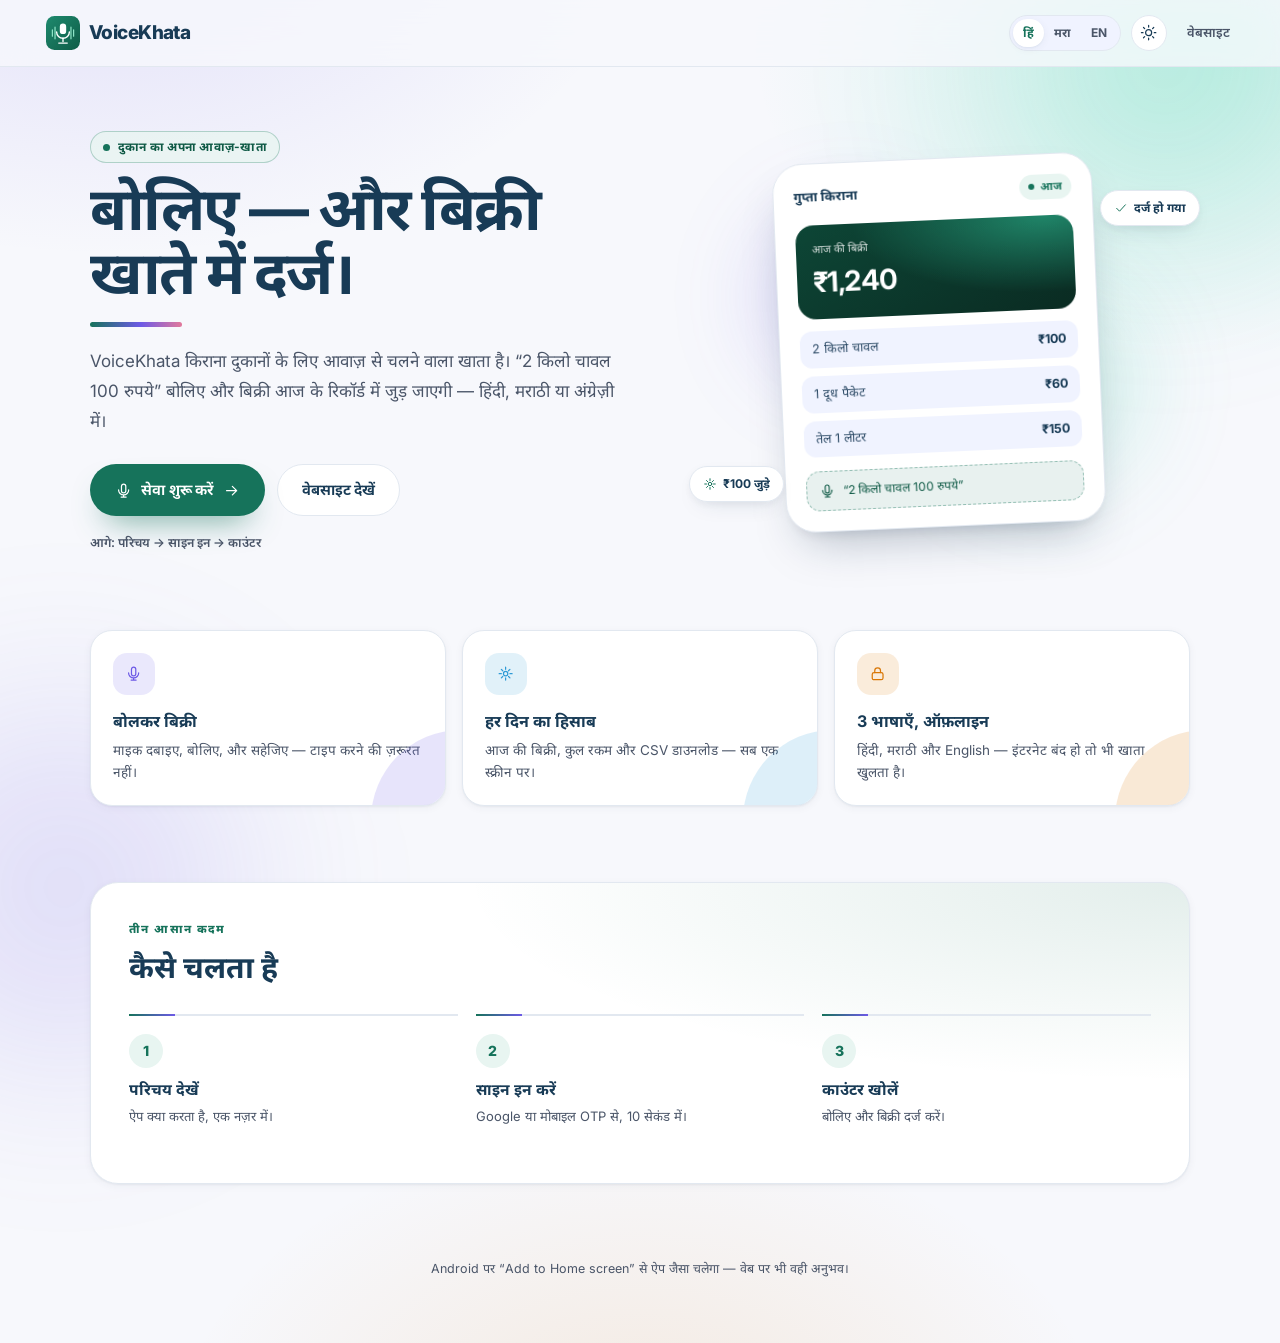
<file: web/index.html>
<!DOCTYPE html>
<html lang="hi" data-theme="light">
<head>
<meta charset="utf-8" />
<meta name="viewport" content="width=device-width, initial-scale=1, viewport-fit=cover" />
<meta name="theme-color" content="#16735B" />
<meta name="description" content="VoiceKhata — बोलकर बिक्री दर्ज करें। A voice-first sales ledger for Indian kirana shops." />
<title>VoiceKhata · खाता, अब आवाज़ से</title>
<link rel="icon" href="icons/icon.svg" type="image/svg+xml" />
<link rel="manifest" href="manifest.webmanifest" />
<link rel="preconnect" href="https://fonts.googleapis.com" />
<link rel="preconnect" href="https://fonts.gstatic.com" crossorigin />
<link href="https://fonts.googleapis.com/css2?family=Inter:wght@400;500;600;700;800&family=Noto+Sans+Devanagari:wght@400;500;600;700&display=swap" rel="stylesheet" />
<link rel="stylesheet" href="styles.css" />
</head>
<body>

<svg class="sprite" aria-hidden="true" focusable="false">
  <symbol id="i-mic" viewBox="0 0 24 24"><path d="M12 3a3 3 0 0 1 3 3v6a3 3 0 0 1-6 0V6a3 3 0 0 1 3-3Z"/><path d="M5 11a7 7 0 0 0 14 0M12 18v3M8.5 21h7"/></symbol>
  <symbol id="i-keyboard" viewBox="0 0 24 24"><rect x="2.5" y="6" width="19" height="12" rx="2.5"/><path d="M6 10h.01M9.5 10h.01M13 10h.01M16.5 10h.01M6 13.5h.01M9.5 13.5h.01M13 13.5h.01M16.5 13.5h.01M8 17h8"/></symbol>
  <symbol id="i-check" viewBox="0 0 24 24"><path d="m4.5 12.5 5 5 10-11"/></symbol>
  <symbol id="i-undo" viewBox="0 0 24 24"><path d="M4 9h9a6 6 0 0 1 0 12H7"/><path d="m4 9 4-4M4 9l4 4"/></symbol>
  <symbol id="i-download" viewBox="0 0 24 24"><path d="M12 3v12m0 0 4.5-4.5M12 15l-4.5-4.5"/><path d="M4 18.5v1A1.5 1.5 0 0 0 5.5 21h13a1.5 1.5 0 0 0 1.5-1.5v-1"/></symbol>
  <symbol id="i-settings" viewBox="0 0 24 24"><circle cx="12" cy="12" r="3.2"/><path d="M19.4 14.5a1.6 1.6 0 0 0 .33 1.77l.06.06a2 2 0 1 1-2.83 2.83l-.06-.06a1.6 1.6 0 0 0-1.77-.33 1.6 1.6 0 0 0-.97 1.47V21a2 2 0 1 1-4 0v-.11a1.6 1.6 0 0 0-1.05-1.46 1.6 1.6 0 0 0-1.77.33l-.06.06a2 2 0 1 1-2.83-2.83l.06-.06a1.6 1.6 0 0 0 .33-1.77 1.6 1.6 0 0 0-1.47-.97H3a2 2 0 1 1 0-4h.11a1.6 1.6 0 0 0 1.46-1.05 1.6 1.6 0 0 0-.33-1.77l-.06-.06a2 2 0 1 1 2.83-2.83l.06.06a1.6 1.6 0 0 0 1.77.33H9a1.6 1.6 0 0 0 .97-1.47V3a2 2 0 1 1 4 0v.11a1.6 1.6 0 0 0 .97 1.47 1.6 1.6 0 0 0 1.77-.33l.06-.06a2 2 0 1 1 2.83 2.83l-.06.06a1.6 1.6 0 0 0-.33 1.77V9a1.6 1.6 0 0 0 1.47.97H21a2 2 0 1 1 0 4h-.11a1.6 1.6 0 0 0-1.49.53Z"/></symbol>
  <symbol id="i-sun" viewBox="0 0 24 24"><circle cx="12" cy="12" r="4.2"/><path d="M12 2v2.2M12 19.8V22M2 12h2.2M19.8 12H22M4.9 4.9l1.6 1.6M17.5 17.5l1.6 1.6M19.1 4.9l-1.6 1.6M6.5 17.5l-1.6 1.6"/></symbol>
  <symbol id="i-moon" viewBox="0 0 24 24"><path d="M20 14.5A8.5 8.5 0 1 1 9.5 4a6.8 6.8 0 0 0 10.5 10.5Z"/></symbol>
  <symbol id="i-search" viewBox="0 0 24 24"><circle cx="11" cy="11" r="6.5"/><path d="m16 16 4.5 4.5"/></symbol>
  <symbol id="i-store" viewBox="0 0 24 24"><path d="M4 9.5V20h16V9.5"/><path d="M3 9.5 5 4h14l2 5.5a3 3 0 0 1-5.6 1.4 3 3 0 0 1-5.4 0A3 3 0 0 1 3 9.5Z"/><path d="M9.5 20v-4.5h5V20"/></symbol>
  <symbol id="i-package" viewBox="0 0 24 24"><path d="M12 3 3.5 7.5v9L12 21l8.5-4.5v-9L12 3Z"/><path d="M3.5 7.5 12 12l8.5-4.5M12 12v9"/></symbol>
  <symbol id="i-bulb" viewBox="0 0 24 24"><path d="M9 17.5h6M10 21h4"/><path d="M12 3a6 6 0 0 0-3.6 10.8c.5.4.85 1 .85 1.7v.5h5.5v-.5c0-.7.35-1.3.85-1.7A6 6 0 0 0 12 3Z"/></symbol>
  <symbol id="i-close" viewBox="0 0 24 24"><path d="m6 6 12 12M18 6 6 18"/></symbol>
  <symbol id="i-trash" viewBox="0 0 24 24"><path d="M4 7h16M9 7V4.5h6V7M6 7l1 13h10l1-13"/><path d="M10 11v6M14 11v6"/></symbol>
  <symbol id="i-user" viewBox="0 0 24 24"><circle cx="12" cy="8" r="3.6"/><path d="M4.5 20.5a7.5 7.5 0 0 1 15 0"/></symbol>
  <symbol id="i-spark" viewBox="0 0 24 24"><path d="M12 3v3M12 18v3M3 12h3M18 12h3M6 6l2 2M16 16l2 2M18 6l-2 2M8 16l-2 2"/><circle cx="12" cy="12" r="3"/></symbol>
  <symbol id="i-menu" viewBox="0 0 24 24"><path d="M4 7h16M4 12h16M4 17h10"/></symbol>
  <symbol id="i-arrow-left" viewBox="0 0 24 24"><path d="M19 12H5M11 6l-6 6 6 6"/></symbol>
  <symbol id="i-arrow-right" viewBox="0 0 24 24"><path d="M5 12h14M13 6l6 6-6 6"/></symbol>
  <symbol id="i-logout" viewBox="0 0 24 24"><path d="M15 4h3a2 2 0 0 1 2 2v12a2 2 0 0 1-2 2h-3"/><path d="M10 8l-4 4 4 4M6 12h9"/></symbol>
</svg>

<a class="skip" href="#entry" data-i18n="skip">Skip to sale entry</a>

<header class="topbar">
  <div class="topbar__inner">
    <div class="topbar__left">
      <button class="icon-btn menu-btn" id="menuBtn" aria-label="Menu" aria-expanded="false" aria-controls="drawer" data-i18n-label="menu">
        <svg class="ic"><use href="#i-menu"/></svg>
      </button>
      <span class="counter-pill">
        <span class="dot dot--live" aria-hidden="true"></span>
        <span data-i18n="counter">Counter 1</span>
      </span>
    </div>

    <a class="brand" href="./" aria-label="VoiceKhata">
      <img src="icons/icon.svg" alt="" width="30" height="30" />
      <span class="brand__name">VoiceKhata</span>
      <span class="brand__badge">खाता, अब आवाज़ से</span>
    </a>

    <div class="topbar__right">
      <span class="chip chip--account" id="accountChip" hidden>
        <span class="avatar avatar--sm" id="accountChipAvatar" aria-hidden="true">VK</span>
        <span id="accountChipText"></span>
        <svg class="ic"><use href="#i-arrow-right"/></svg>
      </span>
      <span class="chip chip--status" id="engineChip">
        <span class="dot" aria-hidden="true"></span>
        <span id="engineText" data-i18n="engineReady">Voice ready</span>
      </span>
    </div>
  </div>
</header>

<main class="page">

  <section class="counter-strip reveal" style="--i:0" aria-label="Counter status">
    <div class="counter-strip__id">
      <span class="counter-strip__icon"><svg class="ic"><use href="#i-store"/></svg></span>
      <div>
        <h1 class="counter-strip__title" id="shopTitle">आपका काउंटर</h1>
        <p class="counter-strip__meta">
          <span id="todayLabel">आज</span> ·
          <span id="vaultState" data-i18n="ledgerSaved">Ledger saved on this device</span>
        </p>
      </div>
    </div>
    <div class="counter-strip__right">
      <span class="chip chip--soft" id="langChip">हिंदी</span>
      <time class="clock" id="clock">--:--</time>
    </div>
  </section>

  <div class="workspace">

    <div class="col-main">

      <section class="card entry reveal" id="entry" style="--i:1" aria-labelledby="entryTitle">
        <header class="card__head">
          <div>
            <h2 class="card__title" id="entryTitle">
              <span data-i18n="entryTitle">Fast Counter Entry</span>
              <span class="tag" id="entryTag" data-i18n="entryTag">Hindi / Hinglish</span>
              <span class="tag tag--live" id="voiceTag" hidden></span>
            </h2>
            <p class="card__sub" data-i18n="entrySub">Bolkar turant parchi banayein ya keyboard se enter karein</p>
          </div>
          <div class="segmented" role="tablist" aria-label="Entry mode" data-i18n-label="entryMode">
            <span class="segmented__thumb" aria-hidden="true"></span>
            <button class="segmented__btn is-active" role="tab" aria-selected="true" aria-controls="panelVoice" id="tabVoice" data-mode="voice">
              <svg class="ic"><use href="#i-mic"/></svg><span data-i18n="voice">Voice</span>
            </button>
            <button class="segmented__btn" role="tab" aria-selected="false" aria-controls="panelManual" id="tabManual" data-mode="manual">
              <svg class="ic"><use href="#i-keyboard"/></svg><span data-i18n="manual">Manual</span>
            </button>
          </div>
        </header>

        <div class="panel is-active" id="panelVoice" role="tabpanel" aria-labelledby="tabVoice">
          <div class="mic-stage" id="micStage">
            <div class="mic-aura" aria-hidden="true"></div>
            <div class="mic-ring" aria-hidden="true"></div>
            <button class="mic-btn" id="micBtn" aria-label="Start voice recording" data-i18n-label="micStart" aria-pressed="false">
              <svg class="ic mic-btn__icon"><use href="#i-mic"/></svg>
            </button>
            <p class="mic-label" id="micLabel" aria-live="polite" data-i18n="micIdle">Tap to speak · Mic dabayein</p>
            <p class="mic-hint" id="micHint" hidden></p>
            <button class="mic-check" id="micCheck" type="button">
              <span class="mic-level" id="micLevel" aria-hidden="true"><i></i><i></i><i></i><i></i><i></i><i></i><i></i><i></i></span>
              <span class="mic-check__text" data-i18n="micCheck">Check mic</span>
            </button>
            <div class="wave" aria-hidden="true"><i></i><i></i><i></i><i></i><i></i><i></i><i></i></div>
          </div>

          <div class="studio" id="studio" hidden>
            <div class="studio__head">
              <span class="studio__badge"><svg class="ic"><use href="#i-mic"/></svg> <span data-i18n="studioHeard">Heard</span></span>
              <button class="studio__retry" id="studioRetry" type="button">
                <svg class="ic"><use href="#i-mic"/></svg> <span data-i18n="studioRetry">Speak again</span>
              </button>
            </div>
            <textarea class="studio__text" id="studioText" rows="2" aria-label="Recognised sale" data-i18n-label="studioHeard"></textarea>
            <p class="studio__hint" data-i18n="studioHint">Edit the text below, then save</p>
            <div class="studio__preview" id="studioPreview"></div>
            <div class="studio__actions">
              <button class="btn btn--ghost btn--sm" id="studioCancel" type="button" data-i18n="cancel">Cancel</button>
              <button class="btn btn--primary btn--sm" id="studioSave" type="button">
                <svg class="ic"><use href="#i-check"/></svg> <span data-i18n="saveHeard">Save</span>
              </button>
            </div>
          </div>
        </div>

        <form class="panel" id="panelManual" role="tabpanel" aria-labelledby="tabManual" novalidate>
          <label class="field">
            <span class="field__label" data-i18n="saleLabel">Sale details / बिक्री</span>
            <span class="field__row">
              <input id="saleInput" name="sale" type="text" inputmode="text" autocomplete="off"
                     placeholder="2 kilo chawal 50 rupay" data-i18n-ph="salePlaceholder" aria-describedby="saleHelp" />
              <button class="field__mic icon-btn" type="button" id="inlineMic" aria-label="Dictate sale">
                <svg class="ic"><use href="#i-mic"/></svg>
              </button>
            </span>
            <span class="field__help" id="saleHelp" data-i18n="saleHelp">Example: 2 kilo chawal 50 rupay</span>
          </label>
          <div class="preview" id="preview" aria-live="polite"></div>
          <button class="btn btn--primary btn--block" type="submit" id="saveBtn">
            <svg class="ic"><use href="#i-check"/></svg> <span data-i18n="save">Save sale</span>
          </button>
        </form>

        <div class="banner" id="banner" role="status" aria-live="polite" hidden>
          <span class="banner__icon"><svg class="ic"><use href="#i-check"/></svg></span>
          <div class="banner__body">
            <p class="banner__title" id="bannerTitle"></p>
            <p class="banner__sub" id="bannerSub"></p>
          </div>
          <button class="btn btn--ghost btn--sm" id="echoBtn" hidden>
            <svg class="ic"><use href="#i-spark"/></svg> <span data-i18n="echo">Echo</span>
          </button>
        </div>
      </section>

      <section class="card ledger reveal" style="--i:2" aria-labelledby="ledgerTitle">
        <header class="card__head">
          <div>
            <h2 class="card__title" id="ledgerTitle">
              <span data-i18n="ledgerTitle">Today's Record</span>
              <span class="tag tag--today" id="todayTag">Today</span>
            </h2>
            <p class="card__sub" data-i18n="ledgerSub">Live transactions recorded at the counter</p>
          </div>
          <button class="btn btn--ghost btn--sm export" id="exportBtn">
            <svg class="ic"><use href="#i-download"/></svg> <span data-i18n="exportCsv">Export CSV</span>
          </button>
        </header>

        <div class="metrics">
          <article class="metric metric--cash">
            <span class="metric__label" data-i18n="metricCash">Today cash</span>
            <strong class="metric__value" id="mTotal">₹0</strong>
            <span class="metric__foot" id="mShare"></span>
          </article>
          <article class="metric metric--count">
            <span class="metric__label" data-i18n="metricEntries">Entries</span>
            <strong class="metric__value" id="mEntries">0</strong>
            <span class="metric__foot" id="mItems"></span>
          </article>
          <article class="metric metric--avg">
            <span class="metric__label" data-i18n="metricAvg">Average bill</span>
            <strong class="metric__value" id="mAvg">₹0</strong>
            <span class="metric__foot" id="mMode"></span>
          </article>
        </div>

        <div class="toolbar">
          <div class="filters" role="group" aria-label="Filter entries" data-i18n-label="filterGroup">
            <button class="filter is-active" data-filter="all"><span data-i18n="filterAll">All</span> <b id="fAll">0</b></button>
            <button class="filter" data-filter="voice"><span data-i18n="filterVoice">Voice</span> <b id="fVoice">0</b></button>
            <button class="filter" data-filter="manual"><span data-i18n="filterManual">Manual</span> <b id="fManual">0</b></button>
          </div>
          <label class="search">
            <svg class="ic"><use href="#i-search"/></svg>
            <input id="searchInput" type="search" data-i18n-ph="searchPh" data-i18n-label="searchLabel" aria-label="Search entries" />
          </label>
        </div>

        <div class="table-head" aria-hidden="true">
          <span data-i18n="thTime">Time</span>
          <span data-i18n="thItem">Item</span>
          <span data-i18n="thQty">Qty &amp; rate</span>
          <span data-i18n="thSource">Source</span>
          <span class="ta-r" data-i18n="thAmount">Amount</span>
        </div>
        <ul class="rows" id="rows" aria-live="polite"></ul>

        <div class="empty" id="empty" hidden>
          <span class="empty__icon"><svg class="ic"><use href="#i-package"/></svg></span>
          <p class="empty__title" id="emptyTitle" data-i18n="emptyTitle">No sales yet</p>
          <p class="empty__sub" id="emptySub" data-i18n="emptySub">Bolo ya type karo — pehli bikri yahan dikhegi.</p>
        </div>

        <footer class="ledger__foot">
          <button class="btn btn--ghost" id="undoBtn">
            <svg class="ic"><use href="#i-undo"/></svg> <span data-i18n="undo">Undo last entry</span>
          </button>
          <span class="autosave"><span class="dot dot--live" aria-hidden="true"></span> <span data-i18n="autosave">Auto-saved on this device</span></span>
        </footer>
      </section>

      <section class="card pulse reveal" style="--i:3" aria-labelledby="pulseTitle">
        <header class="card__head">
          <div>
            <h2 class="card__title" id="pulseTitle">
              <span data-i18n="pulseTitle">Day pulse</span>
              <span class="tag tag--today" id="pulseTag">आज</span>
            </h2>
            <p class="card__sub" data-i18n="pulseSub">Today's sales at a glance</p>
          </div>
          <span class="pulse__badge" id="pulseBadge"></span>
        </header>

        <div class="pulse__chart" id="pulseChart" aria-hidden="true"></div>
        <p class="pulse__caption" data-i18n="pulseHint">Sales by hour</p>

        <div class="pulse__facts">
          <div class="pulse__fact">
            <span data-i18n="pulsePeak">Peak hour</span>
            <b id="pulsePeak">—</b>
          </div>
          <div class="pulse__fact">
            <span data-i18n="pulseTop">Top seller</span>
            <b id="pulseTop">—</b>
          </div>
          <div class="pulse__fact">
            <span data-i18n="pulseBestBill">Biggest bill</span>
            <b id="pulseBest">—</b>
          </div>
        </div>
      </section>
    </div>

    <aside class="col-side">

      <section class="card side-card reveal" id="settingsCard" style="--i:3" aria-labelledby="settingsTitle">
        <header class="side-card__head">
          <span class="side-card__icon side-card__icon--green"><svg class="ic"><use href="#i-settings"/></svg></span>
          <div>
            <h2 class="side-card__title" id="settingsTitle" data-i18n="sideSettings">Counter &amp; Voice</h2>
            <p class="side-card__sub" data-i18n="sideSettingsSub">Shopkeeper preferences</p>
          </div>
        </header>

        <div class="toggle-row">
          <div class="toggle-row__text">
            <span class="toggle-row__label" data-i18n="toggleVoice">Voice confirmation</span>
            <span class="toggle-row__sub" data-i18n="toggleVoiceSub">Speak the total after saving</span>
          </div>
          <button class="switch" id="toggleVoice" role="switch" aria-checked="true" data-i18n-label="toggleVoice" aria-label="Voice confirmation">
            <span class="switch__knob"></span>
          </button>
        </div>

        <div class="toggle-row">
          <div class="toggle-row__text">
            <span class="toggle-row__label" data-i18n="toggleTips">Quick tips</span>
            <span class="toggle-row__sub" data-i18n="toggleTipsSub">Show the coaching card</span>
          </div>
          <button class="switch" id="toggleTips" role="switch" aria-checked="true" data-i18n-label="toggleTips" aria-label="Quick tips">
            <span class="switch__knob"></span>
          </button>
        </div>

        <div class="toggle-row">
          <div class="toggle-row__text">
            <span class="toggle-row__label" data-i18n="themeLabel">Dark theme</span>
            <span class="toggle-row__sub" data-i18n="themeSub">Pure black, white text</span>
          </div>
          <button class="switch switch--theme" id="themeSwitch" role="switch" aria-checked="false" data-i18n-label="themeLabel" aria-label="Dark theme">
            <span class="switch__knob"></span>
          </button>
        </div>

        <div class="side-block">
          <p class="side-block__label" data-i18n="langLabel">Language</p>
          <div class="choice" id="langChoice" role="radiogroup" aria-label="Language" data-i18n-label="langLabel">
            <button role="radio" aria-checked="true" data-lang="hi">हिंदी</button>
            <button role="radio" aria-checked="false" data-lang="en">English</button>
            <button role="radio" aria-checked="false" data-lang="mr">मराठी</button>
          </div>
        </div>

        <div class="side-block">
          <p class="side-block__label" data-i18n="systemLabel">System</p>
          <div class="status-box">
            <div class="status-box__row">
              <span data-i18n="statusEngine">Speech engine</span>
              <span class="pill pill--ok" id="speechPill"><span class="dot"></span> <span data-i18n="statusActive">Active</span></span>
            </div>
            <div class="status-box__row status-box__row--muted">
              <span data-i18n="statusStorage">Ledger storage</span>
              <span data-i18n="statusStorageVal">This device</span>
            </div>
          </div>
        </div>

        <div class="side-block">
          <p class="side-block__label" data-i18n="dataLabel">Data</p>
          <div class="side-actions">
            <button class="btn btn--ghost btn--sm btn--block" id="exportAllBtn">
              <svg class="ic"><use href="#i-download"/></svg> <span data-i18n="exportAll">Export all entries</span>
            </button>
            <button class="btn btn--danger btn--sm btn--block" id="clearBtn">
              <svg class="ic"><use href="#i-trash"/></svg> <span data-i18n="clearAll">Clear all entries</span>
            </button>
          </div>
        </div>
      </section>

      <section class="card side-card profile reveal" style="--i:4" aria-labelledby="profileTitle">
        <header class="side-card__head">
          <span class="side-card__icon side-card__icon--navy"><svg class="ic"><use href="#i-user"/></svg></span>
          <div>
            <h2 class="side-card__title" id="profileTitle" data-i18n="profileTitle">Profile</h2>
            <p class="side-card__sub" data-i18n="profileSub">Shop account details</p>
          </div>
        </header>

        <div class="profile__row">
          <span class="avatar avatar--lg" id="profileAvatar" aria-hidden="true">VK</span>
          <div class="profile__id">
            <span class="profile__name" id="profileName">—</span>
            <span class="profile__meta" id="profileMeta">—</span>
          </div>
        </div>

        <div class="profile__facts">
          <div><span data-i18n="profilePhone">Phone</span><b id="profilePhone">—</b></div>
          <div><span data-i18n="profileCity">City</span><b id="profileCity">—</b></div>
        </div>

        <a class="btn btn--ghost btn--sm btn--block profile__account" href="account.html" id="accountLink">
          <svg class="ic"><use href="#i-user"/></svg>
          <span data-i18n="account">Account</span>
          <span class="profile__accountstate" id="accountState" data-i18n="accountSignIn">Not signed in</span>
        </a>
        <button class="btn btn--ghost btn--sm btn--block" id="editProfileBtn">
          <svg class="ic"><use href="#i-settings"/></svg> <span data-i18n="profileEdit">Edit details</span>
        </button>
      </section>

      <section class="card side-card reveal" style="--i:5" aria-labelledby="catalogTitle">
        <header class="side-card__head">
          <span class="side-card__icon side-card__icon--amber"><svg class="ic"><use href="#i-package"/></svg></span>
          <div>
            <h2 class="side-card__title" id="catalogTitle" data-i18n="catalogTitle">Kirana Catalog</h2>
            <p class="side-card__sub" data-i18n="catalogSub">Tap an item to fill the entry</p>
          </div>
        </header>
        <div class="slider">
          <button class="slider__btn slider__btn--prev" id="catalogPrev" type="button" aria-label="Previous items" data-i18n-label="catPrev">
            <svg class="ic"><use href="#i-arrow-left"/></svg>
          </button>
          <div class="catalog" id="catalog"></div>
          <button class="slider__btn slider__btn--next" id="catalogNext" type="button" aria-label="Next items" data-i18n-label="catNext">
            <svg class="ic"><use href="#i-arrow-right"/></svg>
          </button>
        </div>
      </section>

      <section class="card side-card tips reveal" id="tipsCard" style="--i:6" aria-labelledby="tipsTitle">
        <header class="side-card__head">
          <span class="side-card__icon side-card__icon--amber"><svg class="ic"><use href="#i-bulb"/></svg></span>
          <div>
            <h2 class="side-card__title" id="tipsTitle" data-i18n="tipsTitle">Counter speech tips</h2>
            <p class="side-card__sub" data-i18n="tipsSub">Speed up customer checkout</p>
          </div>
        </header>
        <ul class="tips__list">
          <li><svg class="ic"><use href="#i-check"/></svg> <span data-i18n="tip1">Always say the amount.</span></li>
          <li><svg class="ic"><use href="#i-check"/></svg> <span data-i18n="tip2">Devanagari digits work automatically.</span></li>
          <li><svg class="ic"><use href="#i-check"/></svg> <span data-i18n="tip3">Hindi, Marathi and English all parse.</span></li>
        </ul>
        <p class="hotkey"><kbd>Space</kbd> <span data-i18n="hotkey">to start / stop recording</span></p>
      </section>
    </aside>
  </div>

  <footer class="footer">
    <span data-i18n="footer">VoiceKhata Kirana Suite</span>
    <span class="footer__right">
      <span class="dot dot--live"></span>
      <a href="site/" data-i18n="footerSite">Website</a>
      <span aria-hidden="true">·</span>
      <span data-i18n="footerLocal">Offline ready</span>
    </span>
  </footer>
</main>

<div class="scrim" id="profileScrim" hidden></div>
<section class="modal" id="profileModal" role="dialog" aria-modal="true" aria-labelledby="profileModalTitle" hidden>
  <header class="modal__head">
    <h2 class="modal__title" id="profileModalTitle" data-i18n="profileTitle">Profile</h2>
    <button class="icon-btn icon-btn--ghost" id="profileClose" aria-label="Close">
      <svg class="ic"><use href="#i-close"/></svg>
    </button>
  </header>
  <form class="modal__body" id="profileForm">
    <label class="field field--stack">
      <span class="field__label" data-i18n="formName">Your name</span>
      <input id="fName" type="text" autocomplete="name" data-i18n-ph="formNamePh" placeholder="Ramesh Gupta" />
    </label>
    <label class="field field--stack">
      <span class="field__label" data-i18n="formShop">Shop name</span>
      <input id="fShop" type="text" autocomplete="organization" data-i18n-ph="formShopPh" placeholder="Gupta General Store" />
    </label>
    <label class="field field--stack">
      <span class="field__label" data-i18n="formPhone">Phone</span>
      <input id="fPhone" type="tel" inputmode="tel" autocomplete="tel" data-i18n-ph="formPhonePh" placeholder="98765 43210" />
    </label>
    <label class="field field--stack">
      <span class="field__label" data-i18n="formCity">City</span>
      <input id="fCity" type="text" autocomplete="address-level2" data-i18n-ph="formCityPh" placeholder="Jaipur" />
    </label>
    <div class="modal__actions">
      <button class="btn btn--ghost" type="button" id="profileCancel" data-i18n="cancel">Cancel</button>
      <button class="btn btn--primary" type="submit" data-i18n="saveProfile">Save details</button>
    </div>
  </form>
</section>

<div class="scrim scrim--drawer" id="drawerScrim" hidden></div>
<aside class="drawer" id="drawer" aria-hidden="true" aria-label="Menu" data-i18n-label="menu">
  <header class="drawer__head">
    <a class="brand" href="./">
      <img src="icons/icon.svg" alt="" width="28" height="28" />
      <span class="brand__name">VoiceKhata</span>
    </a>
    <button class="icon-btn icon-btn--ghost" id="drawerClose" aria-label="Close" data-i18n-label="close">
      <svg class="ic"><use href="#i-close"/></svg>
    </button>
  </header>

  <a class="drawer__account" href="account.html" id="drawerAccount">
    <span class="avatar avatar--lg" id="drawerAvatar">VK</span>
    <span class="drawer__account-text">
      <b id="drawerName">Guest</b>
      <small id="drawerMeta" data-i18n="accountSignIn">Sign in to save your shop</small>
    </span>
    <svg class="ic drawer__chev"><use href="#i-arrow-right"/></svg>
  </a>

  <div class="drawer__block">
    <p class="drawer__label"><svg class="ic"><use href="#i-settings"/></svg> <span data-i18n="quickSettings">Quick settings</span></p>
    <div class="toggle-row drawer__toggle">
      <div class="toggle-row__text">
        <span class="toggle-row__label" data-i18n="themeLabel">Dark theme</span>
        <span class="toggle-row__sub" data-i18n="themeSub">Pure black, white text</span>
      </div>
      <button class="switch" id="drawerTheme" role="switch" aria-checked="false" aria-label="Dark theme" data-i18n-label="themeLabel"><span class="switch__knob"></span></button>
    </div>
    <div class="choice choice--drawer" id="drawerLang" role="radiogroup" aria-label="Language" data-i18n-label="langLabel">
      <button role="radio" aria-checked="true" data-lang="hi">हिंदी</button>
      <button role="radio" aria-checked="false" data-lang="en">English</button>
      <button role="radio" aria-checked="false" data-lang="mr">मराठी</button>
    </div>
  </div>

  <nav class="drawer__nav" aria-label="Menu">
    <button class="drawer__item" id="drawerSettingsBtn" type="button">
      <span class="drawer__item-icon"><svg class="ic"><use href="#i-settings"/></svg></span>
      <span data-i18n="sideSettings">Counter &amp; Voice</span>
      <svg class="ic drawer__chev"><use href="#i-arrow-right"/></svg>
    </button>
    <button class="drawer__item" id="drawerHelpBtn" type="button">
      <span class="drawer__item-icon"><svg class="ic"><use href="#i-bulb"/></svg></span>
      <span data-i18n="tipsTitle">Counter speech tips</span>
      <svg class="ic drawer__chev"><use href="#i-arrow-right"/></svg>
    </button>
    <button class="drawer__item" id="drawerExportBtn" type="button">
      <span class="drawer__item-icon"><svg class="ic"><use href="#i-download"/></svg></span>
      <span data-i18n="exportAll">Export all entries</span>
    </button>
    <button class="drawer__item drawer__item--danger" id="drawerSignOut" type="button" hidden>
      <span class="drawer__item-icon"><svg class="ic"><use href="#i-logout"/></svg></span>
      <span data-i18n="signOut">Sign out</span>
    </button>
  </nav>

  <p class="drawer__foot"><span class="dot dot--live" aria-hidden="true"></span> <span data-i18n="footerLocal">Offline ready</span> · v2.1</p>
</aside>

<div class="toasts" id="toasts" aria-live="polite" aria-atomic="false"></div>

<script src="config.js"></script>
<script src="app.js" type="module"></script>
</body>
</html>
</file>
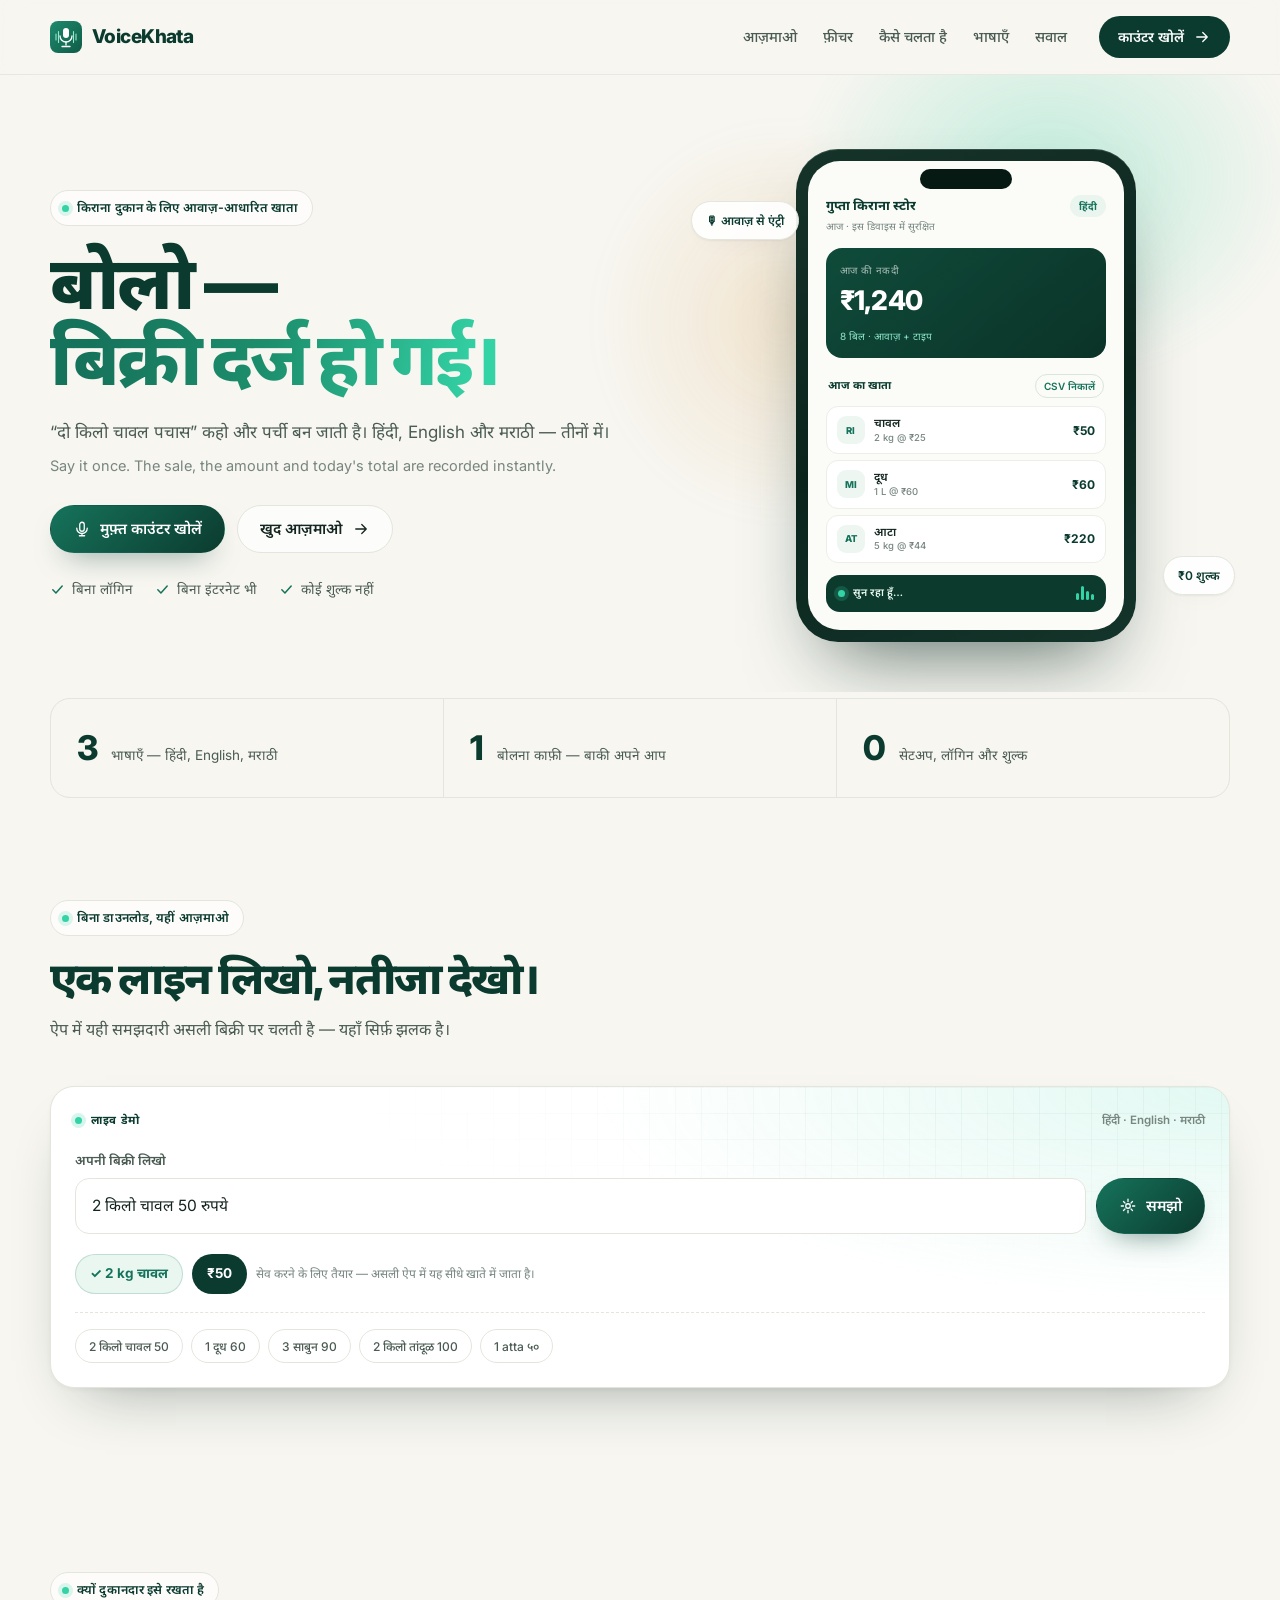
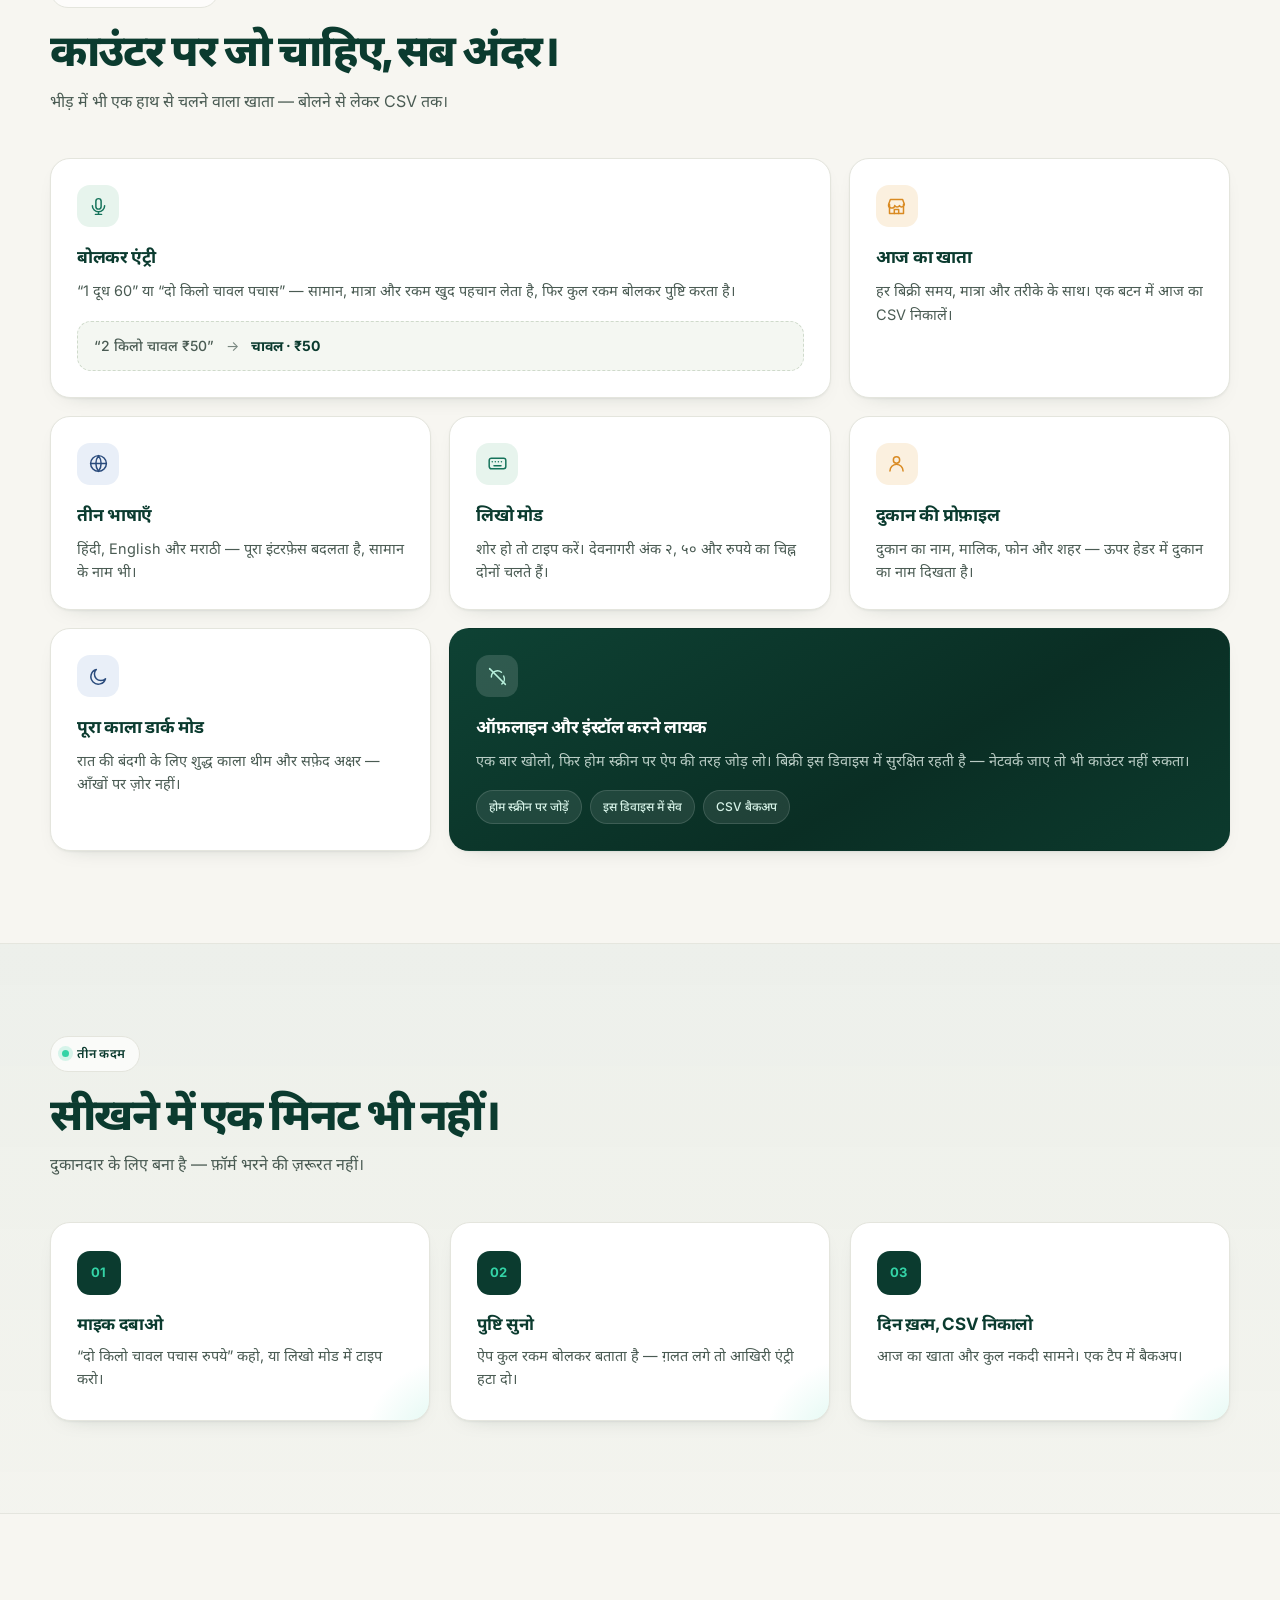
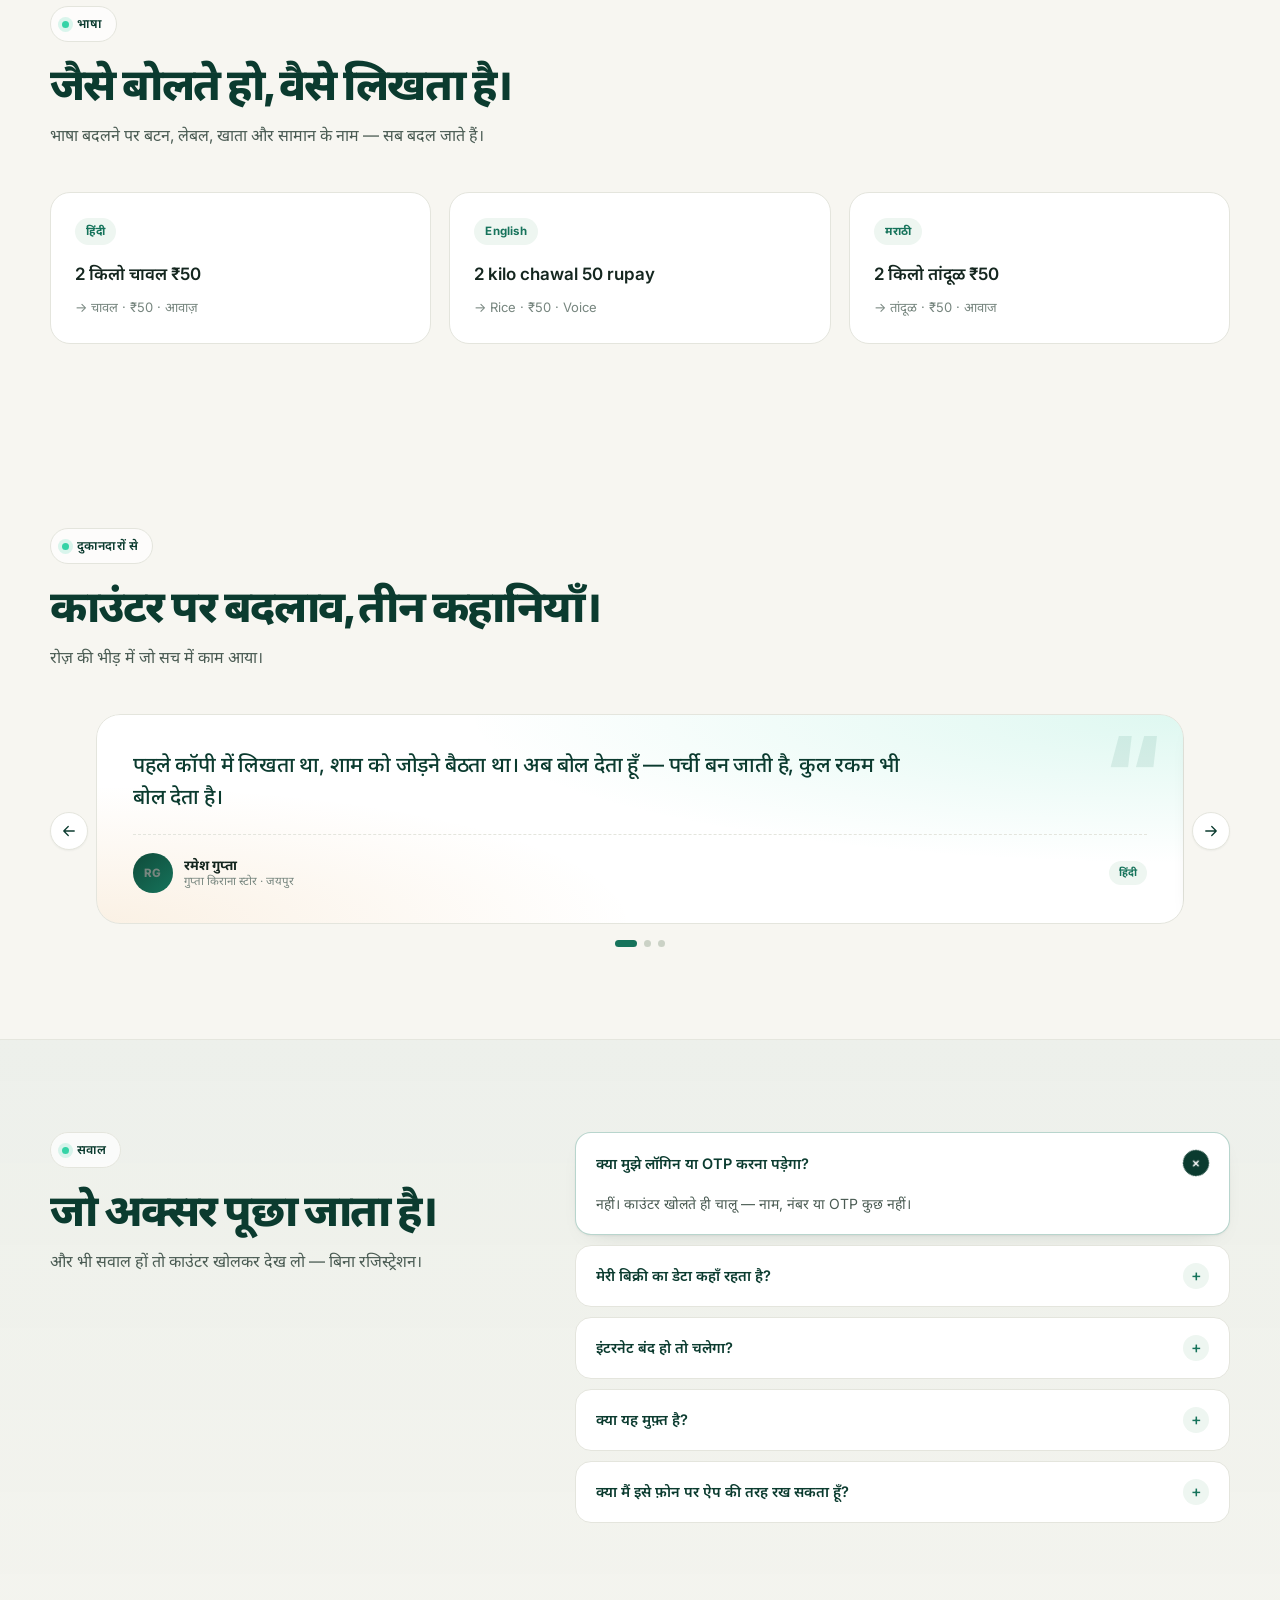
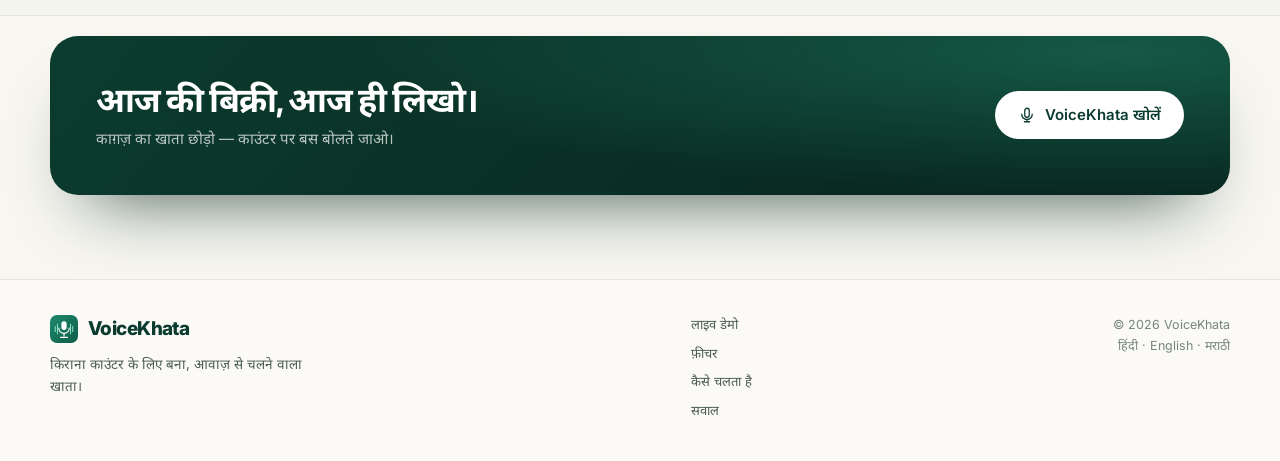
<file: web/site/index.html>
<!DOCTYPE html>
<html lang="hi">
<head>
<meta charset="utf-8" />
<meta name="viewport" content="width=device-width, initial-scale=1" />
<meta name="theme-color" content="#0B3B2F" />
<meta name="description" content="VoiceKhata — किराना दुकान के लिए आवाज़ से चलने वाला खाता। बोलो, बिक्री दर्ज हो गई। A voice-first sales ledger for kirana shops." />
<title>VoiceKhata — बोलो, बिक्री दर्ज हो गई</title>
<link rel="icon" href="../icons/icon.svg" type="image/svg+xml" />
<link rel="preconnect" href="https://fonts.googleapis.com" />
<link rel="preconnect" href="https://fonts.gstatic.com" crossorigin />
<link href="https://fonts.googleapis.com/css2?family=Inter:wght@400;500;600;700;800&family=Noto+Sans+Devanagari:wght@400;500;600;700&display=swap" rel="stylesheet" />
<link rel="stylesheet" href="site.css" />
</head>
<body>

<div class="progress" id="progress" aria-hidden="true"></div>

<svg class="sprite" aria-hidden="true" focusable="false">
  <symbol id="i-mic" viewBox="0 0 24 24"><path d="M12 3a3 3 0 0 1 3 3v6a3 3 0 0 1-6 0V6a3 3 0 0 1 3-3Z"/><path d="M5 11a7 7 0 0 0 14 0M12 18v3M8.5 21h7"/></symbol>
  <symbol id="i-check" viewBox="0 0 24 24"><path d="m4.5 12.5 5 5 10-11"/></symbol>
  <symbol id="i-arrow" viewBox="0 0 24 24"><path d="M5 12h14M13 6l6 6-6 6"/></symbol>
  <symbol id="i-keyboard" viewBox="0 0 24 24"><rect x="2.5" y="6" width="19" height="12" rx="2.5"/><path d="M6 10h.01M9.5 10h.01M13 10h.01M16.5 10h.01M8 14.5h8"/></symbol>
  <symbol id="i-download" viewBox="0 0 24 24"><path d="M12 3v12m0 0 4.5-4.5M12 15l-4.5-4.5"/><path d="M4 18.5v1A1.5 1.5 0 0 0 5.5 21h13a1.5 1.5 0 0 0 1.5-1.5v-1"/></symbol>
  <symbol id="i-moon" viewBox="0 0 24 24"><path d="M20 14.5A8.5 8.5 0 1 1 9.5 4a6.8 6.8 0 0 0 10.5 10.5Z"/></symbol>
  <symbol id="i-user" viewBox="0 0 24 24"><circle cx="12" cy="8" r="3.6"/><path d="M4.5 20.5a7.5 7.5 0 0 1 15 0"/></symbol>
  <symbol id="i-store" viewBox="0 0 24 24"><path d="M4 9.5V20h16V9.5"/><path d="M3 9.5 5 4h14l2 5.5a3 3 0 0 1-5.6 1.4 3 3 0 0 1-5.4 0A3 3 0 0 1 3 9.5Z"/><path d="M9.5 20v-4.5h5V20"/></symbol>
  <symbol id="i-globe" viewBox="0 0 24 24"><circle cx="12" cy="12" r="9"/><path d="M3 12h18M12 3a15 15 0 0 1 0 18 15 15 0 0 1 0-18Z"/></symbol>
  <symbol id="i-offline" viewBox="0 0 24 24"><path d="M5 12.5a7 7 0 0 1 11.5-5.4M19 11.5a7 7 0 0 1-2 9"/><path d="m3 3 18 18"/></symbol>
  <symbol id="i-spark" viewBox="0 0 24 24"><path d="M12 3v3M12 18v3M3 12h3M18 12h3M6 6l2 2M16 16l2 2M18 6l-2 2M8 16l-2 2"/><circle cx="12" cy="12" r="3"/></symbol>
</svg>

<header class="nav" id="nav">
  <div class="shell nav__inner">
    <a class="brand" href="../">
      <img src="../icons/icon.svg" alt="" width="32" height="32" />
      <span class="brand__name">VoiceKhata</span>
    </a>
    <nav class="nav__links" id="navLinks" aria-label="Primary">
      <a href="#demo">आज़माओ</a>
      <a href="#features">फ़ीचर</a>
      <a href="#how">कैसे चलता है</a>
      <a href="#languages">भाषाएँ</a>
      <a href="#faq">सवाल</a>
    </nav>
    <a class="btn btn--dark btn--sm nav__cta" href="../">
      काउंटर खोलें
      <svg class="ic"><use href="#i-arrow"/></svg>
    </a>
    <button class="nav__toggle" id="navToggle" aria-expanded="false" aria-controls="navLinks" aria-label="Menu">
      <span></span><span></span><span></span>
    </button>
  </div>
</header>

<main>

  <!-- HERO -->
  <section class="hero">
    <div class="hero__glow" aria-hidden="true"></div>
    <div class="shell hero__grid">
      <div class="hero__copy">
        <p class="eyebrow reveal" style="--i:0">
          <span class="dot"></span> किराना दुकान के लिए आवाज़-आधारित खाता
        </p>
        <h1 class="hero__title reveal" style="--i:1">
          बोलो —<br />
          <span class="grad">बिक्री दर्ज हो गई।</span>
        </h1>
        <p class="hero__sub reveal" style="--i:2">
          “दो किलो चावल पचास” कहो और पर्ची बन जाती है। हिंदी, English और मराठी — तीनों में।
          <span class="hero__sub-en">Say it once. The sale, the amount and today's total are recorded instantly.</span>
        </p>
        <div class="hero__actions reveal" style="--i:3">
          <a class="btn btn--primary" href="../">
            <svg class="ic"><use href="#i-mic"/></svg>
            मुफ़्त काउंटर खोलें
          </a>
          <a class="btn btn--ghost" href="#demo">
            खुद आज़माओ
            <svg class="ic"><use href="#i-arrow"/></svg>
          </a>
        </div>
        <ul class="hero__proof reveal" style="--i:4">
          <li><svg class="ic"><use href="#i-check"/></svg> बिना लॉगिन</li>
          <li><svg class="ic"><use href="#i-check"/></svg> बिना इंटरनेट भी</li>
          <li><svg class="ic"><use href="#i-check"/></svg> कोई शुल्क नहीं</li>
        </ul>
      </div>

      <div class="hero__stage reveal" style="--i:2" aria-hidden="true">
        <div class="phone">
          <div class="phone__notch"></div>
          <div class="phone__screen">
            <div class="mini__top">
              <div>
                <p class="mini__shop">गुप्ता किराना स्टोर</p>
                <p class="mini__meta">आज · इस डिवाइस में सुरक्षित</p>
              </div>
              <span class="mini__chip">हिंदी</span>
            </div>

            <div class="mini__cash">
              <span>आज की नकदी</span>
              <strong>₹1,240</strong>
              <span class="mini__badge">8 बिल · आवाज़ + टाइप</span>
            </div>

            <div class="mini__legend">
              <span>आज का खाता</span>
              <span>CSV निकालें</span>
            </div>

            <ul class="mini__rows">
              <li>
                <span class="mini__avatar">RI</span>
                <span class="mini__name">चावल<small>2 kg @ ₹25</small></span>
                <span class="mini__amt">₹50</span>
              </li>
              <li>
                <span class="mini__avatar">MI</span>
                <span class="mini__name">दूध<small>1 L @ ₹60</small></span>
                <span class="mini__amt">₹60</span>
              </li>
              <li>
                <span class="mini__avatar">AT</span>
                <span class="mini__name">आटा<small>5 kg @ ₹44</small></span>
                <span class="mini__amt">₹220</span>
              </li>
            </ul>

            <div class="mini__mic">
              <span class="mini__mic-dot"></span>
              <span>सुन रहा हूँ…</span>
              <span class="mini__wave"><i></i><i></i><i></i><i></i></span>
            </div>
          </div>
        </div>
        <span class="float float--1">🎙 आवाज़ से एंट्री</span>
        <span class="float float--2">₹0 शुल्क</span>
      </div>
    </div>
  </section>

  <!-- STATS -->
  <section class="stats">
    <div class="shell stats__grid">
      <div class="stat reveal"><b data-count="3">0</b><span>भाषाएँ — हिंदी, English, मराठी</span></div>
      <div class="stat reveal" style="--i:1"><b data-count="1">0</b><span>बोलना काफ़ी — बाकी अपने आप</span></div>
      <div class="stat reveal" style="--i:2"><b data-count="0">0</b><span>सेटअप, लॉगिन और शुल्क</span></div>
    </div>
  </section>

  <!-- LIVE DEMO -->
  <section class="section demo" id="demo">
    <div class="shell">
      <header class="section__head">
        <p class="eyebrow"><span class="dot"></span> बिना डाउनलोड, यहीं आज़माओ</p>
        <h2 class="section__title">एक लाइन लिखो, नतीजा देखो।</h2>
        <p class="section__sub">ऐप में यही समझदारी असली बिक्री पर चलती है — यहाँ सिर्फ़ झलक है।</p>
      </header>

      <div class="demo__card reveal">
        <div class="demo__head">
          <span class="demo__dot"></span>
          <span>लाइव डेमो</span>
          <span class="demo__hint">हिंदी · English · मराठी</span>
        </div>
        <label class="demo__label" for="demoInput">अपनी बिक्री लिखो</label>
        <div class="demo__row">
          <input id="demoInput" type="text" value="2 किलो चावल 50 रुपये" autocomplete="off" spellcheck="false" />
          <button class="btn btn--primary" id="demoBtn" type="button">
            <svg class="ic"><use href="#i-spark"/></svg>
            समझो
          </button>
        </div>
        <div class="demo__out" id="demoOut" aria-live="polite"></div>
        <div class="demo__chips" id="demoChips">
          <button type="button">2 किलो चावल 50</button>
          <button type="button">1 दूध 60</button>
          <button type="button">3 साबुन 90</button>
          <button type="button">2 किलो तांदूळ 100</button>
          <button type="button">1 atta ५०</button>
        </div>
      </div>
    </div>
  </section>

  <!-- FEATURES -->
  <section class="section" id="features">
    <div class="shell">
      <header class="section__head">
        <p class="eyebrow"><span class="dot"></span> क्यों दुकानदार इसे रखता है</p>
        <h2 class="section__title">काउंटर पर जो चाहिए, सब अंदर।</h2>
        <p class="section__sub">भीड़ में भी एक हाथ से चलने वाला खाता — बोलने से लेकर CSV तक।</p>
      </header>

      <div class="cards">
        <article class="card card--wide reveal">
          <span class="card__icon card__icon--green"><svg class="ic"><use href="#i-mic"/></svg></span>
          <h3>बोलकर एंट्री</h3>
          <p>“1 दूध 60” या “दो किलो चावल पचास” — सामान, मात्रा और रकम खुद पहचान लेता है, फिर कुल रकम बोलकर पुष्टि करता है।</p>
          <div class="sample">
            <span class="sample__quote">“2 किलो चावल ₹50”</span>
            <span class="sample__arrow">→</span>
            <span class="sample__out">चावल · ₹50</span>
          </div>
        </article>

        <article class="card reveal" style="--i:1">
          <span class="card__icon card__icon--amber"><svg class="ic"><use href="#i-store"/></svg></span>
          <h3>आज का खाता</h3>
          <p>हर बिक्री समय, मात्रा और तरीके के साथ। एक बटन में आज का CSV निकालें।</p>
        </article>

        <article class="card reveal" style="--i:2">
          <span class="card__icon card__icon--navy"><svg class="ic"><use href="#i-globe"/></svg></span>
          <h3>तीन भाषाएँ</h3>
          <p>हिंदी, English और मराठी — पूरा इंटरफ़ेस बदलता है, सामान के नाम भी।</p>
        </article>

        <article class="card reveal" style="--i:3">
          <span class="card__icon card__icon--green"><svg class="ic"><use href="#i-keyboard"/></svg></span>
          <h3>लिखो मोड</h3>
          <p>शोर हो तो टाइप करें। देवनागरी अंक २, ५० और रुपये का चिह्न दोनों चलते हैं।</p>
        </article>

        <article class="card reveal" style="--i:4">
          <span class="card__icon card__icon--amber"><svg class="ic"><use href="#i-user"/></svg></span>
          <h3>दुकान की प्रोफ़ाइल</h3>
          <p>दुकान का नाम, मालिक, फोन और शहर — ऊपर हेडर में दुकान का नाम दिखता है।</p>
        </article>

        <article class="card reveal" style="--i:5">
          <span class="card__icon card__icon--navy"><svg class="ic"><use href="#i-moon"/></svg></span>
          <h3>पूरा काला डार्क मोड</h3>
          <p>रात की बंदगी के लिए शुद्ध काला थीम और सफ़ेद अक्षर — आँखों पर ज़ोर नहीं।</p>
        </article>

        <article class="card card--wide card--dark reveal" style="--i:6">
          <span class="card__icon card__icon--light"><svg class="ic"><use href="#i-offline"/></svg></span>
          <h3>ऑफ़लाइन और इंस्टॉल करने लायक</h3>
          <p>एक बार खोलो, फिर होम स्क्रीन पर ऐप की तरह जोड़ लो। बिक्री इस डिवाइस में सुरक्षित रहती है — नेटवर्क जाए तो भी काउंटर नहीं रुकता।</p>
          <div class="pills">
            <span>होम स्क्रीन पर जोड़ें</span>
            <span>इस डिवाइस में सेव</span>
            <span>CSV बैकअप</span>
          </div>
        </article>
      </div>
    </div>
  </section>

  <!-- HOW -->
  <section class="section section--tint" id="how">
    <div class="shell">
      <header class="section__head">
        <p class="eyebrow"><span class="dot"></span> तीन कदम</p>
        <h2 class="section__title">सीखने में एक मिनट भी नहीं।</h2>
        <p class="section__sub">दुकानदार के लिए बना है — फ़ॉर्म भरने की ज़रूरत नहीं।</p>
      </header>

      <ol class="steps">
        <li class="step reveal">
          <span class="step__no">01</span>
          <h3>माइक दबाओ</h3>
          <p>“दो किलो चावल पचास रुपये” कहो, या लिखो मोड में टाइप करो।</p>
        </li>
        <li class="step reveal" style="--i:1">
          <span class="step__no">02</span>
          <h3>पुष्टि सुनो</h3>
          <p>ऐप कुल रकम बोलकर बताता है — ग़लत लगे तो आखिरी एंट्री हटा दो।</p>
        </li>
        <li class="step reveal" style="--i:2">
          <span class="step__no">03</span>
          <h3>दिन ख़त्म, CSV निकालो</h3>
          <p>आज का खाता और कुल नकदी सामने। एक टैप में बैकअप।</p>
        </li>
      </ol>
    </div>
  </section>

  <!-- LANGUAGES -->
  <section class="section" id="languages">
    <div class="shell">
      <header class="section__head">
        <p class="eyebrow"><span class="dot"></span> भाषा</p>
        <h2 class="section__title">जैसे बोलते हो, वैसे लिखता है।</h2>
        <p class="section__sub">भाषा बदलने पर बटन, लेबल, खाता और सामान के नाम — सब बदल जाते हैं।</p>
      </header>

      <div class="langs">
        <article class="lang reveal">
          <span class="lang__tag">हिंदी</span>
          <p class="lang__line">2 किलो चावल ₹50</p>
          <span class="lang__out">→ चावल · ₹50 · आवाज़</span>
        </article>
        <article class="lang reveal" style="--i:1">
          <span class="lang__tag">English</span>
          <p class="lang__line">2 kilo chawal 50 rupay</p>
          <span class="lang__out">→ Rice · ₹50 · Voice</span>
        </article>
        <article class="lang reveal" style="--i:2">
          <span class="lang__tag">मराठी</span>
          <p class="lang__line">2 किलो तांदूळ ₹50</p>
          <span class="lang__out">→ तांदूळ · ₹50 · आवाज</span>
        </article>
      </div>
    </div>
  </section>

  <!-- STORIES SLIDER -->
  <section class="section" id="stories">
    <div class="shell">
      <header class="section__head">
        <p class="eyebrow"><span class="dot"></span> दुकानदारों से</p>
        <h2 class="section__title">काउंटर पर बदलाव, तीन कहानियाँ।</h2>
        <p class="section__sub">रोज़ की भीड़ में जो सच में काम आया।</p>
      </header>

      <div class="tst" id="tst">
        <button class="tst__nav tst__nav--prev" id="tstPrev" type="button" aria-label="Previous story">
          <svg class="ic"><use href="#i-arrow"/></svg>
        </button>

        <div class="tst__viewport">
          <div class="tst__track" id="tstTrack">
            <article class="tst__slide">
              <div class="tst__quote">“</div>
              <p class="tst__text">पहले कॉपी में लिखता था, शाम को जोड़ने बैठता था। अब बोल देता हूँ — पर्ची बन जाती है, कुल रकम भी बोल देता है।</p>
              <div class="tst__person">
                <span class="tst__avatar">RG</span>
                <div><b>रमेश गुप्ता</b><span>गुप्ता किराना स्टोर · जयपुर</span></div>
                <span class="tst__tag">हिंदी</span>
              </div>
            </article>

            <article class="tst__slide">
              <div class="tst__quote">“</div>
              <p class="tst__text">ग्राहक की भीड़ में एक हाथ से बिक्री लिखी जाती है। देवनागरी अंक २, ५० भी समझ लेता है — यही सबसे अच्छा लगा।</p>
              <div class="tst__person">
                <span class="tst__avatar">SP</span>
                <div><b>सुनीता पाटिल</b><span>पाटिल किराणा · पुणे</span></div>
                <span class="tst__tag">मराठी</span>
              </div>
            </article>

            <article class="tst__slide">
              <div class="tst__quote">“</div>
              <p class="tst__text">रोज़ शाम को CSV निकालकर WhatsApp पर भेज देता हूँ। हिसाब साफ़, और काग़ज़ का खाता पूरा बंद।</p>
              <div class="tst__person">
                <span class="tst__avatar">AK</span>
                <div><b>अनवर खान</b><span>खान जनरल स्टोर · भोपाल</span></div>
                <span class="tst__tag">English</span>
              </div>
            </article>
          </div>
        </div>

        <button class="tst__nav tst__nav--next" id="tstNext" type="button" aria-label="Next story">
          <svg class="ic"><use href="#i-arrow"/></svg>
        </button>
        <div class="tst__dots" id="tstDots" role="tablist" aria-label="Stories"></div>
      </div>
    </div>
  </section>

  <!-- FAQ -->
  <section class="section section--tint" id="faq">
    <div class="shell faq__grid">
      <header class="section__head faq__head">
        <p class="eyebrow"><span class="dot"></span> सवाल</p>
        <h2 class="section__title">जो अक्सर पूछा जाता है।</h2>
        <p class="section__sub">और भी सवाल हों तो काउंटर खोलकर देख लो — बिना रजिस्ट्रेशन।</p>
      </header>

      <div class="faq">
        <details class="faq__item" open>
          <summary>क्या मुझे लॉगिन या OTP करना पड़ेगा?<span class="faq__icon">+</span></summary>
          <p>नहीं। काउंटर खोलते ही चालू — नाम, नंबर या OTP कुछ नहीं।</p>
        </details>
        <details class="faq__item">
          <summary>मेरी बिक्री का डेटा कहाँ रहता है?<span class="faq__icon">+</span></summary>
          <p>आपके ब्राउज़र में, इसी डिवाइस पर। जब चाहें <strong>Export CSV</strong> से बैकअप निकाल लें — फ़ाइल Excel या Google Sheets में खुलती है।</p>
        </details>
        <details class="faq__item">
          <summary>इंटरनेट बंद हो तो चलेगा?<span class="faq__icon">+</span></summary>
          <p>खाता, टाइप एंट्री और CSV — हाँ, ऑफ़लाइन चलते हैं। आवाज़ पहचानने के लिए ब्राउज़र की स्पीच सेवा इंटरनेट चाहती है; तब लिखो मोड काम आता है।</p>
        </details>
        <details class="faq__item">
          <summary>क्या यह मुफ़्त है?<span class="faq__icon">+</span></summary>
          <p>हाँ — कोई सब्सक्रिप्शन, कोई ट्रायल, कोई विज्ञापन नहीं।</p>
        </details>
        <details class="faq__item">
          <summary>क्या मैं इसे फ़ोन पर ऐप की तरह रख सकता हूँ?<span class="faq__icon">+</span></summary>
          <p>Chrome में साइट खोलकर <strong>Add to Home screen</strong> चुनें — होम स्क्रीन से फुल-स्क्रीन ऐप की तरह चलेगा।</p>
        </details>
      </div>
    </div>
  </section>

  <!-- CTA -->
  <section class="cta">
    <div class="shell cta__inner">
      <div>
        <h2>आज की बिक्री, आज ही लिखो।</h2>
        <p>काग़ज़ का खाता छोड़ो — काउंटर पर बस बोलते जाओ।</p>
      </div>
      <a class="btn btn--light" href="../">
        <svg class="ic"><use href="#i-mic"/></svg>
        VoiceKhata खोलें
      </a>
    </div>
  </section>

</main>

<footer class="foot">
  <div class="shell foot__grid">
    <div class="foot__brand">
      <div class="brand">
        <img src="../icons/icon.svg" alt="" width="28" height="28" />
        <span class="brand__name">VoiceKhata</span>
      </div>
      <p class="foot__note">किराना काउंटर के लिए बना, आवाज़ से चलने वाला खाता।</p>
    </div>
    <nav class="foot__links" aria-label="Footer">
      <a href="#demo">लाइव डेमो</a>
      <a href="#features">फ़ीचर</a>
      <a href="#how">कैसे चलता है</a>
      <a href="#faq">सवाल</a>
    </nav>
    <p class="foot__meta">© <span id="year">2026</span> VoiceKhata<br />हिंदी · English · मराठी</p>
  </div>
</footer>

<script>
  document.getElementById("year").textContent = new Date().getFullYear();

  /* ---------- scroll progress ---------- */
  const progress = document.getElementById("progress");
  const paintProgress = () => {
    const max = document.documentElement.scrollHeight - window.innerHeight;
    progress.style.transform = `scaleX(${max > 0 ? Math.min(1, window.scrollY / max) : 0})`;
  };
  paintProgress();
  window.addEventListener("scroll", paintProgress, { passive: true });

  /* ---------- mobile nav ---------- */
  const nav = document.getElementById("nav");
  const navToggle = document.getElementById("navToggle");
  navToggle.addEventListener("click", () => {
    const open = nav.classList.toggle("nav--open");
    navToggle.setAttribute("aria-expanded", String(open));
  });
  document.querySelectorAll("#navLinks a").forEach((link) =>
    link.addEventListener("click", () => {
      nav.classList.remove("nav--open");
      navToggle.setAttribute("aria-expanded", "false");
    })
  );

  /* ---------- reveal + counters ---------- */
  const countUp = (node) => {
    const target = Number(node.dataset.count || 0);
    if (!target) { node.textContent = "0"; return; }
    const start = performance.now();
    const tick = (now) => {
      const p = Math.min(1, (now - start) / 750);
      node.textContent = String(Math.round(target * (1 - Math.pow(1 - p, 3))));
      if (p < 1) requestAnimationFrame(tick);
    };
    requestAnimationFrame(tick);
  };

  const observer = "IntersectionObserver" in window
    ? new IntersectionObserver((entries) => {
        entries.forEach((entry) => {
          if (!entry.isIntersecting) return;
          entry.target.classList.add("is-in");
          entry.target.querySelectorAll("[data-count]").forEach(countUp);
          observer.unobserve(entry.target);
        });
      }, { rootMargin: "0px 0px -8% 0px", threshold: 0.12 })
    : null;

  document.querySelectorAll(".reveal").forEach((el) => {
    if (observer) observer.observe(el);
    else {
      el.classList.add("is-in");
      el.querySelectorAll("[data-count]").forEach(countUp);
    }
  });

  /* ---------- live demo parser ---------- */
  const ITEMS = [
    { name: "चावल", words: ["chawal", "rice", "चावल", "तांदूळ", "tandul"] },
    { name: "आटा", words: ["atta", "wheat", "flour", "आटा", "पीठ"] },
    { name: "दूध", words: ["doodh", "milk", "दूध"] },
    { name: "चीनी", words: ["cheeni", "sugar", "चीनी", "साखर"] },
    { name: "नमक", words: ["namak", "salt", "नमक", "मीठ"] },
    { name: "तेल", words: ["tel", "oil", "तेल"] },
    { name: "दाल", words: ["dal", "daal", "lentils", "दाल", "डाळ"] },
    { name: "चाय", words: ["chai", "tea", "चाय", "चहा"] },
    { name: "साबुन", words: ["sabun", "soap", "साबुन", "साबण"] },
    { name: "बिस्कुट", words: ["biscuit", "बिस्कुट", "बिस्कीट"] },
  ];
  const NUMBERS = { ek: 1, do: 2, teen: 3, char: 4, chaar: 4, paanch: 5, panch: 5, chhe: 6, saat: 7, aath: 8, nau: 9, das: 10, "एक": 1, "दो": 2, "तीन": 3, "चार": 4, "पांच": 5, "पाँच": 5, "छह": 6, "सात": 7, "आठ": 8, "नौ": 9, "दस": 10 };
  const UNITS = [
    { words: ["kilo", "kg", "किलो"], label: "kg" },
    { words: ["litre", "liter", "ltr", "लीटर", "लिटर"], label: "L" },
    { words: ["packet", "pkt", "पैकेट"], label: "pkt" },
    { words: ["piece", "pc", "पीस", "नग"], label: "pc" },
  ];
  const deva = { "०": "0", "१": "1", "२": "2", "३": "3", "४": "4", "५": "5", "६": "6", "७": "7", "८": "8", "९": "9" };

  const demoInput = document.getElementById("demoInput");
  const demoOut = document.getElementById("demoOut");

  function parseDemo(raw) {
    const text = String(raw || "")
      .replace(/[०-९]/g, (d) => deva[d])
      .replace(/[₹$]/g, " ")
      .replace(/(\d),(\d)/g, "$1$2")
      .toLowerCase()
      .trim();
    if (!text) return { ok: false, reason: "empty" };
    const item = ITEMS.find((entry) => entry.words.some((w) => text.includes(w)));
    const tokens = text.split(/[^0-9a-z\u0900-\u097F]+/i).filter(Boolean);
    const nums = tokens.map((t) => (/^\d+(\.\d+)?$/.test(t) ? Number(t) : NUMBERS[t])).filter((n) => n !== undefined);
    if (!item) return { ok: false, reason: "item" };
    if (!nums.length) return { ok: false, reason: "amount" };
    const unit = UNITS.find((u) => u.words.some((w) => tokens.includes(w)));
    const qty = nums.length > 1 ? nums[0] : 1;
    const amount = nums.length > 1 ? nums[1] : nums[0];
    return { ok: true, item: item.name, qty, amount, unit: unit ? unit.label : "" };
  }

  function renderDemo() {
    const result = parseDemo(demoInput.value);
    if (!result.ok) {
      const message = result.reason === "empty"
        ? "पहले कुछ लिखो — जैसे “2 किलो चावल 50”।"
        : "सामान, मात्रा या रकम साफ़ लिखो — जैसे “1 दूध 60”।";
      demoOut.innerHTML = `<span class="demo__chip is-bad">${message}</span>`;
      return;
    }
    demoOut.innerHTML = `
      <span class="demo__chip">✓ ${result.qty}${result.unit ? " " + result.unit : ""} ${result.item}</span>
      <span class="demo__chip demo__chip--money">₹${result.amount}</span>
      <span class="demo__note">सेव करने के लिए तैयार — असली ऐप में यह सीधे खाते में जाता है।</span>`;
  }

  document.getElementById("demoBtn").addEventListener("click", renderDemo);
  demoInput.addEventListener("input", renderDemo);
  document.querySelectorAll("#demoChips button").forEach((chip) => {
    chip.addEventListener("click", () => {
      demoInput.value = chip.textContent;
      renderDemo();
      demoInput.focus();
    });
  });
  renderDemo();

  /* ---------- stories slider ---------- */
  const track = document.getElementById("tstTrack");
  const slides = Array.from(track.children);
  const dots = document.getElementById("tstDots");
  const reduced = window.matchMedia("(prefers-reduced-motion: reduce)").matches;
  let index = 0;
  let auto = null;

  slides.forEach((_, i) => {
    const dot = document.createElement("button");
    dot.type = "button";
    dot.setAttribute("role", "tab");
    dot.setAttribute("aria-label", `Story ${i + 1}`);
    dot.addEventListener("click", () => { go(i); restart(); });
    dots.appendChild(dot);
  });

  function go(next) {
    index = (next + slides.length) % slides.length;
    track.style.transform = `translateX(-${index * 100}%)`;
    Array.from(dots.children).forEach((dot, i) => {
      dot.classList.toggle("is-active", i === index);
      dot.setAttribute("aria-selected", String(i === index));
    });
    slides.forEach((slide, i) => slide.setAttribute("aria-hidden", String(i !== index)));
  }

  function restart() {
    if (reduced) return;
    clearInterval(auto);
    auto = setInterval(() => go(index + 1), 6500);
  }

  document.getElementById("tstPrev").addEventListener("click", () => { go(index - 1); restart(); });
  document.getElementById("tstNext").addEventListener("click", () => { go(index + 1); restart(); });
  const tst = document.getElementById("tst");
  tst.addEventListener("mouseenter", () => clearInterval(auto));
  tst.addEventListener("mouseleave", restart);
  tst.addEventListener("focusin", () => clearInterval(auto));
  tst.addEventListener("focusout", restart);
  go(0);
  restart();
</script>
</body>
</html>
</file>
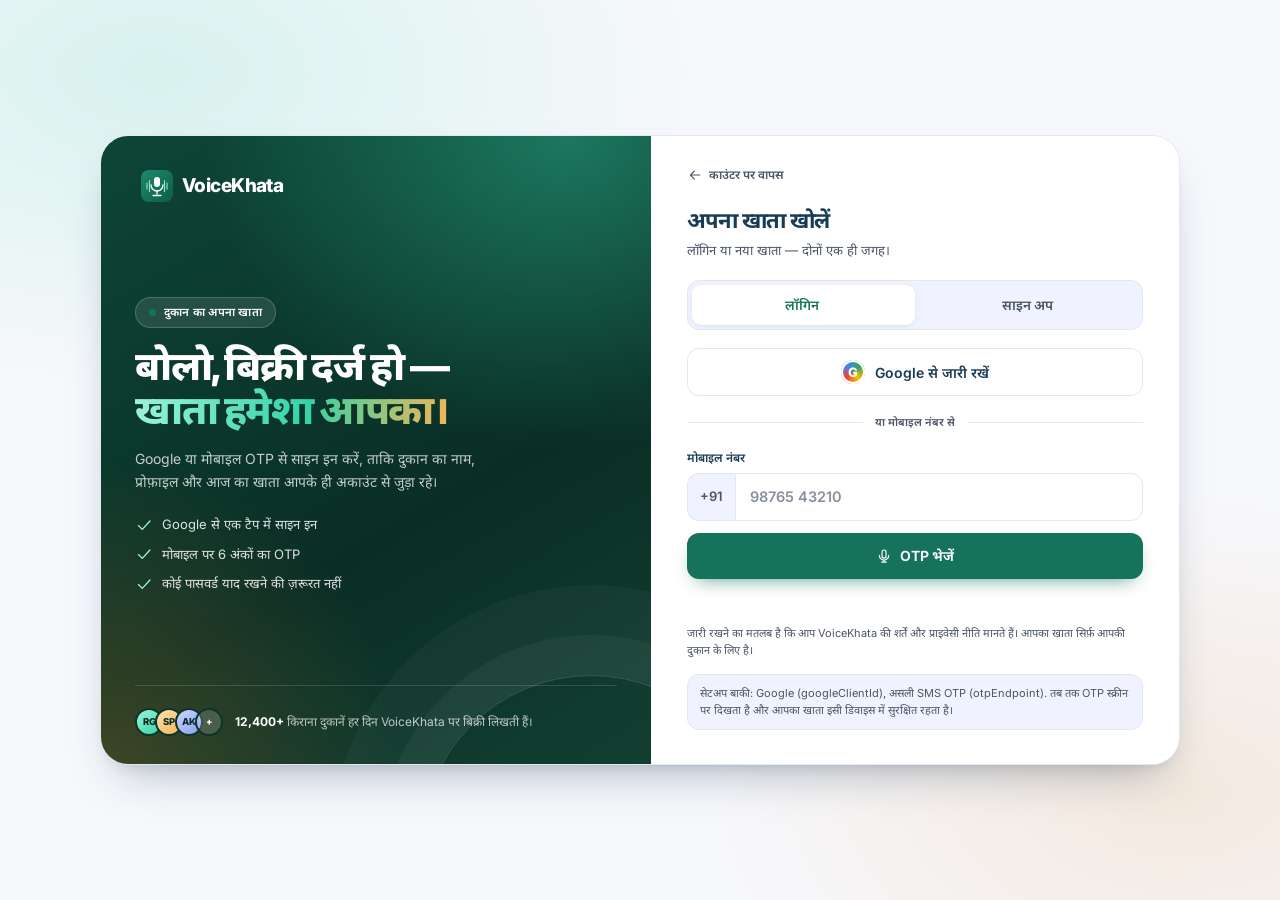
<file: web/account.html>
<!DOCTYPE html>
<html lang="hi" data-theme="light">
<head>
<meta charset="utf-8" />
<meta name="viewport" content="width=device-width, initial-scale=1" />
<meta name="theme-color" content="#16735B" />
<meta name="description" content="VoiceKhata account — Google sign-in or mobile OTP to keep your shop ledger safe." />
<title>खाता खोलें · VoiceKhata</title>
<link rel="icon" href="icons/icon.svg" type="image/svg+xml" />
<link rel="preconnect" href="https://fonts.googleapis.com" />
<link rel="preconnect" href="https://fonts.gstatic.com" crossorigin />
<link href="https://fonts.googleapis.com/css2?family=Inter:wght@400;500;600;700;800&family=Noto+Sans+Devanagari:wght@400;500;600;700&display=swap" rel="stylesheet" />
<link rel="stylesheet" href="styles.css" />
<link rel="stylesheet" href="account.css" />
</head>
<body class="auth-body">

<main class="auth">
  <section class="auth__panel">
    <a class="brand auth__brand" href="./">
      <img src="icons/icon.svg" alt="" width="32" height="32" />
      <span class="brand__name">VoiceKhata</span>
    </a>

    <div class="auth__pitch">
      <p class="auth__eyebrow"><span class="dot dot--live"></span> दुकान का अपना खाता</p>
      <h1>बोलो, बिक्री दर्ज हो —<br /><span>खाता हमेशा आपका।</span></h1>
      <p class="auth__sub">
        Google या मोबाइल OTP से साइन इन करें, ताकि दुकान का नाम, प्रोफ़ाइल और आज का खाता
        आपके ही अकाउंट से जुड़ा रहे।
      </p>
      <ul class="auth__list">
        <li><svg class="ic"><use href="#i-check"/></svg> Google से एक टैप में साइन इन</li>
        <li><svg class="ic"><use href="#i-check"/></svg> मोबाइल पर 6 अंकों का OTP</li>
        <li><svg class="ic"><use href="#i-check"/></svg> कोई पासवर्ड याद रखने की ज़रूरत नहीं</li>
      </ul>
    </div>

    <div class="auth__proof">
      <div class="auth__avatars"><span>RG</span><span>SP</span><span>AK</span><span>+</span></div>
      <p><b>12,400+</b> किराना दुकानें हर दिन VoiceKhata पर बिक्री लिखती हैं।</p>
    </div>
  </section>

  <section class="auth__card">
    <a class="auth__back" href="./">
      <svg class="ic"><use href="#i-arrow-left"/></svg> काउंटर पर वापस
    </a>

    <div class="auth__signed" id="signedIn" hidden>
      <span class="avatar avatar--lg auth__avatar" id="signedAvatar">VK</span>
      <h2>आप साइन इन हैं</h2>
      <p class="auth__signedmeta" id="signedMeta"></p>
      <div class="auth__signedactions">
        <a class="btn btn--primary btn--block" href="./">काउंटर खोलें</a>
        <button class="btn btn--ghost btn--block" id="signOutBtn" type="button">साइन आउट</button>
      </div>
    </div>

    <div id="authFlow">
      <header class="auth__head">
        <h2>अपना खाता खोलें</h2>
        <p>लॉगिन या नया खाता — दोनों एक ही जगह।</p>
      </header>

      <div class="auth__tabs" role="tablist" aria-label="Login or sign up">
        <button class="auth__tab is-active" id="tabLogin" role="tab" aria-selected="true" aria-controls="paneLogin" type="button">लॉगिन</button>
        <button class="auth__tab" id="tabSignup" role="tab" aria-selected="false" aria-controls="paneSignup" type="button">साइन अप</button>
        <span class="auth__thumb" aria-hidden="true"></span>
      </div>

      <button class="google-btn" id="googleBtn" type="button">
        <span class="google-btn__g" aria-hidden="true">G</span>
        <span>Google से जारी रखें</span>
      </button>
      <div id="googleSlot" class="google-slot" hidden></div>

      <div class="auth__divider"><span>या मोबाइल नंबर से</span></div>

      <form id="authForm" novalidate>
        <div class="auth__signupfields" id="signupFields" hidden>
          <label class="auth__field">
            <span>आपका नाम</span>
            <input id="authName" type="text" autocomplete="name" placeholder="रमेश गुप्ता" />
          </label>
          <label class="auth__field">
            <span>दुकान का नाम</span>
            <input id="authShop" type="text" autocomplete="organization" placeholder="गुप्ता किराना स्टोर" />
          </label>
        </div>

        <label class="auth__field">
          <span>मोबाइल नंबर</span>
          <span class="auth__phone">
            <b>+91</b>
            <input id="authPhone" type="tel" inputmode="numeric" maxlength="10" autocomplete="tel-national" placeholder="98765 43210" />
          </span>
        </label>

        <button class="btn btn--primary btn--block" id="sendOtp" type="submit">
          <svg class="ic"><use href="#i-mic"/></svg>
          <span id="sendOtpText">OTP भेजें</span>
        </button>

        <div class="auth__otp" id="otpStep" hidden>
          <p class="auth__otplabel">6 अंकों का OTP डालें <b id="otpPhone"></b></p>
          <div class="auth__otpinputs" id="otpInputs">
            <input inputmode="numeric" maxlength="1" aria-label="OTP digit 1" />
            <input inputmode="numeric" maxlength="1" aria-label="OTP digit 2" />
            <input inputmode="numeric" maxlength="1" aria-label="OTP digit 3" />
            <input inputmode="numeric" maxlength="1" aria-label="OTP digit 4" />
            <input inputmode="numeric" maxlength="1" aria-label="OTP digit 5" />
            <input inputmode="numeric" maxlength="1" aria-label="OTP digit 6" />
          </div>
          <p class="auth__demo" id="otpNote" hidden></p>
          <div class="auth__otpactions">
            <button class="btn btn--ghost btn--sm" id="resendOtp" type="button" disabled>फिर भेजें <span id="resendTimer">30s</span></button>
            <button class="btn btn--primary btn--sm" id="verifyOtp" type="button">वेरिफ़ाई करें</button>
          </div>
        </div>

        <p class="auth__msg" id="formMsg" role="status" aria-live="polite"></p>
      </form>

      <p class="auth__terms">
        जारी रखने का मतलब है कि आप VoiceKhata की शर्तें और प्राइवेसी नीति मानते हैं।
        आपका खाता सिर्फ़ आपकी दुकान के लिए है।
      </p>
    </div>

    <p class="auth__config" id="configNote" hidden></p>
  </section>
</main>

<svg class="sprite" aria-hidden="true" focusable="false">
  <symbol id="i-check" viewBox="0 0 24 24"><path d="m4.5 12.5 5 5 10-11"/></symbol>
  <symbol id="i-mic" viewBox="0 0 24 24"><path d="M12 3a3 3 0 0 1 3 3v6a3 3 0 0 1-6 0V6a3 3 0 0 1 3-3Z"/><path d="M5 11a7 7 0 0 0 14 0M12 18v3M8.5 21h7"/></symbol>
  <symbol id="i-arrow-left" viewBox="0 0 24 24"><path d="M19 12H5M11 6l-6 6 6 6"/></symbol>
</svg>

<script src="config.js"></script>
<script src="account.js"></script>
</body>
</html>
</file>
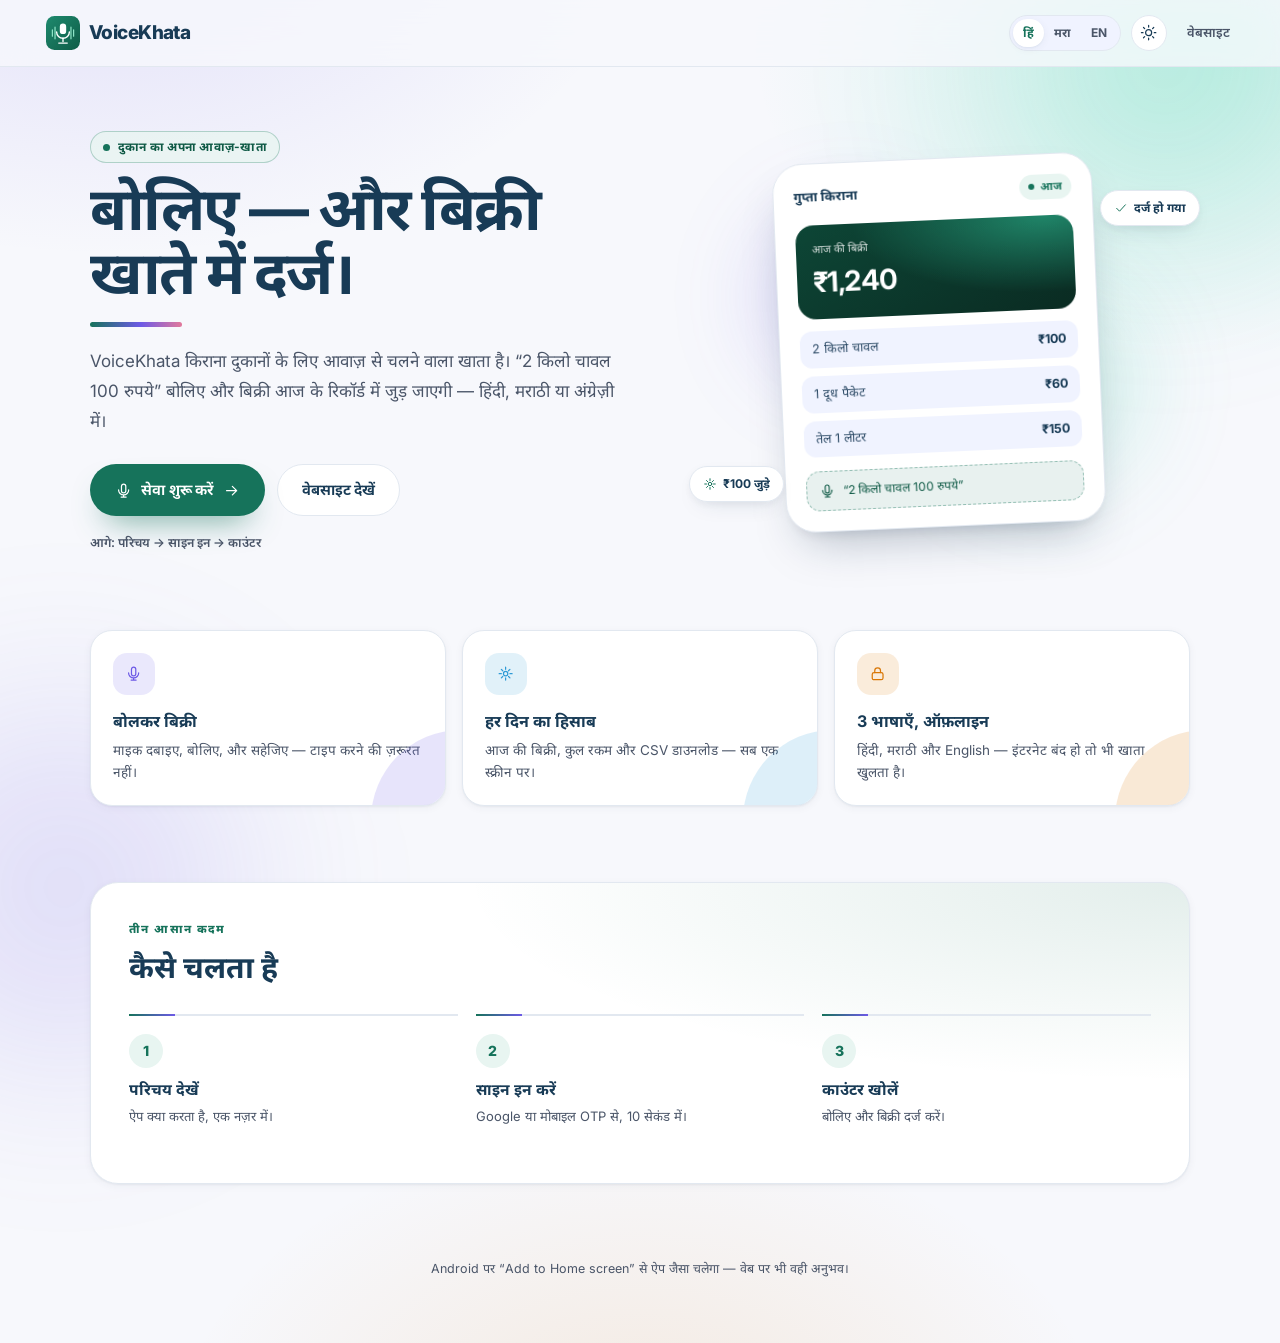
<file: web/welcome.html>
<!DOCTYPE html>
<html lang="hi" data-theme="light">
<head>
<meta charset="utf-8" />
<meta name="viewport" content="width=device-width, initial-scale=1, viewport-fit=cover" />
<meta name="theme-color" content="#16735B" />
<meta name="description" content="VoiceKhata — बोलकर बिक्री दर्ज करें। परिचय देखें, साइन इन करें, और अपना काउंटर खोलें।" />
<title>स्वागत है · VoiceKhata</title>
<link rel="icon" href="icons/icon.svg" type="image/svg+xml" />
<link rel="manifest" href="manifest.webmanifest" />
<link rel="preconnect" href="https://fonts.googleapis.com" />
<link rel="preconnect" href="https://fonts.gstatic.com" crossorigin />
<link href="https://fonts.googleapis.com/css2?family=Inter:wght@400;500;600;700;800&family=Noto+Sans+Devanagari:wght@400;500;600;700&display=swap" rel="stylesheet" />
<link rel="stylesheet" href="styles.css" />
<link rel="stylesheet" href="welcome.css" />
</head>
<body class="welcome-body">

<svg class="sprite" aria-hidden="true" focusable="false">
  <symbol id="i-check" viewBox="0 0 24 24"><path d="m4.5 12.5 5 5 10-11"/></symbol>
  <symbol id="i-mic" viewBox="0 0 24 24"><path d="M12 3a3 3 0 0 1 3 3v6a3 3 0 0 1-6 0V6a3 3 0 0 1 3-3Z"/><path d="M5 11a7 7 0 0 0 14 0M12 18v3M8.5 21h7"/></symbol>
  <symbol id="i-arrow-right" viewBox="0 0 24 24"><path d="M5 12h14M13 6l6 6-6 6"/></symbol>
  <symbol id="i-arrow-left" viewBox="0 0 24 24"><path d="M19 12H5M11 6l-6 6 6 6"/></symbol>
  <symbol id="i-spark" viewBox="0 0 24 24"><path d="M12 3v3M12 18v3M3 12h3M18 12h3M6 6l2 2M16 16l2 2M18 6l-2 2M8 16l-2 2"/><circle cx="12" cy="12" r="3"/></symbol>
  <symbol id="i-sun" viewBox="0 0 24 24"><circle cx="12" cy="12" r="4.2"/><path d="M12 2v2.2M12 19.8V22M2 12h2.2M19.8 12H22M4.9 4.9l1.6 1.6M17.5 17.5l1.6 1.6M19.1 4.9l-1.6 1.6M6.5 17.5l-1.6 1.6"/></symbol>
  <symbol id="i-moon" viewBox="0 0 24 24"><path d="M20 14.5A8.5 8.5 0 1 1 9.5 4a6.8 6.8 0 0 0 10.5 10.5Z"/></symbol>
  <symbol id="i-lock" viewBox="0 0 24 24"><rect x="4.5" y="10.5" width="15" height="10" rx="2.5"/><path d="M8 10.5V8a4 4 0 0 1 8 0v2.5"/></symbol>
</svg>

<header class="w-top">
  <a class="brand" href="./welcome.html">
    <img src="icons/icon.svg" alt="" width="34" height="34" />
    <span class="brand__name">VoiceKhata</span>
  </a>
  <div class="w-top__actions">
    <div class="w-langs" id="welcomeLang" role="group" aria-label="Language">
      <button type="button" data-lang="hi" aria-checked="true">हिं</button>
      <button type="button" data-lang="mr" aria-checked="false">मरा</button>
      <button type="button" data-lang="en" aria-checked="false">EN</button>
    </div>
    <button class="w-theme" id="welcomeTheme" type="button" aria-label="Theme">
      <svg class="ic" id="themeSun"><use href="#i-sun"/></svg>
      <svg class="ic" id="themeMoon" hidden><use href="#i-moon"/></svg>
    </button>
    <a class="w-site-link" href="site/" data-i18n="navSite">वेबसाइट</a>
  </div>
</header>

<main class="w-main">

  <!-- ==================== 1 · introduction ==================== -->
  <section class="w-intro" id="introView">
    <div class="w-hero">
      <div class="w-hero__copy">
        <p class="w-eyebrow"><span class="dot dot--live"></span> <span data-i18n="eyebrow">दुकान का अपना आवाज़-खाता</span></p>
        <h1 class="w-title" data-i18n="heroTitle">बोलिए — और बिक्री खाते में दर्ज।</h1>
        <p class="w-sub" data-i18n="heroSub">
          VoiceKhata किराना दुकानों के लिए आवाज़ से चलने वाला खाता है। “2 किलो चावल 100 रुपये”
          बोलिए और बिक्री आज के रिकॉर्ड में जुड़ जाएगी — हिंदी, मराठी या अंग्रेज़ी में।
        </p>
        <div class="w-cta">
          <button class="btn btn--primary w-btn-lg" id="startService" type="button">
            <svg class="ic"><use href="#i-mic"/></svg>
            <span data-i18n="start">सेवा शुरू करें</span>
            <svg class="ic"><use href="#i-arrow-right"/></svg>
          </button>
          <a class="btn btn--ghost w-btn-lg" href="site/" data-i18n="seeSite">वेबसाइट देखें</a>
        </div>
        <p class="w-flow"><span data-i18n="flowNote">आगे: परिचय → साइन इन → काउंटर</span></p>
      </div>

      <div class="w-art" aria-hidden="true">
        <span class="w-blob w-blob--a"></span>
        <span class="w-blob w-blob--b"></span>
        <div class="w-phone">
          <div class="w-phone__top">
            <span class="w-phone__shop" data-i18n="mockShop">गुप्ता किराना</span>
            <span class="w-phone__live"><i></i><span data-i18n="mockLive">आज</span></span>
          </div>
          <div class="w-phone__total">
            <small data-i18n="mockTotal">आज की बिक्री</small>
            <b>₹1,240</b>
          </div>
          <ul class="w-phone__rows">
            <li><span data-i18n="mockRow1">2 किलो चावल</span><b>₹100</b></li>
            <li><span data-i18n="mockRow2">1 दूध पैकेट</span><b>₹60</b></li>
            <li><span data-i18n="mockRow3">तेल 1 लीटर</span><b>₹150</b></li>
          </ul>
          <div class="w-phone__bubble"><svg class="ic"><use href="#i-mic"/></svg><span>“2 किलो चावल 100 रुपये”</span></div>
        </div>
        <span class="w-chip w-chip--one"><svg class="ic"><use href="#i-check"/></svg> <span data-i18n="mockChip1">दर्ज हो गया</span></span>
        <span class="w-chip w-chip--two"><svg class="ic"><use href="#i-spark"/></svg> <span data-i18n="mockChip2">₹100 जुड़े</span></span>
      </div>
    </div>

    <div class="w-features">
      <article class="w-card w-card--violet">
        <span class="w-card__icon"><svg class="ic"><use href="#i-mic"/></svg></span>
        <h3 data-i18n="f1t">बोलकर बिक्री</h3>
        <p data-i18n="f1s">माइक दबाइए, बोलिए, और सहेजिए — टाइप करने की ज़रूरत नहीं।</p>
      </article>
      <article class="w-card w-card--sky">
        <span class="w-card__icon"><svg class="ic"><use href="#i-spark"/></svg></span>
        <h3 data-i18n="f2t">हर दिन का हिसाब</h3>
        <p data-i18n="f2s">आज की बिक्री, कुल रकम और CSV डाउनलोड — सब एक स्क्रीन पर।</p>
      </article>
      <article class="w-card w-card--sun">
        <span class="w-card__icon"><svg class="ic"><use href="#i-lock"/></svg></span>
        <h3 data-i18n="f3t">3 भाषाएँ, ऑफ़लाइन</h3>
        <p data-i18n="f3s">हिंदी, मराठी और English — इंटरनेट बंद हो तो भी खाता खुलता है।</p>
      </article>
    </div>

    <section class="w-steps" aria-labelledby="howTitle">
      <p class="w-section__eyebrow" data-i18n="howSub">तीन आसान कदम</p>
      <h2 id="howTitle" data-i18n="howTitle">कैसे चलता है</h2>
      <ol class="w-steps__grid">
        <li>
          <span class="w-step__num">1</span>
          <h3 data-i18n="s1t">परिचय देखें</h3>
          <p data-i18n="s1s">ऐप क्या करता है, एक नज़र में।</p>
        </li>
        <li>
          <span class="w-step__num">2</span>
          <h3 data-i18n="s2t">साइन इन करें</h3>
          <p data-i18n="s2s">Google या मोबाइल OTP से, 10 सेकंड में।</p>
        </li>
        <li>
          <span class="w-step__num">3</span>
          <h3 data-i18n="s3t">काउंटर खोलें</h3>
          <p data-i18n="s3s">बोलिए और बिक्री दर्ज करें।</p>
        </li>
      </ol>
    </section>

    <p class="w-foot" data-i18n="foot">
      Android पर “Add to Home screen” से ऐप जैसा चलेगा — वेब पर भी वही अनुभव।
    </p>
  </section>

  <!-- ==================== 2 · sign in ==================== -->
  <section class="w-auth" id="authView" hidden>
    <button class="w-back" id="backIntro" type="button">
      <svg class="ic"><use href="#i-arrow-left"/></svg> <span data-i18n="back">परिचय</span>
    </button>

    <div class="w-auth__card">
      <p class="w-eyebrow"><span class="dot dot--live"></span> <span data-i18n="step2">स्टेप 2 · साइन इन</span></p>
      <h2 id="authTitle" data-i18n="authTitle">अपना खाता जोड़ें</h2>
      <p class="w-auth__sub" data-i18n="authSub">सिर्फ़ 10 सेकंड — कोई पासवर्ड नहीं।</p>

      <div class="w-tabs" role="tablist" aria-label="Login or sign up">
        <button class="is-active" id="tabLogin" type="button" role="tab" aria-selected="true" data-i18n="tabLogin">लॉगिन</button>
        <button id="tabSignup" type="button" role="tab" aria-selected="false" data-i18n="tabSignup">नया खाता</button>
      </div>

      <button class="w-google" id="googleBtn" type="button">
        <svg class="w-google__g" viewBox="0 0 48 48" aria-hidden="true">
          <path fill="#EA4335" d="M24 9.5c3.5 0 6.6 1.2 9 3.5l6.7-6.7C35.6 2.4 30.2 0 24 0 14.6 0 6.5 5.4 2.6 13.2l7.8 6.1C12.3 13.3 17.6 9.5 24 9.5Z"/>
          <path fill="#4285F4" d="M46.1 24.5c0-1.6-.1-2.8-.4-4.1H24v8.4h12.5c-.3 2.1-1.6 5.2-4.5 7.3l7.6 5.9c4.5-4.2 6.5-10.2 6.5-17.5Z"/>
          <path fill="#FBBC05" d="M10.4 28.7A14.6 14.6 0 0 1 9.6 24c0-1.6.3-3.2.8-4.7l-7.8-6.1A24 24 0 0 0 0 24c0 3.9.9 7.5 2.6 10.8l7.8-6.1Z"/>
          <path fill="#34A853" d="M24 48c6.5 0 11.9-2.1 15.9-5.9l-7.6-5.9c-2 1.4-4.8 2.4-8.3 2.4-6.4 0-11.7-3.8-13.6-9.9l-7.8 6.1C6.5 42.6 14.6 48 24 48Z"/>
        </svg>
        <span data-i18n="google">Google से जारी रखें</span>
      </button>
      <div class="w-google-slot" id="googleSlot" hidden></div>

      <p class="w-or"><span data-i18n="orPhone">या मोबाइल नंबर से</span></p>

      <form id="authForm" novalidate>
        <div class="w-signup" id="signupFields" hidden>
          <label class="w-field">
            <span data-i18n="nameLabel">आपका नाम</span>
            <input id="authName" type="text" autocomplete="name" placeholder="रमेश गुप्ता" />
          </label>
          <label class="w-field">
            <span data-i18n="shopLabel">दुकान का नाम</span>
            <input id="authShop" type="text" autocomplete="organization" placeholder="गुप्ता किराना" />
          </label>
        </div>
        <label class="w-field">
          <span data-i18n="phoneLabel">मोबाइल नंबर</span>
          <span class="w-phone-input">
            <b>+91</b>
            <input id="authPhone" type="tel" inputmode="numeric" autocomplete="tel-national" maxlength="10" placeholder="9876543210" aria-describedby="phoneHelp" />
          </span>
          <small id="phoneHelp" data-i18n="phoneHelp">10 अंक, 6–9 से शुरू होने वाला नंबर</small>
        </label>
        <button class="btn btn--primary w-btn-block" id="sendOtp" type="submit" data-i18n="sendOtp">OTP भेजें</button>
      </form>

      <form id="otpForm" hidden>
        <p class="w-otp__meta">
          <span data-i18n="codeSent">OTP भेजा गया</span>
          <b id="otpPhone"></b>
          <button class="w-link" id="changePhone" type="button" data-i18n="changePhone">बदलें</button>
        </p>
        <div class="w-otp" id="otpInputs">
          <input inputmode="numeric" maxlength="1" aria-label="OTP 1" />
          <input inputmode="numeric" maxlength="1" aria-label="OTP 2" />
          <input inputmode="numeric" maxlength="1" aria-label="OTP 3" />
          <input inputmode="numeric" maxlength="1" aria-label="OTP 4" />
          <input inputmode="numeric" maxlength="1" aria-label="OTP 5" />
          <input inputmode="numeric" maxlength="1" aria-label="OTP 6" />
        </div>
        <p class="w-otp__note" id="otpNote" hidden></p>
        <button class="btn btn--primary w-btn-block" id="verifyOtp" type="button" data-i18n="verify">OTP सत्यापित करें</button>
        <div class="w-otp__row">
          <button class="w-link" id="resendOtp" type="button" data-i18n="resend">फिर भेजें</button>
          <span id="resendTimer"></span>
        </div>
      </form>

      <p class="w-msg" id="formMsg" role="status" aria-live="polite"></p>
      <p class="w-config" id="configNote" hidden></p>

      <button class="w-guest" id="guestBtn" type="button" data-i18n="guest">बिना खाता आगे बढ़ें →</button>
      <p class="w-fine" data-i18n="fine">
        खाता इसी डिवाइस में सुरक्षित रहता है। असली SMS और Google के लिए config.js में सेटअप करें।
      </p>
    </div>
  </section>
</main>

<script src="config.js"></script>
<script src="welcome.js"></script>
</body>
</html>
</file>
<file: web/styles.css>
/* =========================================================
   VoiceKhata — design tokens & UI
   ========================================================= */

:root {
  color-scheme: light;

  --bg: #f7f8fc;
  --bg-glow: radial-gradient(1100px 520px at 50% -10%, #e6f4ef 0%, rgba(247, 248, 252, 0) 62%);
  --surface: #ffffff;
  --surface-2: #f0f3ff;
  --ink: #183b56;
  --ink-soft: #2c4a66;
  --muted: #4a5568;
  --line: #e2e8f0;
  --line-strong: #cbd5e1;

  --primary: #16735b;
  --primary-strong: #0f5a46;
  --primary-soft: #e8f5f1;
  --primary-ring: rgba(22, 115, 91, 0.18);
  --on-primary: #ffffff;

  --amber: #d97706;
  --amber-soft: #fef3c7;
  --amber-ink: #92400e;
  --amber-line: #fde68a;

  --danger: #c94b5c;
  --danger-soft: #fdf2f4;
  --danger-line: #f8d7dc;

  --navy-soft: #eaf1fb;

  --shadow-1: 0 1px 2px rgba(24, 59, 86, 0.05), 0 2px 8px rgba(24, 59, 86, 0.05);
  --shadow-2: 0 8px 24px -12px rgba(24, 59, 86, 0.22), 0 3px 8px rgba(24, 59, 86, 0.05);
  --shadow-3: 0 24px 48px -20px rgba(16, 42, 67, 0.34), 0 8px 16px -10px rgba(16, 42, 67, 0.16);

  --r-sm: 8px;
  --r-md: 12px;
  --r-lg: 16px;
  --r-xl: 22px;
  --r-pill: 999px;

  --ease: cubic-bezier(0.22, 0.61, 0.36, 1);
  --ease-out: cubic-bezier(0.16, 1, 0.3, 1);

  --topbar-h: 64px;
  --max-w: 1360px;
  --font: "Inter", "Noto Sans Devanagari", system-ui, -apple-system, "Segoe UI", sans-serif;
}

[data-theme="dark"] {
  color-scheme: dark;

  --bg: #000000;
  --bg-glow: radial-gradient(900px 480px at 50% -8%, #0d2b24 0%, rgba(0, 0, 0, 0) 64%);
  --surface: #0a0a0a;
  --surface-2: #141414;
  --ink: #ffffff;
  --ink-soft: #ededed;
  --muted: #a3a3a3;
  --line: #242424;
  --line-strong: #3a3a3a;

  --primary: #34d3a6;
  --primary-strong: #2bbf95;
  --primary-soft: rgba(52, 211, 166, 0.12);
  --primary-ring: rgba(52, 211, 166, 0.24);
  --on-primary: #04140f;

  --amber: #f5b556;
  --amber-soft: rgba(217, 119, 6, 0.16);
  --amber-ink: #fbbf24;
  --amber-line: rgba(217, 119, 6, 0.34);

  --danger: #ff8296;
  --danger-soft: rgba(201, 75, 92, 0.16);
  --danger-line: rgba(255, 130, 150, 0.32);

  --navy-soft: rgba(120, 160, 210, 0.12);

  --shadow-1: 0 1px 2px rgba(0, 0, 0, 0.6), 0 2px 10px rgba(0, 0, 0, 0.5);
  --shadow-2: 0 10px 26px -14px rgba(0, 0, 0, 0.9), 0 2px 10px rgba(0, 0, 0, 0.6);
  --shadow-3: 0 30px 60px -24px rgba(0, 0, 0, 0.9), 0 10px 20px -12px rgba(0, 0, 0, 0.8);
}

*,
*::before,
*::after { box-sizing: border-box; }

html { -webkit-text-size-adjust: 100%; }

body {
  margin: 0;
  min-height: 100vh;
  background: var(--bg);
  background-image: var(--bg-glow);
  background-repeat: no-repeat;
  background-attachment: fixed;
  color: var(--ink);
  font-family: var(--font);
  font-size: 15px;
  line-height: 1.5;
  -webkit-font-smoothing: antialiased;
  transition: background-color 0.45s var(--ease), color 0.35s var(--ease);
}

h1, h2, h3, p, ul, figure { margin: 0; }
[hidden] { display: none !important; }
ul { padding: 0; list-style: none; }
button { font: inherit; color: inherit; }
a { color: inherit; text-decoration: none; }

:where(button, input, a, [tabindex]):focus-visible {
  outline: 2px solid var(--primary);
  outline-offset: 2px;
  border-radius: 10px;
}

.sprite { position: absolute; width: 0; height: 0; overflow: hidden; }

.ic {
  width: 1.15em;
  height: 1.15em;
  fill: none;
  stroke: currentColor;
  stroke-width: 1.7;
  stroke-linecap: round;
  stroke-linejoin: round;
  flex: none;
}

.skip {
  position: absolute;
  left: 12px;
  top: -60px;
  z-index: 200;
  background: var(--surface);
  color: var(--ink);
  padding: 10px 16px;
  border-radius: var(--r-md);
  box-shadow: var(--shadow-2);
  transition: top 0.2s var(--ease);
}
.skip:focus { top: 12px; }

/* ---------------- top bar ---------------- */
.topbar {
  position: sticky;
  top: 0;
  z-index: 40;
  height: var(--topbar-h);
  background: color-mix(in srgb, var(--bg) 82%, transparent);
  backdrop-filter: blur(16px) saturate(150%);
  border-bottom: 1px solid var(--line);
  transition: background 0.4s var(--ease), border-color 0.4s var(--ease);
}

.topbar__inner {
  max-width: var(--max-w);
  margin: 0 auto;
  height: 100%;
  padding: 0 20px;
  display: grid;
  grid-template-columns: 1fr auto 1fr;
  align-items: center;
  gap: 12px;
}

.topbar__left { display: flex; align-items: center; min-width: 0; }
.topbar__right { display: flex; align-items: center; justify-content: flex-end; gap: 8px; }

.icon-btn {
  width: 42px;
  height: 42px;
  display: inline-grid;
  place-items: center;
  border-radius: var(--r-md);
  border: 1px solid var(--line);
  background: var(--surface);
  color: var(--ink);
  cursor: pointer;
  transition: background 0.18s var(--ease), transform 0.18s var(--ease), border-color 0.18s var(--ease);
}
.icon-btn:hover { background: var(--surface-2); }
.icon-btn:active { transform: scale(0.94); }
.icon-btn--ghost { background: transparent; border-color: transparent; color: var(--muted); }
.icon-btn--ghost:hover { background: var(--surface-2); color: var(--ink); }

.counter-pill {
  display: none;
  align-items: center;
  gap: 8px;
  font-size: 12.5px;
  font-weight: 600;
  color: var(--muted);
  padding: 7px 12px;
  border-radius: var(--r-pill);
  background: var(--surface);
  border: 1px solid var(--line);
}

.dot {
  width: 7px;
  height: 7px;
  border-radius: 50%;
  background: var(--line-strong);
  display: inline-block;
  flex: none;
}
.dot--live {
  background: var(--primary);
  animation: beacon 2.6s var(--ease) infinite;
}
@keyframes beacon {
  0%, 100% { box-shadow: 0 0 0 0 var(--primary-ring); }
  50% { box-shadow: 0 0 0 6px transparent; }
}

.brand {
  display: inline-flex;
  align-items: center;
  gap: 9px;
  padding: 4px 6px;
  border-radius: var(--r-md);
}
.brand img { transition: transform 0.4s var(--ease-out); }
.brand:hover img { transform: rotate(-6deg) scale(1.06); }
.brand__name {
  font-size: 19px;
  font-weight: 800;
  letter-spacing: -0.03em;
  color: var(--ink);
}
.brand__badge {
  font-size: 10.5px;
  font-weight: 700;
  color: var(--primary);
  background: var(--primary-soft);
  border: 1px solid color-mix(in srgb, var(--primary) 24%, transparent);
  padding: 3px 9px;
  border-radius: var(--r-pill);
  white-space: nowrap;
}

.chip {
  display: inline-flex;
  align-items: center;
  gap: 7px;
  font-size: 11.5px;
  font-weight: 700;
  padding: 7px 12px;
  border-radius: var(--r-pill);
  border: 1px solid var(--line);
  background: var(--surface-2);
  color: var(--muted);
  white-space: nowrap;
}
.chip--status {
  background: var(--primary-soft);
  border-color: color-mix(in srgb, var(--primary) 22%, transparent);
  color: var(--primary);
}
.chip--status .dot { background: var(--primary); }
.chip--status.is-warn {
  background: var(--amber-soft);
  border-color: var(--amber-line);
  color: var(--amber-ink);
}
.chip--status.is-warn .dot { background: var(--amber); }
.chip--soft { background: var(--surface); }

/* ---------------- page ---------------- */
.page {
  max-width: var(--max-w);
  margin: 0 auto;
  padding: 22px 20px 40px;
}

.counter-strip {
  display: flex;
  align-items: center;
  justify-content: space-between;
  gap: 16px;
  flex-wrap: wrap;
  background: var(--surface);
  border: 1px solid var(--line);
  border-radius: var(--r-lg);
  padding: 13px 18px;
  box-shadow: var(--shadow-1);
  margin-bottom: 20px;
  transition: background 0.4s var(--ease), border-color 0.4s var(--ease);
}
.counter-strip__id { display: flex; align-items: center; gap: 12px; min-width: 0; }
.counter-strip__icon {
  width: 38px;
  height: 38px;
  display: grid;
  place-items: center;
  border-radius: 10px;
  background: var(--primary-soft);
  color: var(--primary);
  border: 1px solid color-mix(in srgb, var(--primary) 16%, transparent);
  font-size: 18px;
}
.counter-strip__title { font-size: 15px; font-weight: 700; letter-spacing: -0.01em; }
.counter-strip__meta { font-size: 12px; color: var(--muted); margin-top: 2px; }
.counter-strip__right { display: flex; align-items: center; gap: 12px; }
.clock {
  font-variant-numeric: tabular-nums;
  font-size: 12px;
  font-weight: 600;
  color: var(--muted);
  background: var(--surface-2);
  border-radius: var(--r-sm);
  padding: 5px 9px;
}

.workspace {
  display: grid;
  grid-template-columns: minmax(0, 1fr);
  gap: 20px;
  align-items: start;
}
.col-main { display: grid; gap: 20px; min-width: 0; }
.col-side { display: grid; gap: 20px; min-width: 0; }

/* ---------------- cards ---------------- */
.card {
  background: var(--surface);
  border: 1px solid var(--line);
  border-radius: var(--r-xl);
  box-shadow: var(--shadow-1);
  padding: 22px;
  transition: box-shadow 0.35s var(--ease), border-color 0.4s var(--ease),
              background 0.4s var(--ease), transform 0.35s var(--ease);
}
.card:hover { box-shadow: var(--shadow-2); }

.card__head {
  display: flex;
  align-items: flex-start;
  justify-content: space-between;
  gap: 16px;
  flex-wrap: wrap;
  padding-bottom: 16px;
  border-bottom: 1px solid var(--line);
}
.card__title {
  font-size: 16.5px;
  font-weight: 700;
  letter-spacing: -0.02em;
  display: flex;
  align-items: center;
  gap: 8px;
  flex-wrap: wrap;
}
.card__sub { font-size: 12.5px; color: var(--muted); margin-top: 3px; }

.tag {
  font-size: 10.5px;
  font-weight: 600;
  color: var(--muted);
  background: var(--surface-2);
  border: 1px solid var(--line);
  padding: 2px 8px;
  border-radius: var(--r-pill);
}
.tag--today {
  color: var(--primary);
  background: var(--primary-soft);
  border-color: color-mix(in srgb, var(--primary) 22%, transparent);
}

/* ---------------- segmented ---------------- */
.segmented {
  position: relative;
  display: inline-flex;
  padding: 4px;
  gap: 2px;
  background: var(--surface-2);
  border: 1px solid var(--line);
  border-radius: var(--r-md);
}
.segmented__thumb {
  position: absolute;
  top: 4px;
  bottom: 4px;
  left: 4px;
  width: calc(50% - 4px);
  background: var(--surface);
  border-radius: 9px;
  box-shadow: var(--shadow-1);
  transition: transform 0.38s var(--ease-out);
  z-index: 0;
}
.segmented.is-manual .segmented__thumb { transform: translateX(100%); }

.segmented__btn {
  position: relative;
  z-index: 1;
  display: inline-flex;
  align-items: center;
  gap: 6px;
  padding: 8px 14px;
  min-height: 38px;
  border: 0;
  background: transparent;
  border-radius: 9px;
  font-size: 12.5px;
  font-weight: 600;
  color: var(--muted);
  cursor: pointer;
  transition: color 0.22s var(--ease);
}
.segmented__btn.is-active { color: var(--primary); }
.segmented__btn .ic { font-size: 15px; }

/* ---------------- panels ---------------- */
.panel { display: none; padding-top: 22px; }
.panel.is-active { display: block; animation: panelIn 0.36s var(--ease-out) both; }
@keyframes panelIn {
  from { opacity: 0; transform: translateY(8px); }
  to { opacity: 1; transform: none; }
}

/* ---------------- mic ---------------- */
.mic-stage {
  position: relative;
  display: flex;
  flex-direction: column;
  align-items: center;
  padding: 34px 16px 28px;
  border-radius: var(--r-lg);
  background:
    radial-gradient(120% 90% at 50% 0%, var(--primary-soft), transparent 70%),
    var(--surface-2);
  border: 1px solid var(--line);
  overflow: hidden;
}

.mic-aura {
  position: absolute;
  top: 22px;
  width: 200px;
  height: 200px;
  border-radius: 50%;
  background: var(--primary);
  opacity: 0.09;
  animation: aura 5s var(--ease) infinite;
  pointer-events: none;
}
@keyframes aura {
  0%, 100% { transform: scale(1); opacity: 0.09; }
  50% { transform: scale(1.12); opacity: 0.05; }
}

.mic-ring {
  position: absolute;
  top: 22px;
  width: 150px;
  height: 150px;
  border-radius: 50%;
  border: 2px solid var(--primary);
  opacity: 0;
  pointer-events: none;
}
.mic-stage.is-recording .mic-ring { animation: ring 1.6s var(--ease-out) infinite; }
@keyframes ring {
  0% { transform: scale(0.85); opacity: 0.5; }
  100% { transform: scale(1.55); opacity: 0; }
}

.mic-btn {
  position: relative;
  z-index: 2;
  width: 88px;
  height: 88px;
  border-radius: 50%;
  border: 4px solid var(--surface);
  background: linear-gradient(160deg, var(--primary), var(--primary-strong));
  color: var(--on-primary);
  display: grid;
  place-items: center;
  cursor: pointer;
  box-shadow: 0 14px 30px -10px color-mix(in srgb, var(--primary) 65%, transparent), var(--shadow-2);
  transition: transform 0.2s var(--ease), box-shadow 0.25s var(--ease), background 0.25s var(--ease);
}
.mic-btn .ic { width: 35px; height: 35px; stroke-width: 1.8; }
.mic-btn::before {
  content: "";
  position: absolute;
  inset: -4px;
  border-radius: 50%;
  border: 2px solid color-mix(in srgb, var(--primary) 40%, transparent);
  opacity: 0;
  transform: scale(0.9);
  transition: opacity 0.3s var(--ease), transform 0.3s var(--ease);
}
.mic-btn:hover { transform: translateY(-3px) scale(1.03); }
.mic-btn:hover::before { opacity: 1; transform: scale(1.12); }
.mic-btn:active { transform: scale(0.95); }

.mic-stage.is-recording .mic-btn {
  background: linear-gradient(160deg, var(--danger), color-mix(in srgb, var(--danger) 78%, #000));
  animation: micBeat 1.3s var(--ease) infinite;
}
@keyframes micBeat {
  0%, 100% { transform: scale(1); }
  50% { transform: scale(1.05); }
}

.mic-stage.is-processing .mic-btn { pointer-events: none; }
.mic-stage.is-processing .mic-btn::after {
  content: "";
  position: absolute;
  inset: -7px;
  border-radius: 50%;
  border: 2.5px solid transparent;
  border-top-color: var(--ink);
  border-right-color: color-mix(in srgb, var(--ink) 30%, transparent);
  animation: spin 0.9s linear infinite;
}
@keyframes spin { to { transform: rotate(360deg); } }

.mic-label {
  margin-top: 20px;
  font-size: 15px;
  font-weight: 700;
  letter-spacing: -0.01em;
  text-align: center;
  z-index: 2;
  transition: color 0.2s;
}

.wave {
  display: none;
  align-items: flex-end;
  gap: 4px;
  height: 26px;
  margin-top: 14px;
}
.mic-stage.is-recording .wave { display: flex; }
.wave i {
  width: 4px;
  border-radius: 3px;
  background: var(--primary);
  height: 8px;
  animation: equalize 0.9s ease-in-out infinite;
}
.wave i:nth-child(1) { animation-delay: 0s; }
.wave i:nth-child(2) { animation-delay: 0.12s; }
.wave i:nth-child(3) { animation-delay: 0.24s; }
.wave i:nth-child(4) { animation-delay: 0.06s; }
.wave i:nth-child(5) { animation-delay: 0.3s; }
.wave i:nth-child(6) { animation-delay: 0.18s; }
.wave i:nth-child(7) { animation-delay: 0.09s; }
@keyframes equalize {
  0%, 100% { height: 6px; opacity: 0.55; }
  50% { height: 24px; opacity: 1; }
}

/* ---------------- form ---------------- */
.field { display: block; }
.field__label {
  display: block;
  font-size: 12.5px;
  font-weight: 600;
  color: var(--ink);
  margin-bottom: 7px;
}
.field__row { position: relative; display: block; }
.field input {
  width: 100%;
  height: 56px;
  padding: 0 54px 0 16px;
  font-family: inherit;
  font-size: 15.5px;
  font-weight: 500;
  color: var(--ink);
  background: var(--surface);
  border: 1.5px solid var(--line);
  border-radius: var(--r-md);
  transition: border-color 0.2s var(--ease), box-shadow 0.2s var(--ease), background 0.3s;
}
.field input::placeholder { color: var(--muted); opacity: 0.7; }
.field input:focus {
  outline: none;
  border-color: var(--primary);
  box-shadow: 0 0 0 4px var(--primary-ring);
}
.field__mic {
  position: absolute;
  right: 8px;
  top: 50%;
  transform: translateY(-50%);
  width: 40px;
  height: 40px;
  border: 0;
  background: var(--primary-soft);
  color: var(--primary);
}
.field__mic:hover { background: color-mix(in srgb, var(--primary) 18%, transparent); }
.field__help {
  display: block;
  margin-top: 7px;
  font-size: 11.5px;
  color: var(--muted);
}
.field--stack { margin-bottom: 14px; }
.field--stack input { padding-right: 16px; height: 48px; font-size: 14.5px; }

.preview {
  min-height: 34px;
  margin: 12px 0 14px;
  display: flex;
  align-items: center;
  gap: 8px;
  flex-wrap: wrap;
  font-size: 12px;
  color: var(--muted);
}
.preview__chip {
  display: inline-flex;
  align-items: center;
  gap: 6px;
  padding: 5px 10px;
  border-radius: var(--r-pill);
  background: var(--primary-soft);
  color: var(--primary);
  border: 1px solid color-mix(in srgb, var(--primary) 20%, transparent);
  font-weight: 700;
  animation: chipIn 0.3s var(--ease-out) both;
}
.preview__chip.is-bad {
  background: var(--danger-soft);
  color: var(--danger);
  border-color: var(--danger-line);
}
@keyframes chipIn {
  from { opacity: 0; transform: translateY(6px) scale(0.97); }
  to { opacity: 1; transform: none; }
}

/* ---------------- buttons ---------------- */
.btn {
  display: inline-flex;
  align-items: center;
  justify-content: center;
  gap: 8px;
  min-height: 46px;
  padding: 0 18px;
  border-radius: var(--r-md);
  border: 1.5px solid transparent;
  font-size: 14px;
  font-weight: 650;
  letter-spacing: -0.01em;
  cursor: pointer;
  transition: transform 0.16s var(--ease), background 0.2s var(--ease), box-shadow 0.2s var(--ease), color 0.2s;
  -webkit-tap-highlight-color: transparent;
}
.btn:active { transform: scale(0.975); }
.btn:disabled { opacity: 0.45; cursor: not-allowed; transform: none; }

.btn--primary {
  background: var(--primary);
  color: var(--on-primary);
  box-shadow: 0 8px 20px -10px color-mix(in srgb, var(--primary) 85%, transparent);
}
.btn--primary:hover { background: var(--primary-strong); box-shadow: 0 12px 26px -12px color-mix(in srgb, var(--primary) 90%, transparent); }

.btn--ghost {
  background: var(--surface);
  border-color: var(--line);
  color: var(--ink);
}
.btn--ghost:hover { background: var(--surface-2); border-color: var(--line-strong); }

.btn--danger {
  background: var(--danger-soft);
  border-color: var(--danger-line);
  color: var(--danger);
}
.btn--danger:hover { background: color-mix(in srgb, var(--danger) 16%, var(--surface)); }

.btn--block { width: 100%; }
.btn--sm { min-height: 38px; padding: 0 12px; font-size: 12.5px; border-radius: 10px; }
.export { margin-left: auto; }

/* ---------------- banner ---------------- */
.banner {
  display: flex;
  align-items: center;
  gap: 12px;
  margin-top: 16px;
  padding: 12px 14px;
  border-radius: var(--r-md);
  background: var(--primary-soft);
  border: 1px solid color-mix(in srgb, var(--primary) 22%, transparent);
  animation: bannerIn 0.42s var(--ease-out) both;
}
@keyframes bannerIn {
  from { opacity: 0; transform: translateY(10px) scale(0.99); }
  to { opacity: 1; transform: none; }
}
.banner.is-error { background: var(--danger-soft); border-color: var(--danger-line); }
.banner__icon {
  width: 32px;
  height: 32px;
  flex: none;
  border-radius: 50%;
  display: grid;
  place-items: center;
  background: var(--primary);
  color: var(--on-primary);
}
.banner.is-error .banner__icon { background: var(--danger); }
.banner__body { flex: 1; min-width: 0; }
.banner__title { font-size: 13px; font-weight: 700; color: var(--ink); }
.banner__sub { font-size: 11.5px; margin-top: 1px; color: var(--primary); }
.banner.is-error .banner__sub { color: var(--muted); }

/* ---------------- metrics ---------------- */
.metrics {
  display: grid;
  grid-template-columns: repeat(3, minmax(0, 1fr));
  gap: 12px;
  margin: 18px 0 16px;
}
.metric {
  position: relative;
  border: 1px solid var(--line);
  border-radius: var(--r-lg);
  padding: 14px 15px;
  background: var(--surface);
  overflow: hidden;
  transition: transform 0.28s var(--ease), box-shadow 0.28s var(--ease), border-color 0.3s;
}
.metric::after {
  content: "";
  position: absolute;
  inset: auto -20% -60% auto;
  width: 120px;
  height: 120px;
  border-radius: 50%;
  background: var(--primary);
  opacity: 0;
  transition: opacity 0.35s var(--ease);
}
.metric:hover { transform: translateY(-3px); box-shadow: var(--shadow-2); }
.metric--cash:hover::after { opacity: 0.07; }
.metric__label {
  display: block;
  font-size: 11.5px;
  font-weight: 600;
  color: var(--muted);
  letter-spacing: 0.01em;
}
.metric__value {
  display: block;
  margin-top: 6px;
  font-size: 27px;
  font-weight: 800;
  letter-spacing: -0.03em;
  font-variant-numeric: tabular-nums;
  color: var(--ink);
  line-height: 1.1;
}
.metric__foot { display: block; font-size: 11px; color: var(--muted); margin-top: 4px; }
.metric--cash {
  background: linear-gradient(165deg, var(--primary-soft), var(--surface) 78%);
  border-color: color-mix(in srgb, var(--primary) 22%, transparent);
}
.metric--cash .metric__value { color: var(--primary); }
.metric--avg .metric__value { font-size: 23px; }

/* ---------------- toolbar ---------------- */
.toolbar {
  display: flex;
  align-items: center;
  justify-content: space-between;
  gap: 12px;
  flex-wrap: wrap;
  margin-bottom: 14px;
}
.filters { display: flex; gap: 6px; flex-wrap: wrap; }
.filter {
  min-height: 36px;
  padding: 0 13px;
  border-radius: var(--r-pill);
  border: 1px solid var(--line);
  background: var(--surface);
  color: var(--muted);
  font-size: 12px;
  font-weight: 650;
  cursor: pointer;
  display: inline-flex;
  align-items: center;
  gap: 7px;
  transition: all 0.22s var(--ease);
}
.filter b {
  font-variant-numeric: tabular-nums;
  font-size: 10.5px;
  font-weight: 700;
  padding: 1px 6px;
  border-radius: var(--r-pill);
  background: var(--surface-2);
}
.filter:hover { border-color: var(--line-strong); color: var(--ink); transform: translateY(-1px); }
.filter.is-active {
  background: var(--primary-soft);
  border-color: color-mix(in srgb, var(--primary) 40%, transparent);
  color: var(--primary);
}
.filter.is-active b { background: var(--surface); color: var(--primary); }

.search {
  display: inline-flex;
  align-items: center;
  gap: 8px;
  height: 38px;
  padding: 0 12px;
  border-radius: var(--r-md);
  border: 1px solid var(--line);
  background: var(--surface);
  color: var(--muted);
  flex: 1 1 190px;
  max-width: 260px;
  transition: border-color 0.2s, box-shadow 0.2s;
}
.search:focus-within { border-color: var(--primary); box-shadow: 0 0 0 3px var(--primary-ring); }
.search input {
  border: 0;
  background: transparent;
  outline: none;
  color: var(--ink);
  font: inherit;
  font-size: 12.5px;
  width: 100%;
}
.search input::placeholder { color: var(--muted); }

/* ---------------- ledger ---------------- */
.table-head {
  display: grid;
  grid-template-columns: 74px minmax(0, 1.7fr) minmax(0, 1fr) 118px 88px;
  gap: 12px;
  padding: 0 14px 8px;
  font-size: 10.5px;
  font-weight: 700;
  letter-spacing: 0.06em;
  text-transform: uppercase;
  color: var(--muted);
}
.ta-r { text-align: right; }

.rows { display: grid; gap: 8px; }

.row {
  position: relative;
  display: grid;
  grid-template-columns: 74px minmax(0, 1.7fr) minmax(0, 1fr) 118px 88px;
  gap: 12px;
  align-items: center;
  padding: 11px 14px;
  border: 1px solid var(--line);
  border-radius: var(--r-md);
  background: var(--surface);
  cursor: pointer;
  text-align: left;
  width: 100%;
  overflow: hidden;
  animation: rowIn 0.45s var(--ease-out) both;
  transition: border-color 0.22s var(--ease), background 0.22s var(--ease), transform 0.22s var(--ease), box-shadow 0.25s;
}
.row::before {
  content: "";
  position: absolute;
  left: 0;
  top: 0;
  bottom: 0;
  width: 3px;
  background: var(--primary);
  transform: scaleY(0);
  transform-origin: top;
  transition: transform 0.3s var(--ease-out);
}
.row:hover {
  border-color: var(--line-strong);
  background: color-mix(in srgb, var(--surface-2) 60%, var(--surface));
  transform: translateY(-2px);
  box-shadow: var(--shadow-2);
}
.row:hover::before,
.row.is-open::before { transform: scaleY(1); }
.row.is-open { border-color: color-mix(in srgb, var(--primary) 35%, transparent); }
@keyframes rowIn {
  from { opacity: 0; transform: translateY(-10px); }
  to { opacity: 1; transform: none; }
}

.row__time {
  font-size: 11.5px;
  font-weight: 600;
  color: var(--muted);
  font-variant-numeric: tabular-nums;
}
.row__item { display: flex; align-items: center; gap: 10px; min-width: 0; }
.avatar {
  width: 34px;
  height: 34px;
  flex: none;
  border-radius: 50%;
  display: grid;
  place-items: center;
  background: var(--primary-soft);
  color: var(--primary);
  font-size: 11px;
  font-weight: 800;
  letter-spacing: 0.02em;
  border: 1px solid color-mix(in srgb, var(--primary) 16%, transparent);
}
.avatar--lg {
  width: 46px;
  height: 46px;
  font-size: 14px;
  background: linear-gradient(150deg, var(--primary), var(--primary-strong));
  color: var(--on-primary);
  border: 0;
  box-shadow: 0 8px 18px -8px color-mix(in srgb, var(--primary) 80%, transparent);
}
.row__names { min-width: 0; }
.row__name {
  display: block;
  font-size: 13.5px;
  font-weight: 650;
  color: var(--ink);
  white-space: nowrap;
  overflow: hidden;
  text-overflow: ellipsis;
}
.row__sub {
  display: block;
  font-size: 11px;
  color: var(--muted);
  white-space: nowrap;
  overflow: hidden;
  text-overflow: ellipsis;
}
.row__qty { font-size: 12px; color: var(--muted); font-variant-numeric: tabular-nums; }
.row__qty b { color: var(--ink); font-weight: 650; }
.source {
  display: inline-flex;
  align-items: center;
  gap: 5px;
  font-size: 10.5px;
  font-weight: 700;
  padding: 4px 9px;
  border-radius: var(--r-pill);
  background: var(--primary-soft);
  color: var(--primary);
  border: 1px solid color-mix(in srgb, var(--primary) 18%, transparent);
  width: fit-content;
  white-space: nowrap;
}
.source--manual { background: var(--surface-2); color: var(--muted); border-color: var(--line); }
.row__amount {
  text-align: right;
  font-size: 15px;
  font-weight: 800;
  color: var(--primary);
  font-variant-numeric: tabular-nums;
  letter-spacing: -0.01em;
}
.row__detail {
  grid-column: 1 / -1;
  display: none;
  margin-top: 10px;
  padding-top: 10px;
  border-top: 1px dashed var(--line);
  font-size: 11.5px;
  color: var(--muted);
  gap: 6px 18px;
  flex-wrap: wrap;
}
.row.is-open .row__detail { display: flex; animation: panelIn 0.3s var(--ease-out) both; }
.row__detail b { color: var(--ink-soft); font-weight: 600; }

/* ---------------- empty ---------------- */
.empty {
  text-align: center;
  padding: 44px 20px 40px;
  border: 1px dashed var(--line-strong);
  border-radius: var(--r-lg);
  background: color-mix(in srgb, var(--surface-2) 40%, var(--surface));
}
.empty__icon {
  width: 52px;
  height: 52px;
  border-radius: 50%;
  display: grid;
  place-items: center;
  margin: 0 auto 12px;
  background: var(--primary-soft);
  color: var(--primary);
  font-size: 22px;
}
.empty__title { font-size: 14.5px; font-weight: 700; }
.empty__sub { font-size: 12px; color: var(--muted); margin-top: 3px; }

.ledger__foot {
  display: flex;
  align-items: center;
  justify-content: space-between;
  gap: 12px;
  flex-wrap: wrap;
  padding-top: 16px;
  margin-top: 16px;
  border-top: 1px solid var(--line);
}
.autosave {
  display: inline-flex;
  align-items: center;
  gap: 7px;
  font-size: 11.5px;
  color: var(--muted);
}

/* ---------------- side cards ---------------- */
.side-card { padding: 18px; border-radius: var(--r-lg); min-width: 0; }
.side-card__head { display: flex; gap: 11px; align-items: flex-start; margin-bottom: 14px; }
.side-card__icon {
  width: 34px;
  height: 34px;
  flex: none;
  border-radius: 10px;
  display: grid;
  place-items: center;
  font-size: 17px;
}
.side-card__icon--green { background: var(--primary-soft); color: var(--primary); }
.side-card__icon--amber { background: var(--amber-soft); color: var(--amber); }
.side-card__icon--navy { background: var(--navy-soft); color: var(--ink); }
.side-card__title { font-size: 14px; font-weight: 700; letter-spacing: -0.01em; }
.side-card__sub { font-size: 11.5px; color: var(--muted); margin-top: 1px; }

.toggle-row {
  display: flex;
  align-items: center;
  justify-content: space-between;
  gap: 14px;
  padding: 11px 0;
  border-top: 1px solid var(--line);
}
.toggle-row:first-of-type { border-top: 0; }
.toggle-row__label { display: block; font-size: 13px; font-weight: 600; }
.toggle-row__sub { display: block; font-size: 11.5px; color: var(--muted); margin-top: 1px; }

.switch {
  position: relative;
  width: 50px;
  height: 30px;
  flex: none;
  border-radius: var(--r-pill);
  border: 1px solid var(--line);
  background: var(--surface-2);
  cursor: pointer;
  padding: 0;
  transition: background 0.3s var(--ease), border-color 0.3s var(--ease);
  -webkit-tap-highlight-color: transparent;
}
.switch::after {
  content: "";
  position: absolute;
  inset: -8px -6px;
  border-radius: var(--r-pill);
}
.switch__knob {
  position: absolute;
  top: 3px;
  left: 3px;
  width: 22px;
  height: 22px;
  border-radius: 50%;
  background: var(--surface);
  box-shadow: 0 1px 3px rgba(16, 42, 67, 0.3);
  transition: transform 0.34s var(--ease-out), background 0.2s;
}
.switch[aria-checked="true"] { background: var(--primary); border-color: var(--primary); }
.switch[aria-checked="true"] .switch__knob { transform: translateX(21px); background: #fff; }
.switch:active .switch__knob { width: 25px; }

.side-block { margin-top: 16px; padding-top: 14px; border-top: 1px solid var(--line); }
.side-block__label {
  font-size: 10.5px;
  font-weight: 700;
  text-transform: uppercase;
  letter-spacing: 0.07em;
  color: var(--muted);
  margin-bottom: 9px;
}

.choice {
  display: grid;
  grid-auto-flow: column;
  gap: 6px;
  padding: 4px;
  border-radius: var(--r-md);
  background: var(--surface-2);
  border: 1px solid var(--line);
}
.choice button {
  min-height: 38px;
  border: 0;
  border-radius: 9px;
  background: transparent;
  color: var(--muted);
  font-size: 12.5px;
  font-weight: 600;
  cursor: pointer;
  transition: all 0.26s var(--ease);
}
.choice button:hover { color: var(--ink); }
.choice button[aria-checked="true"] {
  background: var(--surface);
  color: var(--primary);
  font-weight: 700;
  box-shadow: var(--shadow-1);
}

.status-box {
  padding: 12px;
  border-radius: var(--r-md);
  border: 1px solid var(--line);
  background: var(--surface-2);
  display: grid;
  gap: 9px;
}
.status-box__row {
  display: flex;
  align-items: center;
  justify-content: space-between;
  gap: 10px;
  font-size: 11.5px;
  font-weight: 600;
}
.status-box__row--muted { color: var(--muted); font-weight: 500; }
.pill {
  display: inline-flex;
  align-items: center;
  gap: 5px;
  font-size: 10.5px;
  font-weight: 700;
  padding: 3px 8px;
  border-radius: var(--r-pill);
}
.pill--ok {
  background: var(--primary-soft);
  color: var(--primary);
  border: 1px solid color-mix(in srgb, var(--primary) 20%, transparent);
}
.pill--ok .dot { background: var(--primary); }

.side-actions { display: grid; gap: 8px; }

/* ---------------- profile ---------------- */
.profile__row { display: flex; align-items: center; gap: 12px; }
.profile__id { min-width: 0; }
.profile__name {
  display: block;
  font-size: 14px;
  font-weight: 700;
  color: var(--ink);
  white-space: nowrap;
  overflow: hidden;
  text-overflow: ellipsis;
}
.profile__meta {
  display: block;
  font-size: 11.5px;
  color: var(--muted);
  white-space: nowrap;
  overflow: hidden;
  text-overflow: ellipsis;
}
.profile__facts {
  display: grid;
  grid-template-columns: 1fr 1fr;
  gap: 10px;
  margin: 14px 0;
  padding: 12px;
  border-radius: var(--r-md);
  background: var(--surface-2);
  border: 1px solid var(--line);
}
.profile__facts div { display: grid; gap: 2px; min-width: 0; }
.profile__facts span { font-size: 10.5px; color: var(--muted); font-weight: 600; text-transform: uppercase; letter-spacing: 0.05em; }
.profile__facts b {
  font-size: 12.5px;
  font-weight: 650;
  color: var(--ink);
  white-space: nowrap;
  overflow: hidden;
  text-overflow: ellipsis;
}

/* ---------------- catalog ---------------- */
.catalog { display: flex; flex-wrap: wrap; gap: 7px; }
.catalog__item {
  display: inline-flex;
  align-items: center;
  gap: 6px;
  padding: 7px 11px;
  min-height: 34px;
  border-radius: var(--r-pill);
  border: 1px solid var(--line);
  background: var(--surface);
  color: var(--ink-soft);
  font-size: 11.5px;
  font-weight: 600;
  cursor: pointer;
  transition: all 0.22s var(--ease);
}
.catalog__item small { font-weight: 500; font-size: 10.5px; opacity: 0.7; }
.catalog__item:hover {
  border-color: color-mix(in srgb, var(--primary) 35%, transparent);
  background: var(--primary-soft);
  color: var(--primary);
  transform: translateY(-2px);
}
.catalog__item:active { transform: scale(0.96); }

/* ---------------- tips ---------------- */
.tips__list { display: grid; gap: 10px; }
.tips__list li { display: flex; gap: 8px; font-size: 12px; color: var(--muted); line-height: 1.45; }
.tips__list .ic { color: var(--primary); margin-top: 2px; font-size: 14px; }
.hotkey {
  margin-top: 14px;
  padding: 9px 11px;
  border-radius: var(--r-md);
  background: var(--amber-soft);
  border: 1px solid var(--amber-line);
  color: var(--amber-ink);
  font-size: 11.5px;
  font-weight: 600;
}
kbd {
  font-family: inherit;
  font-size: 10.5px;
  font-weight: 700;
  padding: 2px 6px;
  border-radius: 6px;
  background: color-mix(in srgb, var(--surface) 70%, transparent);
  border: 1px solid currentColor;
  margin-right: 4px;
}

/* ---------------- footer ---------------- */
.footer {
  display: flex;
  align-items: center;
  justify-content: space-between;
  gap: 12px;
  flex-wrap: wrap;
  margin-top: 26px;
  padding-top: 18px;
  border-top: 1px solid var(--line);
  font-size: 11.5px;
  color: var(--muted);
}
.footer__right { display: inline-flex; align-items: center; gap: 7px; }
.footer a { font-weight: 650; color: var(--ink); border-bottom: 1px solid transparent; transition: border-color 0.2s; }
.footer a:hover { border-color: var(--primary); color: var(--primary); }

/* ---------------- modal ---------------- */
.scrim {
  position: fixed;
  inset: 0;
  z-index: 60;
  background: rgba(4, 10, 18, 0.55);
  backdrop-filter: blur(4px);
  animation: fade 0.25s var(--ease) both;
}
@keyframes fade { from { opacity: 0; } to { opacity: 1; } }

.modal {
  position: fixed;
  z-index: 61;
  left: 50%;
  top: 50%;
  transform: translate(-50%, -50%);
  width: min(430px, calc(100vw - 28px));
  max-height: min(86vh, 620px);
  background: var(--surface);
  border: 1px solid var(--line);
  border-radius: var(--r-xl);
  box-shadow: var(--shadow-3);
  display: flex;
  flex-direction: column;
  animation: modalIn 0.4s var(--ease-out) both;
  overflow: hidden;
}
@keyframes modalIn {
  from { opacity: 0; transform: translate(-50%, -46%) scale(0.97); }
  to { opacity: 1; transform: translate(-50%, -50%) scale(1); }
}
.modal__head {
  display: flex;
  align-items: center;
  justify-content: space-between;
  padding: 18px 20px;
  border-bottom: 1px solid var(--line);
}
.modal__title { font-size: 16px; font-weight: 700; letter-spacing: -0.02em; }
.modal__body { padding: 18px 20px 20px; overflow-y: auto; }
.modal__actions { display: grid; grid-template-columns: 1fr 1fr; gap: 9px; margin-top: 6px; }

/* ---------------- toasts ---------------- */
.toasts {
  position: fixed;
  left: 50%;
  bottom: 22px;
  transform: translateX(-50%);
  z-index: 70;
  display: grid;
  gap: 8px;
  width: min(420px, calc(100% - 32px));
  pointer-events: none;
}
.toast {
  display: flex;
  align-items: center;
  gap: 10px;
  padding: 11px 14px;
  border-radius: var(--r-md);
  background: var(--ink);
  color: var(--bg);
  font-size: 12.5px;
  font-weight: 600;
  box-shadow: var(--shadow-3);
  animation: toastIn 0.38s var(--ease-out) both;
  pointer-events: auto;
}
[data-theme="dark"] .toast { background: #f3f4f6; color: #0a0a0a; }
.toast.is-out { animation: toastOut 0.26s var(--ease) forwards; }
.toast .ic { color: var(--primary); }
[data-theme="dark"] .toast .ic { color: #0f5a46; }
.toast--error .ic { color: var(--danger); }
@keyframes toastIn {
  from { opacity: 0; transform: translateY(16px) scale(0.97); }
  to { opacity: 1; transform: none; }
}
@keyframes toastOut { to { opacity: 0; transform: translateY(10px) scale(0.98); } }

/* ---------------- reveal ---------------- */
.reveal { animation: rise 0.62s var(--ease-out) both; animation-delay: calc(var(--i, 0) * 55ms); }
@keyframes rise {
  from { opacity: 0; transform: translateY(18px); }
  to { opacity: 1; transform: none; }
}

/* ---------------- responsive ---------------- */
@media (min-width: 900px) {
  .counter-pill { display: flex; }
}

@media (min-width: 1080px) {
  .workspace { grid-template-columns: minmax(0, 1fr) 372px; gap: 22px; }
  .col-side { position: sticky; top: calc(var(--topbar-h) + 16px); }
}

@media (max-width: 860px) {
  .brand__badge { display: none; }
}

@media (max-width: 720px) {
  :root { --topbar-h: 58px; }
  .page { padding: 14px 14px 32px; }
  .topbar__inner { padding: 0 12px; gap: 8px; }
  .brand__name { font-size: 17px; }
  .brand img { width: 26px; height: 26px; }
  .counter-strip { padding: 11px 13px; border-radius: var(--r-md); margin-bottom: 14px; }
  .counter-strip__title { font-size: 13.5px; }
  .counter-strip__meta { font-size: 11px; }
  .card { padding: 16px; border-radius: var(--r-lg); }
  .card__head { padding-bottom: 13px; gap: 12px; }
  .segmented { width: 100%; }
  .segmented__btn { flex: 1; justify-content: center; }
  .mic-stage { padding: 26px 12px 22px; }
  .mic-btn { width: 80px; height: 80px; }
  .metrics { grid-template-columns: 1fr 1fr; gap: 9px; }
  .metric__value { font-size: 23px; }
  .metric--avg { grid-column: 1 / -1; }
  .metric--avg .metric__value { font-size: 20px; }

  .table-head { display: none; }
  .row {
    grid-template-columns: minmax(0, 1fr) auto;
    gap: 6px 10px;
    padding: 12px;
  }
  .row__time { grid-column: 1; grid-row: 3; font-size: 10.5px; }
  .row__item { grid-column: 1; grid-row: 1; }
  .row__qty { grid-column: 1; grid-row: 2; font-size: 11px; }
  .source { display: none; }
  .row__amount { grid-column: 2; grid-row: 1 / span 2; align-self: center; font-size: 16px; min-width: 64px; }
  .row__detail { grid-row: 4; }

  .toolbar { gap: 9px; }
  .search { max-width: none; flex-basis: 100%; }
  .ledger__foot { flex-direction: column; align-items: stretch; }
  .ledger__foot .btn { width: 100%; }
  .autosave { justify-content: center; }
  .export { margin-left: 0; width: 100%; }
  .toasts { bottom: 14px; }
}

/* ---------------- day pulse ---------------- */
.pulse { overflow: hidden; }
.pulse__badge {
  margin-left: auto;
  font-size: 11px;
  font-weight: 700;
  color: var(--primary);
  background: var(--primary-soft);
  border: 1px solid color-mix(in srgb, var(--primary) 20%, transparent);
  border-radius: var(--r-pill);
  padding: 5px 11px;
  white-space: nowrap;
}
.pulse__chart {
  display: flex;
  align-items: flex-end;
  gap: 4px;
  height: 108px;
  margin-top: 16px;
  padding: 6px 2px 0;
  border-radius: var(--r-md);
  background: linear-gradient(180deg, color-mix(in srgb, var(--primary-soft) 55%, transparent), transparent 78%);
}
.pulse__bar {
  position: relative;
  flex: 1 1 0;
  height: 100%;
  display: flex;
  flex-direction: column;
  justify-content: flex-end;
  align-items: center;
  gap: 5px;
  min-width: 0;
}
.pulse__bar i {
  display: block;
  width: 100%;
  max-width: 20px;
  height: var(--h, 3%);
  border-radius: 5px 5px 2px 2px;
  background: color-mix(in srgb, var(--line-strong) 55%, transparent);
  transform-origin: bottom;
  transition: background 0.2s var(--ease), transform 0.2s var(--ease);
}
.pulse__bar.is-live i {
  background: linear-gradient(180deg, var(--primary), color-mix(in srgb, var(--primary) 62%, transparent));
  box-shadow: 0 4px 12px -6px color-mix(in srgb, var(--primary) 80%, transparent);
  animation: barUp 0.7s var(--ease-out) both;
  animation-delay: calc(var(--i, 0) * 26ms);
}
.pulse__bar:hover i { transform: scaleY(1.04); filter: brightness(1.08); }
.pulse__bar b { font-size: 9px; font-weight: 600; color: var(--muted); font-variant-numeric: tabular-nums; }
@keyframes barUp {
  from { transform: scaleY(0); opacity: 0.3; }
  60% { transform: scaleY(1.06); opacity: 1; }
  to { transform: scaleY(1); opacity: 1; }
}
.pulse__caption { font-size: 10.5px; color: var(--muted); margin-top: 6px; text-align: right; }
.pulse__facts {
  display: grid;
  grid-template-columns: repeat(3, minmax(0, 1fr));
  gap: 10px;
  margin-top: 14px;
}
.pulse__fact {
  display: grid;
  gap: 3px;
  min-width: 0;
  padding: 10px 12px;
  border: 1px solid var(--line);
  border-radius: var(--r-md);
  background: var(--surface-2);
  transition: transform 0.24s var(--ease), border-color 0.24s var(--ease), background 0.24s var(--ease);
}
.pulse__fact:hover {
  transform: translateY(-2px);
  border-color: color-mix(in srgb, var(--primary) 28%, transparent);
  background: color-mix(in srgb, var(--primary-soft) 55%, var(--surface));
}
.pulse__fact span {
  font-size: 9.5px;
  font-weight: 700;
  letter-spacing: 0.06em;
  text-transform: uppercase;
  color: var(--muted);
  white-space: nowrap;
  overflow: hidden;
  text-overflow: ellipsis;
}
.pulse__fact b {
  font-size: 12.5px;
  font-weight: 700;
  color: var(--ink);
  white-space: nowrap;
  overflow: hidden;
  text-overflow: ellipsis;
  font-variant-numeric: tabular-nums;
}

/* ---------------- mic hint / blocked ---------------- */
.mic-hint {
  margin-top: 10px;
  max-width: 330px;
  padding: 6px 13px;
  border-radius: var(--r-pill);
  background: var(--danger-soft);
  border: 1px solid var(--danger-line);
  color: var(--danger);
  font-size: 11.5px;
  font-weight: 600;
  text-align: center;
  line-height: 1.4;
  z-index: 2;
  animation: panelIn 0.3s var(--ease-out) both;
}
.mic-stage.is-blocked .mic-btn {
  background: linear-gradient(160deg, var(--surface-2), var(--surface));
  color: var(--danger);
  border-color: var(--danger-line);
  box-shadow: inset 0 0 0 1px var(--danger-line);
}
.mic-stage.is-blocked .mic-aura { animation: none; opacity: 0.04; }

/* ---------------- extra premium polish ---------------- */
.counter-strip {
  background: linear-gradient(115deg, var(--surface), color-mix(in srgb, var(--primary) 7%, var(--surface)));
}
.card:hover { transform: translateY(-2px); }
.card__head .tag--today { animation: tagGlow 3.4s var(--ease) infinite; }
@keyframes tagGlow {
  0%, 100% { box-shadow: 0 0 0 0 var(--primary-ring); }
  55% { box-shadow: 0 0 0 5px transparent; }
}
.metric--cash::before {
  content: "";
  position: absolute;
  inset: 0;
  background: linear-gradient(115deg, transparent 28%, color-mix(in srgb, var(--primary) 13%, transparent) 50%, transparent 72%);
  transform: translateX(-120%);
  animation: sheen 7s var(--ease) infinite;
  pointer-events: none;
}
@keyframes sheen {
  0%, 62% { transform: translateX(-120%); }
  82%, 100% { transform: translateX(120%); }
}
.btn--primary { position: relative; overflow: hidden; }
.btn--primary::after {
  content: "";
  position: absolute;
  inset: 0;
  background: radial-gradient(circle at center, rgba(255, 255, 255, 0.32), transparent 60%);
  opacity: 0;
  transform: scale(0.4);
  transition: opacity 0.35s var(--ease), transform 0.35s var(--ease);
}
.btn--primary:active::after { opacity: 1; transform: scale(1.1); transition-duration: 0.08s; }

@media (max-width: 720px) {
  .pulse__facts { grid-template-columns: 1fr 1fr; }
  .pulse__fact:last-child { grid-column: 1 / -1; }
  .pulse__chart { height: 92px; gap: 3px; }
  .pulse__bar b { font-size: 8px; }
}

@media (max-width: 460px) {
  .pulse__bar:nth-child(even) b { opacity: 0; }
}

/* ---------------- menu button & drawer ---------------- */
.menu-btn {
  width: 40px;
  height: 40px;
  margin-right: 10px;
  background: var(--surface);
  border-color: var(--line);
  color: var(--ink);
}
.menu-btn:hover { background: var(--surface-2); transform: translateY(-1px); }

.scrim--drawer { z-index: 80; background: rgba(4, 10, 18, 0.42); }

.drawer {
  position: fixed;
  z-index: 81;
  inset: 0 auto 0 0;
  width: min(340px, calc(100vw - 48px));
  display: flex;
  flex-direction: column;
  gap: 14px;
  padding: 16px 16px 18px;
  background: var(--surface);
  border-right: 1px solid var(--line);
  box-shadow: 24px 0 60px -30px rgba(4, 14, 10, 0.6);
  transform: translateX(-104%);
  visibility: hidden;
  transition: transform 0.38s var(--ease-out), visibility 0.38s;
  overflow-y: auto;
  overscroll-behavior: contain;
}

.drawer.is-open { transform: none; visibility: visible; }

.drawer__head { display: flex; align-items: center; justify-content: space-between; gap: 10px; }

.drawer__account {
  display: flex;
  align-items: center;
  gap: 12px;
  padding: 12px;
  border-radius: var(--r-lg);
  border: 1px solid color-mix(in srgb, var(--primary) 18%, var(--line));
  background: linear-gradient(135deg, var(--primary-soft), var(--surface));
  transition: transform 0.22s var(--ease), box-shadow 0.22s var(--ease);
}
.drawer__account:hover { transform: translateY(-2px); box-shadow: var(--shadow-2); }
.drawer__account-text { display: grid; min-width: 0; flex: 1; }
.drawer__account-text b { font-size: 13.5px; font-weight: 700; color: var(--ink); white-space: nowrap; overflow: hidden; text-overflow: ellipsis; }
.drawer__account-text small { font-size: 11px; color: var(--muted); white-space: nowrap; overflow: hidden; text-overflow: ellipsis; }
.drawer__chev { color: var(--muted); font-size: 16px; }

.drawer__block {
  padding: 12px;
  border-radius: var(--r-lg);
  border: 1px solid var(--line);
  background: var(--surface-2);
}
.drawer__label {
  display: flex;
  align-items: center;
  gap: 7px;
  margin-bottom: 10px;
  font-size: 10.5px;
  font-weight: 700;
  letter-spacing: 0.07em;
  text-transform: uppercase;
  color: var(--muted);
}
.drawer__toggle { border-top: 0; padding: 0 0 10px; }
.choice--drawer { background: var(--surface); }

.drawer__nav { display: grid; gap: 4px; }

.drawer__item {
  display: flex;
  align-items: center;
  gap: 11px;
  width: 100%;
  min-height: 46px;
  padding: 8px 10px;
  border: 0;
  border-radius: var(--r-md);
  background: transparent;
  color: var(--ink);
  font-size: 13.5px;
  font-weight: 600;
  text-align: left;
  cursor: pointer;
  transition: background 0.18s var(--ease), transform 0.18s var(--ease);
}
.drawer__item:hover { background: var(--surface-2); transform: translateX(2px); }
.drawer__item .drawer__chev { margin-left: auto; }
.drawer__item-icon {
  display: grid;
  place-items: center;
  width: 32px;
  height: 32px;
  border-radius: 9px;
  background: var(--primary-soft);
  color: var(--primary);
  font-size: 16px;
  flex: none;
}
.drawer__item--danger { color: var(--danger); }
.drawer__item--danger .drawer__item-icon { background: var(--danger-soft); color: var(--danger); }

.drawer__foot {
  margin-top: auto;
  display: flex;
  align-items: center;
  gap: 7px;
  padding-top: 12px;
  border-top: 1px solid var(--line);
  font-size: 11.5px;
  color: var(--muted);
}

.is-flash { animation: flashCard 1.1s var(--ease) both; }
@keyframes flashCard {
  0% { box-shadow: 0 0 0 0 var(--primary-ring); }
  35% { box-shadow: 0 0 0 6px var(--primary-ring); }
  100% { box-shadow: 0 0 0 0 transparent; }
}

/* ---------------- mic check ---------------- */
.mic-check {
  display: inline-flex;
  align-items: center;
  gap: 9px;
  margin-top: 10px;
  padding: 6px 13px 6px 9px;
  border-radius: var(--r-pill);
  border: 1px solid var(--line);
  background: var(--surface);
  color: var(--muted);
  font-size: 11.5px;
  font-weight: 600;
  cursor: pointer;
  z-index: 2;
  transition: border-color 0.2s, color 0.2s, background 0.2s;
}
.mic-check:hover { border-color: color-mix(in srgb, var(--primary) 34%, transparent); color: var(--primary); background: var(--primary-soft); }
.mic-check.is-live { border-color: var(--primary); color: var(--primary); background: var(--primary-soft); }
.mic-level { display: inline-flex; align-items: flex-end; gap: 2.5px; height: 14px; }
.mic-level i {
  width: 2.5px;
  height: var(--l, 14%);
  min-height: 2px;
  border-radius: 2px;
  background: currentColor;
  transition: height 0.08s linear;
}
.mic-check__text { white-space: nowrap; }

/* ---------------- voice studio ---------------- */
.studio {
  margin-top: 14px;
  padding: 14px;
  border-radius: var(--r-lg);
  border: 1px solid color-mix(in srgb, var(--primary) 28%, transparent);
  background: color-mix(in srgb, var(--primary-soft) 45%, var(--surface));
  animation: panelIn 0.34s var(--ease-out) both;
}
.studio__head { display: flex; align-items: center; justify-content: space-between; gap: 10px; margin-bottom: 9px; }
.studio__badge {
  display: inline-flex;
  align-items: center;
  gap: 6px;
  font-size: 10.5px;
  font-weight: 700;
  letter-spacing: 0.06em;
  text-transform: uppercase;
  color: var(--primary);
}
.studio__retry {
  display: inline-flex;
  align-items: center;
  gap: 5px;
  border: 0;
  background: transparent;
  color: var(--muted);
  font-size: 11.5px;
  font-weight: 600;
  cursor: pointer;
  padding: 3px 6px;
  border-radius: 8px;
}
.studio__retry:hover { color: var(--primary); background: var(--surface); }
.studio__text {
  width: 100%;
  resize: vertical;
  min-height: 56px;
  padding: 11px 12px;
  font: inherit;
  font-size: 14.5px;
  line-height: 1.5;
  color: var(--ink);
  background: var(--surface);
  border: 1.5px solid var(--line);
  border-radius: var(--r-md);
}
.studio__text:focus { outline: none; border-color: var(--primary); box-shadow: 0 0 0 4px var(--primary-ring); }
.studio__hint { margin-top: 6px; font-size: 11px; color: var(--muted); }
.studio__preview { min-height: 28px; display: flex; align-items: center; gap: 8px; flex-wrap: wrap; margin: 8px 0; font-size: 12px; color: var(--muted); }
.studio__actions { display: grid; grid-template-columns: 1fr 1.4fr; gap: 8px; }

/* ---------------- catalog slider ---------------- */
.slider { position: relative; display: flex; align-items: center; gap: 6px; min-width: 0; max-width: 100%; }
.slider .catalog {
  flex: 1 1 0;
  width: 0;
  min-width: 0;
  display: flex;
  flex-wrap: nowrap;
  overflow-x: auto;
  scroll-snap-type: x mandatory;
  scrollbar-width: none;
  padding: 2px 1px 4px;
  gap: 7px;
}
.slider .catalog::-webkit-scrollbar { display: none; }
.slider .catalog__item { scroll-snap-align: start; flex: none; }
.slider__btn {
  flex: none;
  display: grid;
  place-items: center;
  width: 28px;
  height: 28px;
  border-radius: 50%;
  border: 1px solid var(--line);
  background: var(--surface);
  color: var(--muted);
  cursor: pointer;
  transition: all 0.2s var(--ease);
}
.slider__btn:hover:not(:disabled) { color: var(--primary); border-color: color-mix(in srgb, var(--primary) 34%, transparent); transform: scale(1.06); }
.slider__btn:disabled { opacity: 0.35; cursor: default; }
.slider__btn .ic { font-size: 14px; }

/* ---------------- colourful accents ---------------- */
:root {
  --violet: #6d5ae6;
  --rose: #e86a8a;
  --sky: #3b8fd9;
  --sun: #e9a13b;
}

[data-theme="dark"] {
  --violet: #a99bff;
  --rose: #ff9ab3;
  --sky: #7cc0f5;
  --sun: #f7c46b;
}

.pulse__bar.is-live i {
  background: linear-gradient(180deg, hsl(var(--hue, 160) 62% 46%), hsl(var(--hue, 160) 62% 72% / 0.75));
}
.pulse__bar:nth-child(3n) i { --hue: 172; }
.pulse__bar:nth-child(3n + 1) i { --hue: 205; }
.pulse__bar:nth-child(3n + 2) i { --hue: 36; }

.metric--cash { background: linear-gradient(165deg, color-mix(in srgb, var(--primary-soft) 80%, #d8f7ee), var(--surface) 78%); }
.metric--count .metric__value { color: var(--violet); }
.metric--avg .metric__value { color: var(--sky); }

.profile__account { position: relative; gap: 8px; }
.profile__accountstate {
  margin-left: auto;
  padding: 2px 8px;
  border-radius: var(--r-pill);
  background: var(--surface-2);
  color: var(--muted);
  font-size: 9.5px;
  font-weight: 700;
  letter-spacing: 0.02em;
  white-space: nowrap;
}
.profile__account.is-signed .profile__accountstate { background: var(--primary-soft); color: var(--primary); }

.card__head .export:hover .ic { animation: nudge 0.5s var(--ease); }
@keyframes nudge { 0%, 100% { transform: translateY(0); } 50% { transform: translateY(2px); } }

.row.is-open { animation: openRow 0.34s var(--ease-out); }
@keyframes openRow { 0% { transform: scale(0.995); } 100% { transform: none; } }

@media (max-width: 720px) {
  .drawer { padding-top: max(16px, env(safe-area-inset-top)); }
  .studio__actions { grid-template-columns: 1fr 1fr; }
  .menu-btn { margin-right: 6px; }
}

@media (prefers-reduced-motion: reduce) {
  *, *::before, *::after {
    animation-duration: 0.001ms !important;
    animation-iteration-count: 1 !important;
    transition-duration: 0.001ms !important;
    scroll-behavior: auto !important;
  }
}

/* =========================================================
   Premium pass — voice engine, depth and micro-interactions
   ========================================================= */

/* Engine badge: quiet luxury, not a loud badge */
.tag--live {
  display: inline-flex;
  align-items: center;
  gap: 5px;
  color: var(--primary);
  font-weight: 700;
  letter-spacing: 0.01em;
  background:
    linear-gradient(135deg,
      color-mix(in srgb, var(--primary) 14%, transparent),
      color-mix(in srgb, var(--primary) 4%, transparent));
  border-color: color-mix(in srgb, var(--primary) 28%, transparent);
  box-shadow:
    inset 0 1px 0 color-mix(in srgb, #ffffff 45%, transparent),
    0 6px 16px -12px color-mix(in srgb, var(--primary) 70%, transparent);
}
.tag--live::before {
  content: "";
  width: 5px;
  height: 5px;
  border-radius: 50%;
  background: currentColor;
  box-shadow: 0 0 0 0 color-mix(in srgb, var(--primary) 55%, transparent);
  animation: livePulse 2.6s var(--ease) infinite;
}
.tag--live[hidden] { display: none; }
@keyframes livePulse {
  0%, 100% { box-shadow: 0 0 0 0 color-mix(in srgb, var(--primary) 45%, transparent); opacity: 1; }
  55% { box-shadow: 0 0 0 6px color-mix(in srgb, var(--primary) 0%, transparent); opacity: 0.82; }
}

/* Mic stage: a lit counter surface with a soft inner rim */
.mic-stage {
  background:
    radial-gradient(130% 95% at 50% -18%, color-mix(in srgb, var(--primary) 14%, transparent), transparent 62%),
    linear-gradient(180deg, var(--surface), var(--surface-2));
  border-color: color-mix(in srgb, var(--primary) 13%, var(--line));
  box-shadow:
    inset 0 1px 0 color-mix(in srgb, #ffffff 62%, transparent),
    0 26px 60px -46px color-mix(in srgb, var(--primary) 75%, transparent);
}
[data-theme="dark"] .mic-stage {
  background:
    radial-gradient(130% 95% at 50% -18%, color-mix(in srgb, var(--primary) 26%, transparent), transparent 64%),
    linear-gradient(180deg, #101010, #070707);
  box-shadow:
    inset 0 1px 0 rgba(255, 255, 255, 0.06),
    0 30px 70px -50px color-mix(in srgb, var(--primary) 90%, transparent);
}
.mic-stage::after {
  content: "";
  position: absolute;
  inset: 0;
  border-radius: inherit;
  background: linear-gradient(120deg, transparent 30%, color-mix(in srgb, #ffffff 24%, transparent) 46%, transparent 58%);
  opacity: 0;
  transform: translateX(-30%);
  transition: opacity 0.6s var(--ease), transform 0.9s var(--ease-out);
  pointer-events: none;
}
.mic-stage:hover::after { opacity: 0.5; transform: translateX(30%); }

/* The aura now breathes with the actual voice level */
.mic-stage.is-recording .mic-aura {
  animation: none;
  opacity: 0.2;
  transform: scale(calc(1 + var(--level, 0.15) * 0.55));
  transition: transform 0.09s linear, opacity 0.2s var(--ease);
}
.mic-stage.is-recording .mic-label { color: var(--primary); }
.mic-stage.is-recording .mic-ring { border-color: color-mix(in srgb, var(--primary) 60%, transparent); }

/* Mic button: jewel depth instead of a flat disc */
.mic-btn {
  background:
    radial-gradient(circle at 32% 24%, color-mix(in srgb, #ffffff 30%, transparent), transparent 54%),
    linear-gradient(160deg, var(--primary), var(--primary-strong));
  border-color: color-mix(in srgb, var(--surface) 88%, transparent);
  box-shadow:
    0 20px 38px -16px color-mix(in srgb, var(--primary) 78%, transparent),
    inset 0 2px 5px rgba(255, 255, 255, 0.3),
    inset 0 -8px 14px rgba(0, 0, 0, 0.18);
}
.mic-stage.is-recording .mic-btn {
  background:
    radial-gradient(circle at 32% 24%, color-mix(in srgb, #ffffff 26%, transparent), transparent 54%),
    linear-gradient(160deg, var(--danger), color-mix(in srgb, var(--danger) 74%, #000));
  box-shadow:
    0 22px 44px -18px color-mix(in srgb, var(--danger) 82%, transparent),
    inset 0 2px 5px rgba(255, 255, 255, 0.26),
    inset 0 -8px 14px rgba(0, 0, 0, 0.2);
}
.mic-btn .ic { filter: drop-shadow(0 2px 4px rgba(0, 0, 0, 0.18)); }

/* Check-mic pill: glassy, alive */
.mic-check {
  background: color-mix(in srgb, var(--surface) 82%, transparent);
  backdrop-filter: blur(10px) saturate(1.15);
  box-shadow: inset 0 1px 0 color-mix(in srgb, #ffffff 55%, transparent);
}
[data-theme="dark"] .mic-check { box-shadow: inset 0 1px 0 rgba(255, 255, 255, 0.06); }

/* Studio: the "heard" card gets a lit edge */
.studio {
  background:
    linear-gradient(180deg, color-mix(in srgb, var(--primary) 8%, var(--surface)), var(--surface)),
    var(--surface);
  box-shadow:
    0 20px 44px -34px color-mix(in srgb, var(--primary) 80%, transparent),
    inset 0 1px 0 color-mix(in srgb, #ffffff 55%, transparent);
}

/* Premium focus ring everywhere */
:where(button, a, input, textarea, select, [tabindex]):focus-visible {
  outline: 2px solid color-mix(in srgb, var(--primary) 58%, transparent);
  outline-offset: 2px;
  border-radius: 10px;
}

/* Rows get a whisper of light on hover */
@media (hover: hover) {
  .stat { transition: transform 0.25s var(--ease), box-shadow 0.25s var(--ease); }
  .stat:hover { transform: translateY(-2px); box-shadow: var(--shadow-2); }
}

@media (prefers-reduced-motion: reduce) {
  .tag--live::before { animation: none; }
  .mic-stage::after { display: none; }
}
</file>
<file: web/site/site.css>
/* =========================================================
   VoiceKhata — marketing site
   ========================================================= */

:root {
  --forest: #0B3B2F;
  --forest-2: #10513F;
  --green: #16735B;
  --mint: #34D3A6;
  --ink: #14261F;
  --body: #4A5B53;
  --muted: #77867F;
  --cream: #F7F6F1;
  --paper: #FFFFFF;
  --line: #E4E5DD;
  --amber: #D98A22;
  --navy: #2A4B7C;
  --radius: 20px;
  --shadow-sm: 0 1px 2px rgba(16, 40, 32, 0.05), 0 8px 24px -18px rgba(16, 40, 32, 0.35);
  --shadow-md: 0 2px 4px rgba(16, 40, 32, 0.04), 0 28px 60px -34px rgba(16, 40, 32, 0.45);
  --font: "Inter", "Noto Sans Devanagari", system-ui, -apple-system, "Segoe UI", sans-serif;
}

* { box-sizing: border-box; }

html { scroll-behavior: smooth; -webkit-text-size-adjust: 100%; }

body {
  margin: 0;
  font-family: var(--font);
  color: var(--ink);
  background: var(--cream);
  line-height: 1.6;
  -webkit-font-smoothing: antialiased;
  overflow-x: hidden;
}

img, svg { display: block; }

a { color: inherit; text-decoration: none; }

.shell { width: min(1180px, 100% - 48px); margin-inline: auto; }

.sprite { position: absolute; width: 0; height: 0; overflow: hidden; }

.ic { width: 18px; height: 18px; fill: none; stroke: currentColor; stroke-width: 1.7; stroke-linecap: round; stroke-linejoin: round; flex: none; }

/* ---------------------------- buttons ---------------------------- */

.btn {
  display: inline-flex;
  align-items: center;
  justify-content: center;
  gap: 9px;
  min-height: 48px;
  padding: 0 22px;
  border: 1px solid transparent;
  border-radius: 999px;
  font: inherit;
  font-size: 15px;
  font-weight: 600;
  cursor: pointer;
  transition: transform 0.28s cubic-bezier(0.22, 1, 0.36, 1), box-shadow 0.28s, background 0.2s, color 0.2s;
}

.btn--sm { min-height: 42px; padding: 0 18px; font-size: 14px; }

.btn--primary {
  background: linear-gradient(135deg, var(--green), var(--forest));
  color: #fff;
  box-shadow: 0 14px 30px -16px rgba(11, 59, 47, 0.65);
}

.btn--primary:hover { transform: translateY(-2px); box-shadow: 0 20px 38px -16px rgba(11, 59, 47, 0.75); }

.btn--dark { background: var(--forest); color: #fff; }
.btn--dark:hover { background: var(--forest-2); transform: translateY(-1px); }

.btn--ghost { background: rgba(255, 255, 255, 0.7); border-color: var(--line); color: var(--ink); }
.btn--ghost:hover { border-color: #C7CBBF; background: #fff; transform: translateY(-2px); }

.btn--light { background: #fff; color: var(--forest); }
.btn--light:hover { transform: translateY(-2px); box-shadow: 0 18px 34px -18px rgba(0, 0, 0, 0.5); }

/* ---------------------------- nav ---------------------------- */

.nav {
  position: sticky;
  top: 0;
  z-index: 30;
  background: rgba(247, 246, 241, 0.82);
  backdrop-filter: saturate(1.5) blur(14px);
  border-bottom: 1px solid rgba(228, 229, 221, 0.8);
}

.nav__inner { display: flex; align-items: center; gap: 28px; height: 74px; }

.brand { display: inline-flex; align-items: center; gap: 10px; }

.brand__name {
  font-weight: 800;
  font-size: 19px;
  letter-spacing: -0.03em;
  color: var(--forest);
}

.nav__links { display: flex; gap: 26px; margin-left: auto; font-size: 14.5px; font-weight: 500; color: var(--body); }
.nav__links a { position: relative; padding: 6px 0; transition: color 0.2s; }
.nav__links a::after {
  content: "";
  position: absolute;
  left: 0; right: 100%; bottom: 0;
  height: 2px;
  background: var(--mint);
  border-radius: 2px;
  transition: right 0.28s cubic-bezier(0.22, 1, 0.36, 1);
}
.nav__links a:hover { color: var(--forest); }
.nav__links a:hover::after { right: 0; }

.nav__cta { margin-left: 4px; }

/* ---------------------------- hero ---------------------------- */

.hero { position: relative; padding: 64px 0 40px; overflow: hidden; }

.hero__glow {
  position: absolute;
  inset: -30% -10% auto 40%;
  height: 720px;
  background:
    radial-gradient(closest-side at 60% 40%, rgba(52, 211, 166, 0.28), transparent 70%),
    radial-gradient(closest-side at 30% 60%, rgba(217, 138, 34, 0.16), transparent 70%);
  filter: blur(10px);
  pointer-events: none;
}

.hero__grid {
  position: relative;
  display: grid;
  grid-template-columns: 1.06fr 0.94fr;
  gap: 56px;
  align-items: center;
}

.eyebrow {
  display: inline-flex;
  align-items: center;
  gap: 8px;
  margin: 0 0 18px;
  padding: 7px 14px 7px 11px;
  border: 1px solid var(--line);
  border-radius: 999px;
  background: rgba(255, 255, 255, 0.72);
  font-size: 12.5px;
  font-weight: 600;
  letter-spacing: 0.01em;
  color: var(--forest);
}

.eyebrow .dot { width: 7px; height: 7px; border-radius: 50%; background: var(--mint); box-shadow: 0 0 0 4px rgba(52, 211, 166, 0.18); }

.hero__title {
  margin: 0;
  font-size: clamp(40px, 6vw, 74px);
  line-height: 1.03;
  letter-spacing: -0.045em;
  font-weight: 800;
  color: var(--forest);
}

.grad {
  background: linear-gradient(100deg, var(--green) 10%, #1C8E6C 48%, var(--mint) 96%);
  -webkit-background-clip: text;
  background-clip: text;
  color: transparent;
}

.hero__sub {
  max-width: 33em;
  margin: 22px 0 0;
  font-size: 17px;
  color: var(--body);
}

.hero__sub-en { display: block; margin-top: 8px; font-size: 14.5px; color: var(--muted); }

.hero__actions { display: flex; flex-wrap: wrap; gap: 12px; margin-top: 28px; }

.hero__proof { display: flex; flex-wrap: wrap; gap: 8px 22px; margin: 26px 0 0; padding: 0; list-style: none; font-size: 13.5px; color: var(--body); }
.hero__proof li { display: flex; align-items: center; gap: 7px; }
.hero__proof .ic { width: 15px; height: 15px; color: var(--green); stroke-width: 2.4; }

/* phone */

.hero__stage { position: relative; display: grid; place-items: center; padding: 10px 0; }

.phone {
  position: relative;
  width: min(340px, 100%);
  padding: 12px;
  border-radius: 42px;
  background: linear-gradient(160deg, #16332A, #0A241C 55%, #14352B);
  box-shadow:
    0 40px 80px -34px rgba(9, 40, 31, 0.7),
    0 0 0 1px rgba(255, 255, 255, 0.06),
    inset 0 1px 0 rgba(255, 255, 255, 0.14);
  animation: float 7s ease-in-out infinite;
}

@keyframes float {
  0%, 100% { transform: translateY(0) rotate(-1deg); }
  50% { transform: translateY(-12px) rotate(-1deg); }
}

.phone__notch {
  position: absolute;
  top: 20px; left: 50%;
  translate: -50% 0;
  width: 92px; height: 20px;
  border-radius: 999px;
  background: #061912;
  z-index: 2;
}

.phone__screen {
  position: relative;
  border-radius: 32px;
  background: #FBFBF8;
  padding: 34px 18px 18px;
  overflow: hidden;
}

.mini__top { display: flex; align-items: flex-start; justify-content: space-between; gap: 10px; }

.mini__shop { margin: 0; font-size: 13px; font-weight: 700; color: var(--forest); }
.mini__meta { margin: 2px 0 0; font-size: 10px; color: var(--muted); }

.mini__chip {
  padding: 3px 9px;
  border-radius: 999px;
  background: #EAF5EF;
  color: var(--green);
  font-size: 10px;
  font-weight: 700;
}

.mini__cash {
  margin-top: 14px;
  padding: 14px;
  border-radius: 16px;
  background: linear-gradient(140deg, #0F4B3A, #0B3328);
  color: #fff;
  display: grid;
  gap: 1px;
}

.mini__cash span:first-child { font-size: 10px; color: rgba(255, 255, 255, 0.65); letter-spacing: 0.04em; text-transform: uppercase; }
.mini__cash strong { font-size: 27px; letter-spacing: -0.03em; font-weight: 800; }
.mini__badge { margin-top: 5px; font-size: 10px; color: #8FE7CB; }

.mini__legend { display: flex; justify-content: space-between; align-items: center; margin: 16px 2px 8px; font-size: 11px; font-weight: 700; color: var(--forest); }
.mini__legend span:last-child { font-weight: 600; color: var(--green); font-size: 10px; padding: 3px 8px; border: 1px solid #D9E6DE; border-radius: 999px; }

.mini__rows { list-style: none; margin: 0; padding: 0; display: grid; gap: 6px; }

.mini__rows li {
  display: flex;
  align-items: center;
  gap: 9px;
  padding: 9px 10px;
  border-radius: 12px;
  background: #fff;
  border: 1px solid #EDEEE7;
}

.mini__avatar {
  display: grid;
  place-items: center;
  width: 28px; height: 28px;
  border-radius: 9px;
  background: #EEF6F1;
  color: var(--green);
  font-size: 9.5px;
  font-weight: 800;
  letter-spacing: 0.02em;
  flex: none;
}

.mini__name { display: grid; font-size: 11.5px; font-weight: 600; color: var(--ink); line-height: 1.35; }
.mini__name small { font-size: 9.5px; font-weight: 500; color: var(--muted); }
.mini__amt { margin-left: auto; font-size: 12px; font-weight: 700; color: var(--forest); }

.mini__mic {
  display: flex;
  align-items: center;
  gap: 8px;
  margin-top: 12px;
  padding: 10px 12px;
  border-radius: 14px;
  background: #0C3A2D;
  color: #EAFBF3;
  font-size: 10.5px;
  font-weight: 600;
}

.mini__mic-dot { width: 7px; height: 7px; border-radius: 50%; background: var(--mint); box-shadow: 0 0 0 4px rgba(52, 211, 166, 0.2); animation: pulse 1.8s infinite; }

@keyframes pulse {
  0%, 100% { box-shadow: 0 0 0 3px rgba(52, 211, 166, 0.24); }
  50% { box-shadow: 0 0 0 8px rgba(52, 211, 166, 0.04); }
}

.mini__wave { margin-left: auto; display: flex; align-items: flex-end; gap: 2.5px; height: 14px; }
.mini__wave i { width: 2.5px; border-radius: 2px; background: var(--mint); animation: wave 1.1s ease-in-out infinite; }
.mini__wave i:nth-child(1) { height: 55%; animation-delay: 0s; }
.mini__wave i:nth-child(2) { height: 100%; animation-delay: 0.15s; }
.mini__wave i:nth-child(3) { height: 70%; animation-delay: 0.3s; }
.mini__wave i:nth-child(4) { height: 45%; animation-delay: 0.45s; }

@keyframes wave {
  0%, 100% { transform: scaleY(0.45); opacity: 0.7; }
  50% { transform: scaleY(1); opacity: 1; }
}

.float {
  position: absolute;
  padding: 9px 14px;
  border-radius: 999px;
  background: rgba(255, 255, 255, 0.92);
  border: 1px solid var(--line);
  box-shadow: var(--shadow-sm);
  font-size: 12px;
  font-weight: 600;
  color: var(--forest);
  white-space: nowrap;
}

.float--1 { top: 12%; left: -2%; animation: drift 6s ease-in-out infinite; }
.float--2 { bottom: 11%; right: -1%; animation: drift 6s ease-in-out 1.2s infinite; }

@keyframes drift {
  0%, 100% { transform: translateY(0); }
  50% { transform: translateY(-9px); }
}

/* ---------------------------- stats ---------------------------- */

.stats { padding: 6px 0 10px; }

.stats__grid {
  display: grid;
  grid-template-columns: repeat(3, 1fr);
  gap: 1px;
  background: var(--line);
  border: 1px solid var(--line);
  border-radius: var(--radius);
  overflow: hidden;
}

.stat { background: var(--cream); padding: 22px 26px; display: flex; align-items: baseline; gap: 14px; }
.stat b { font-size: 34px; font-weight: 800; letter-spacing: -0.04em; color: var(--forest); }
.stat span { font-size: 13.5px; color: var(--body); }

/* ---------------------------- sections ---------------------------- */

.section { padding: 92px 0; }
.section--tint { background: linear-gradient(180deg, rgba(22, 115, 91, 0.045), rgba(22, 115, 91, 0.015)); border-block: 1px solid rgba(228, 229, 221, 0.9); }

.section__head { max-width: 620px; margin-bottom: 44px; }
.section__title { margin: 0; font-size: clamp(28px, 4vw, 44px); line-height: 1.1; letter-spacing: -0.035em; font-weight: 800; color: var(--forest); }
.section__sub { margin: 14px 0 0; font-size: 16px; color: var(--body); }

/* ---------------------------- cards ---------------------------- */

.cards { display: grid; grid-template-columns: repeat(3, 1fr); gap: 18px; }

.card {
  position: relative;
  padding: 26px;
  border-radius: var(--radius);
  background: var(--paper);
  border: 1px solid var(--line);
  box-shadow: var(--shadow-sm);
  transition: transform 0.4s cubic-bezier(0.22, 1, 0.36, 1), box-shadow 0.4s, border-color 0.3s;
}

.card:hover { transform: translateY(-5px); box-shadow: var(--shadow-md); border-color: #D6DACD; }

.card h3 { margin: 16px 0 8px; font-size: 17.5px; letter-spacing: -0.02em; color: var(--forest); }
.card p { margin: 0; font-size: 14.5px; color: var(--body); }

.card--wide { grid-column: span 2; display: grid; align-content: start; }

.card__icon {
  display: grid;
  place-items: center;
  width: 42px; height: 42px;
  border-radius: 13px;
}

.card__icon .ic { width: 21px; height: 21px; }
.card__icon--green { background: #E7F4ED; color: var(--green); }
.card__icon--amber { background: #FBF0DF; color: var(--amber); }
.card__icon--navy { background: #E9EFF8; color: var(--navy); }
.card__icon--light { background: rgba(255, 255, 255, 0.14); color: #B8F0DC; }

.sample {
  display: flex;
  align-items: center;
  flex-wrap: wrap;
  gap: 12px;
  margin-top: 18px;
  padding: 13px 16px;
  border-radius: 14px;
  background: #F4F7F2;
  border: 1px dashed #CFDACB;
  font-size: 14px;
}

.sample__quote { color: var(--body); font-weight: 500; }
.sample__arrow { color: var(--muted); }
.sample__out { font-weight: 700; color: var(--forest); }

.card--dark {
  background: linear-gradient(150deg, #0E4234 0%, #0A2E24 60%, #0C3A2D 100%);
  border-color: transparent;
  color: #EAF7F1;
}

.card--dark h3 { color: #fff; }
.card--dark p { color: rgba(234, 247, 241, 0.78); }

.pills { display: flex; flex-wrap: wrap; gap: 8px; margin-top: 18px; }

.pills span {
  padding: 6px 12px;
  border-radius: 999px;
  background: rgba(255, 255, 255, 0.09);
  border: 1px solid rgba(255, 255, 255, 0.13);
  font-size: 12px;
  font-weight: 500;
  color: #D7F3E8;
}

/* ---------------------------- steps ---------------------------- */

.steps { display: grid; grid-template-columns: repeat(3, 1fr); gap: 20px; margin: 0; padding: 0; list-style: none; counter-reset: step; }

.step {
  position: relative;
  padding: 28px 26px 30px;
  border-radius: var(--radius);
  background: var(--paper);
  border: 1px solid var(--line);
  box-shadow: var(--shadow-sm);
  overflow: hidden;
}

.step::after {
  content: "";
  position: absolute;
  inset: auto -30% -60% auto;
  width: 180px; height: 180px;
  border-radius: 50%;
  background: radial-gradient(closest-side, rgba(52, 211, 166, 0.2), transparent);
  pointer-events: none;
}

.step__no {
  display: inline-grid;
  place-items: center;
  width: 44px; height: 44px;
  border-radius: 13px;
  background: var(--forest);
  color: var(--mint);
  font-size: 13px;
  font-weight: 700;
  letter-spacing: 0.04em;
}

.step h3 { margin: 16px 0 6px; font-size: 17px; color: var(--forest); letter-spacing: -0.02em; }
.step p { margin: 0; font-size: 14.5px; color: var(--body); }

/* ---------------------------- languages ---------------------------- */

.langs { display: grid; grid-template-columns: repeat(3, 1fr); gap: 18px; }

.lang {
  padding: 24px;
  border-radius: var(--radius);
  background: var(--paper);
  border: 1px solid var(--line);
  transition: transform 0.35s cubic-bezier(0.22, 1, 0.36, 1), box-shadow 0.35s;
}

.lang:hover { transform: translateY(-4px); box-shadow: var(--shadow-md); }

.lang__tag {
  display: inline-block;
  padding: 4px 11px;
  border-radius: 999px;
  background: #EEF6F1;
  color: var(--green);
  font-size: 11.5px;
  font-weight: 700;
  letter-spacing: 0.02em;
}

.lang__line { margin: 16px 0 6px; font-size: 17px; font-weight: 600; color: var(--ink); }
.lang__out { font-size: 13px; color: var(--muted); }

/* ---------------------------- cta ---------------------------- */

.cta { padding: 20px 0 84px; }

.cta__inner {
  display: flex;
  align-items: center;
  justify-content: space-between;
  gap: 28px;
  padding: 44px 46px;
  border-radius: 28px;
  background:
    radial-gradient(120% 160% at 90% 10%, rgba(52, 211, 166, 0.28), transparent 55%),
    linear-gradient(130deg, #0C3C2F, #092A21 70%);
  color: #fff;
  box-shadow: 0 40px 70px -40px rgba(9, 42, 33, 0.8);
}

.cta h2 { margin: 0; font-size: clamp(24px, 3vw, 34px); letter-spacing: -0.03em; line-height: 1.15; }
.cta p { margin: 8px 0 0; color: rgba(255, 255, 255, 0.72); font-size: 15px; }

/* ---------------------------- footer ---------------------------- */

.foot { border-top: 1px solid var(--line); padding: 34px 0 40px; background: rgba(255, 255, 255, 0.4); }

.foot__inner { display: flex; flex-wrap: wrap; align-items: center; gap: 14px 26px; }
.foot__note { margin: 0; font-size: 13.5px; color: var(--body); }
.foot__meta { margin: 0 0 0 auto; font-size: 12.5px; color: var(--muted); }

/* ---------------------------- reveal ---------------------------- */

.reveal {
  opacity: 0;
  transform: translateY(18px);
  transition: opacity 0.7s cubic-bezier(0.22, 1, 0.36, 1), transform 0.7s cubic-bezier(0.22, 1, 0.36, 1);
  transition-delay: calc(var(--i, 0) * 70ms);
}

.reveal.is-in { opacity: 1; transform: none; }

@media (prefers-reduced-motion: reduce) {
  .reveal { opacity: 1; transform: none; transition: none; }
  .phone, .float, .mini__mic-dot, .mini__wave i { animation: none; }
  html { scroll-behavior: auto; }
}

/* ---------------------------- responsive ---------------------------- */

@media (max-width: 980px) {
  .hero__grid { grid-template-columns: 1fr; gap: 44px; }
  .hero { padding-top: 44px; }
  .hero__stage { order: 2; }
  .float--1 { left: 2%; }
  .float--2 { right: 2%; }
  .cards { grid-template-columns: repeat(2, 1fr); }
  .card--wide { grid-column: span 2; }
  .steps { grid-template-columns: 1fr; }
  .langs { grid-template-columns: 1fr; }
  .nav__links { display: none; }
}

@media (max-width: 720px) {
  .shell { width: min(1180px, 100% - 32px); }
  .nav__inner { height: 66px; gap: 12px; }
  .brand__name { font-size: 17px; }
  .nav__cta { margin-left: auto; }
  .section { padding: 64px 0; }
  .cards { grid-template-columns: 1fr; }
  .card--wide { grid-column: span 1; }
  .stats__grid { grid-template-columns: 1fr; }
  .stat { padding: 18px 20px; }
  .cta__inner { flex-direction: column; align-items: flex-start; padding: 32px 26px; }
  .cta { padding-bottom: 60px; }
  .foot__meta { margin-left: 0; }
  .phone { width: min(320px, 92vw); }
  .float { font-size: 11px; padding: 7px 11px; }
}

@media (max-width: 400px) {
  .hero__title { font-size: 34px; }
  .float--1, .float--2 { display: none; }
}

/* ---------------------------- scroll progress ---------------------------- */

.progress {
  position: fixed;
  inset: 0 0 auto 0;
  z-index: 60;
  height: 3px;
  background: linear-gradient(90deg, var(--green), var(--mint));
  transform: scaleX(0);
  transform-origin: left center;
  transition: transform 0.12s linear;
  pointer-events: none;
}

/* ---------------------------- nav toggle ---------------------------- */

.nav__toggle {
  display: none;
  width: 42px;
  height: 42px;
  margin-left: 4px;
  border: 1px solid var(--line);
  border-radius: 12px;
  background: rgba(255, 255, 255, 0.7);
  cursor: pointer;
  padding: 0;
  place-items: center;
  align-content: center;
  gap: 4px;
}

.nav__toggle span {
  display: block;
  width: 16px;
  height: 1.6px;
  border-radius: 2px;
  background: var(--forest);
  transition: transform 0.3s var(--ease, cubic-bezier(0.22, 1, 0.36, 1)), opacity 0.2s;
}

.nav--open .nav__toggle span:nth-child(1) { transform: translateY(5.6px) rotate(45deg); }
.nav--open .nav__toggle span:nth-child(2) { opacity: 0; }
.nav--open .nav__toggle span:nth-child(3) { transform: translateY(-5.6px) rotate(-45deg); }

@media (max-width: 980px) {
  .nav__toggle { display: grid; }
  .nav--open .nav__links {
    position: absolute;
    inset: 100% 0 auto 0;
    display: grid;
    gap: 0;
    padding: 8px 20px 16px;
    background: rgba(247, 246, 241, 0.98);
    backdrop-filter: blur(12px);
    border-bottom: 1px solid var(--line);
    box-shadow: var(--shadow-md);
    animation: drawer 0.28s cubic-bezier(0.22, 1, 0.36, 1) both;
  }
  .nav--open .nav__links a {
    padding: 12px 4px;
    border-bottom: 1px solid rgba(228, 229, 221, 0.8);
    font-size: 15px;
  }
  .nav--open .nav__links a:last-child { border-bottom: 0; }
  .nav--open .nav__links a::after { display: none; }
}

@keyframes drawer {
  from { opacity: 0; transform: translateY(-8px); }
  to { opacity: 1; transform: none; }
}

/* ---------------------------- live demo ---------------------------- */

.demo__card {
  position: relative;
  padding: 24px;
  border-radius: 24px;
  background:
    radial-gradient(90% 120% at 100% 0%, rgba(52, 211, 166, 0.14), transparent 60%),
    var(--paper);
  border: 1px solid var(--line);
  box-shadow: var(--shadow-md);
  overflow: hidden;
}

.demo__card::before {
  content: "";
  position: absolute;
  inset: 0;
  background-image: linear-gradient(rgba(11, 59, 47, 0.035) 1px, transparent 1px),
    linear-gradient(90deg, rgba(11, 59, 47, 0.035) 1px, transparent 1px);
  background-size: 26px 26px;
  mask-image: radial-gradient(70% 70% at 80% 0%, #000 20%, transparent 80%);
  pointer-events: none;
}

.demo__head {
  position: relative;
  display: flex;
  align-items: center;
  gap: 9px;
  font-size: 11.5px;
  font-weight: 700;
  letter-spacing: 0.06em;
  text-transform: uppercase;
  color: var(--forest);
}

.demo__dot {
  width: 7px; height: 7px;
  border-radius: 50%;
  background: var(--mint);
  box-shadow: 0 0 0 4px rgba(52, 211, 166, 0.2);
  animation: pulse 2s infinite;
}

.demo__hint { margin-left: auto; font-weight: 600; letter-spacing: 0; text-transform: none; color: var(--muted); font-size: 11.5px; }

.demo__label {
  position: relative;
  display: block;
  margin: 20px 0 8px;
  font-size: 13px;
  font-weight: 600;
  color: var(--body);
}

.demo__row { position: relative; display: flex; gap: 10px; flex-wrap: wrap; }

.demo__row input {
  flex: 1 1 260px;
  min-width: 0;
  height: 56px;
  padding: 0 16px;
  font: inherit;
  font-size: 15.5px;
  color: var(--ink);
  background: #fff;
  border: 1.5px solid var(--line);
  border-radius: 14px;
  transition: border-color 0.2s, box-shadow 0.2s;
}

.demo__row input:focus {
  outline: none;
  border-color: var(--green);
  box-shadow: 0 0 0 4px rgba(22, 115, 91, 0.14);
}

.demo__out {
  position: relative;
  display: flex;
  flex-wrap: wrap;
  align-items: center;
  gap: 9px;
  min-height: 46px;
  margin-top: 16px;
  font-size: 13px;
  color: var(--muted);
}

.demo__chip {
  display: inline-flex;
  align-items: center;
  gap: 6px;
  padding: 8px 14px;
  border-radius: 999px;
  background: #EAF7F1;
  border: 1px solid rgba(22, 115, 91, 0.2);
  color: var(--green);
  font-size: 13.5px;
  font-weight: 700;
  animation: chipPop 0.32s cubic-bezier(0.22, 1, 0.36, 1) both;
}

.demo__chip--money { background: var(--forest); border-color: transparent; color: #fff; }
.demo__chip.is-bad { background: #FDF2F4; border-color: #F6D6DC; color: #B23B4C; font-weight: 600; }
.demo__note { font-size: 12px; color: var(--muted); }

@keyframes chipPop {
  from { opacity: 0; transform: translateY(6px) scale(0.96); }
  to { opacity: 1; transform: none; }
}

.demo__chips { position: relative; display: flex; flex-wrap: wrap; gap: 8px; margin-top: 16px; padding-top: 16px; border-top: 1px dashed var(--line); }

.demo__chips button {
  min-height: 34px;
  padding: 0 13px;
  border-radius: 999px;
  border: 1px solid var(--line);
  background: rgba(255, 255, 255, 0.75);
  color: var(--body);
  font: inherit;
  font-size: 12px;
  font-weight: 500;
  cursor: pointer;
  transition: all 0.22s cubic-bezier(0.22, 1, 0.36, 1);
}

.demo__chips button:hover {
  border-color: rgba(22, 115, 91, 0.35);
  background: #EAF7F1;
  color: var(--green);
  transform: translateY(-2px);
}

/* ---------------------------- faq ---------------------------- */

.faq__grid { display: grid; grid-template-columns: 0.85fr 1.15fr; gap: 40px; align-items: start; }
.faq__head { margin-bottom: 0; position: sticky; top: 100px; }
.faq { display: grid; gap: 10px; }

.faq__item {
  border: 1px solid var(--line);
  border-radius: 16px;
  background: var(--paper);
  padding: 0 20px;
  transition: border-color 0.25s, box-shadow 0.25s, background 0.25s;
}

.faq__item[open] { border-color: rgba(22, 115, 91, 0.3); box-shadow: var(--shadow-sm); background: #fff; }
.faq__item:hover { border-color: rgba(22, 115, 91, 0.22); }

.faq__item summary {
  display: flex;
  align-items: center;
  justify-content: space-between;
  gap: 14px;
  padding: 17px 0;
  font-size: 14.5px;
  font-weight: 600;
  color: var(--forest);
  cursor: pointer;
  list-style: none;
}

.faq__item summary::-webkit-details-marker { display: none; }

.faq__icon {
  flex: none;
  display: grid;
  place-items: center;
  width: 26px; height: 26px;
  border-radius: 50%;
  background: #EEF6F1;
  color: var(--green);
  font-size: 16px;
  font-weight: 500;
  transition: transform 0.3s cubic-bezier(0.22, 1, 0.36, 1), background 0.25s;
}

.faq__item[open] .faq__icon { transform: rotate(45deg); background: var(--forest); color: #fff; }

.faq__item p {
  margin: 0;
  padding: 0 0 18px;
  font-size: 14px;
  color: var(--body);
  animation: faqIn 0.3s ease both;
}

@keyframes faqIn { from { opacity: 0; transform: translateY(-4px); } to { opacity: 1; transform: none; } }

/* ---------------------------- footer grid ---------------------------- */

.foot__grid { display: grid; grid-template-columns: 1.4fr 0.9fr auto; gap: 26px; align-items: start; }
.foot__brand .brand { margin-bottom: 10px; }
.foot__note { margin: 0; font-size: 13.5px; color: var(--body); max-width: 30ch; }
.foot__links { display: grid; gap: 8px; font-size: 13px; color: var(--body); }
.foot__links a { width: fit-content; transition: color 0.2s; }
.foot__links a:hover { color: var(--green); }
.foot__meta { margin: 0; font-size: 12.5px; color: var(--muted); text-align: right; line-height: 1.7; }

@media (max-width: 980px) {
  .demo__hint { display: none; }
  .faq__grid { grid-template-columns: 1fr; gap: 24px; }
  .faq__head { position: static; }
  .foot__grid { grid-template-columns: 1fr 1fr; }
  .foot__meta { grid-column: 1 / -1; text-align: left; }
}

@media (max-width: 720px) {
  .demo__card { padding: 18px; border-radius: 20px; }
  .demo__row input { flex-basis: 100%; }
  .demo__row .btn { width: 100%; }
  .nav__cta { padding: 0 14px; font-size: 13px; }
  .foot__grid { grid-template-columns: 1fr; }
}

/* ---------------------------- stories slider ---------------------------- */

.tst {
  position: relative;
  padding: 0 46px;
}

.tst__viewport { overflow: hidden; border-radius: 24px; }

.tst__track {
  display: flex;
  transition: transform 0.55s cubic-bezier(0.22, 1, 0.36, 1);
  will-change: transform;
}

.tst__slide {
  flex: 0 0 100%;
  min-width: 0;
  position: relative;
  padding: 34px 36px 30px;
  border-radius: 24px;
  background:
    radial-gradient(120% 130% at 100% 0%, rgba(52, 211, 166, 0.16), transparent 55%),
    radial-gradient(90% 120% at 0% 100%, rgba(217, 138, 34, 0.12), transparent 55%),
    var(--paper);
  border: 1px solid var(--line);
  box-shadow: var(--shadow-sm);
  overflow: hidden;
}

.tst__quote {
  position: absolute;
  top: 6px;
  right: 24px;
  font-size: 110px;
  line-height: 1;
  font-weight: 800;
  color: rgba(22, 115, 91, 0.1);
  pointer-events: none;
}

.tst__text {
  position: relative;
  margin: 0;
  max-width: 60ch;
  font-size: clamp(17px, 2vw, 21px);
  line-height: 1.5;
  letter-spacing: -0.01em;
  color: var(--forest);
  font-weight: 500;
}

.tst__person {
  display: flex;
  align-items: center;
  gap: 11px;
  margin-top: 22px;
  padding-top: 18px;
  border-top: 1px dashed var(--line);
}

.tst__avatar {
  display: grid;
  place-items: center;
  width: 40px;
  height: 40px;
  flex: none;
  border-radius: 50%;
  background: linear-gradient(140deg, #0F4B3A, #16735B);
  color: #9df3d8;
  font-size: 12px;
  font-weight: 800;
  letter-spacing: 0.02em;
}

.tst__person div { display: grid; line-height: 1.35; }
.tst__person b { font-size: 13.5px; color: var(--ink); }
.tst__person span { font-size: 11.5px; color: var(--muted); }
.tst__tag { margin-left: auto; padding: 4px 10px; border-radius: 999px; background: #EEF6F1; color: var(--green) !important; font-size: 10.5px !important; font-weight: 700; }

.tst__nav {
  position: absolute;
  top: 50%;
  translate: 0 -50%;
  z-index: 2;
  display: grid;
  place-items: center;
  width: 38px;
  height: 38px;
  border-radius: 50%;
  border: 1px solid var(--line);
  background: var(--paper);
  color: var(--forest);
  box-shadow: var(--shadow-sm);
  cursor: pointer;
  transition: transform 0.22s, background 0.22s, color 0.22s, border-color 0.22s;
}

.tst__nav:hover { background: var(--forest); color: #fff; border-color: transparent; transform: translateY(-50%) scale(1.06); }
.tst__nav--prev { left: 0; }
.tst__nav--prev .ic { transform: rotate(180deg); }
.tst__nav--next { right: 0; }

.tst__dots { display: flex; justify-content: center; gap: 7px; margin-top: 16px; }

.tst__dots button {
  width: 7px;
  height: 7px;
  padding: 0;
  border-radius: 999px;
  border: 0;
  background: #CBD2C6;
  cursor: pointer;
  transition: width 0.3s cubic-bezier(0.22, 1, 0.36, 1), background 0.25s;
}

.tst__dots button.is-active { width: 22px; background: var(--green); }

@media (max-width: 720px) {
  .tst { padding: 0 0 0 0; }
  .tst__slide { padding: 24px 20px 24px; }
  .tst__quote { font-size: 80px; right: 14px; }
  .tst__nav { top: auto; bottom: -54px; translate: none; }
  .tst__nav--prev { left: calc(50% - 52px); }
  .tst__nav--next { right: calc(50% - 52px); }
  .tst__dots { margin-top: 22px; }
}

@media (prefers-reduced-motion: reduce) {
  .tst__track { transition: none; }
}
</file>
<file: web/account.css>
/* =========================================================
   VoiceKhata — account page
   ========================================================= */

.auth-body {
  min-height: 100vh;
  display: grid;
  place-items: center;
  padding: 24px;
  background:
    radial-gradient(900px 520px at 12% 8%, rgba(52, 211, 166, 0.16), transparent 62%),
    radial-gradient(760px 480px at 92% 88%, rgba(217, 119, 6, 0.12), transparent 62%),
    var(--bg);
}

[data-theme="dark"] .auth-body {
  background:
    radial-gradient(820px 500px at 12% 8%, rgba(52, 211, 166, 0.14), transparent 60%),
    radial-gradient(700px 460px at 92% 90%, rgba(109, 90, 230, 0.16), transparent 60%),
    #000;
}

.auth {
  width: min(1080px, 100%);
  display: grid;
  grid-template-columns: 1.02fr 0.98fr;
  border-radius: 28px;
  overflow: hidden;
  background: var(--surface);
  border: 1px solid var(--line);
  box-shadow: var(--shadow-3);
  animation: authIn 0.6s var(--ease-out) both;
}

@keyframes authIn {
  from { opacity: 0; transform: translateY(18px) scale(0.99); }
  to { opacity: 1; transform: none; }
}

/* ---------------- left panel ---------------- */

.auth__panel {
  position: relative;
  padding: 30px 34px 28px;
  color: #fff;
  background:
    radial-gradient(120% 90% at 85% 0%, rgba(52, 211, 166, 0.4), transparent 55%),
    radial-gradient(90% 80% at 0% 100%, rgba(217, 138, 34, 0.24), transparent 60%),
    linear-gradient(150deg, #0d4636 0%, #0a2e25 60%, #123f32 100%);
  display: flex;
  flex-direction: column;
  gap: 26px;
  overflow: hidden;
}

.auth__panel::after {
  content: "";
  position: absolute;
  inset: auto -20% -40% auto;
  width: 340px;
  height: 340px;
  border-radius: 50%;
  border: 1px solid rgba(255, 255, 255, 0.16);
  box-shadow: 0 0 0 40px rgba(255, 255, 255, 0.04), 0 0 0 90px rgba(255, 255, 255, 0.03);
  pointer-events: none;
}

.auth__brand { color: #fff; align-self: flex-start; }
.auth__brand .brand__name { color: #fff; }

.auth__pitch { position: relative; margin-top: auto; }

.auth__eyebrow {
  display: inline-flex;
  align-items: center;
  gap: 8px;
  margin: 0 0 16px;
  padding: 6px 13px;
  border-radius: var(--r-pill);
  background: rgba(255, 255, 255, 0.1);
  border: 1px solid rgba(255, 255, 255, 0.18);
  font-size: 11.5px;
  font-weight: 600;
  letter-spacing: 0.02em;
}

.auth__pitch h1 {
  margin: 0;
  font-size: clamp(28px, 3.4vw, 40px);
  line-height: 1.1;
  letter-spacing: -0.035em;
  font-weight: 800;
}

.auth__pitch h1 span {
  background: linear-gradient(100deg, #9df3d8, #34d3a6 55%, #f5b556);
  -webkit-background-clip: text;
  background-clip: text;
  color: transparent;
}

.auth__sub {
  margin: 16px 0 0;
  font-size: 14px;
  line-height: 1.6;
  color: rgba(255, 255, 255, 0.76);
  max-width: 38ch;
}

.auth__list { margin: 22px 0 0; padding: 0; list-style: none; display: grid; gap: 10px; }
.auth__list li { display: flex; align-items: center; gap: 9px; font-size: 13px; color: rgba(255, 255, 255, 0.86); }
.auth__list .ic { color: #9df3d8; font-size: 16px; }

.auth__proof {
  position: relative;
  display: flex;
  align-items: center;
  gap: 12px;
  margin-top: auto;
  padding-top: 22px;
  border-top: 1px solid rgba(255, 255, 255, 0.14);
}

.auth__proof p { margin: 0; font-size: 12px; line-height: 1.5; color: rgba(255, 255, 255, 0.72); }
.auth__proof b { color: #fff; }

.auth__avatars { display: flex; flex: none; }
.auth__avatars span {
  width: 28px;
  height: 28px;
  margin-left: -8px;
  border-radius: 50%;
  display: grid;
  place-items: center;
  font-size: 9.5px;
  font-weight: 800;
  color: #0a2e25;
  background: linear-gradient(140deg, #9df3d8, #34d3a6);
  border: 2px solid #0c352a;
}
.auth__avatars span:first-child { margin-left: 0; }
.auth__avatars span:nth-child(2) { background: linear-gradient(140deg, #ffe0b0, #f5b556); }
.auth__avatars span:nth-child(3) { background: linear-gradient(140deg, #cdd6ff, #8b9cf5); }
.auth__avatars span:last-child { background: rgba(255, 255, 255, 0.16); color: #fff; }

/* ---------------- right card ---------------- */

.auth__card {
  padding: 30px 36px 34px;
  background: var(--surface);
  display: flex;
  flex-direction: column;
  gap: 0;
  max-height: min(88vh, 780px);
  overflow-y: auto;
}

.auth__back {
  display: inline-flex;
  align-items: center;
  gap: 6px;
  align-self: flex-start;
  font-size: 12px;
  font-weight: 600;
  color: var(--muted);
  transition: color 0.2s, transform 0.2s;
}
.auth__back:hover { color: var(--primary); transform: translateX(-2px); }
.auth__back .ic { font-size: 14px; }

.auth__head { margin-top: 20px; }
.auth__head h2 { font-size: 22px; letter-spacing: -0.03em; }
.auth__head p { margin-top: 4px; font-size: 13px; color: var(--muted); }

.auth__tabs {
  position: relative;
  display: grid;
  grid-auto-flow: column;
  grid-auto-columns: 1fr;
  gap: 4px;
  margin: 20px 0 18px;
  padding: 4px;
  border-radius: var(--r-md);
  border: 1px solid var(--line);
  background: var(--surface-2);
}

.auth__tab {
  position: relative;
  z-index: 1;
  min-height: 40px;
  border: 0;
  border-radius: 9px;
  background: transparent;
  color: var(--muted);
  font-size: 13.5px;
  font-weight: 600;
  cursor: pointer;
  transition: color 0.25s var(--ease);
}

.auth__tab.is-active { color: var(--primary); }

.auth__thumb {
  position: absolute;
  z-index: 0;
  top: 4px;
  bottom: 4px;
  left: 4px;
  width: calc(50% - 4px);
  border-radius: 9px;
  background: var(--surface);
  box-shadow: var(--shadow-1);
  transition: transform 0.36s var(--ease-out);
}
.auth__tabs.is-signup .auth__thumb { transform: translateX(100%); }

/* google */

.google-btn {
  display: flex;
  align-items: center;
  justify-content: center;
  gap: 10px;
  width: 100%;
  min-height: 48px;
  border-radius: var(--r-md);
  border: 1.5px solid var(--line);
  background: var(--surface);
  color: var(--ink);
  font-size: 14px;
  font-weight: 600;
  cursor: pointer;
  transition: transform 0.18s var(--ease), border-color 0.2s, box-shadow 0.2s, background 0.2s;
}

.google-btn:hover { border-color: var(--line-strong); box-shadow: var(--shadow-1); transform: translateY(-1px); }
.google-btn:active { transform: scale(0.99); }

.google-btn__g {
  display: grid;
  place-items: center;
  width: 24px;
  height: 24px;
  border-radius: 50%;
  background: conic-gradient(from -40deg, #4285f4, #34a853, #fbbc05, #ea4335, #4285f4);
  color: #fff;
  font-size: 13px;
  font-weight: 800;
  box-shadow: inset 0 0 0 2px var(--surface);
}

.google-slot { display: flex; justify-content: center; margin-bottom: 4px; }

.auth__divider {
  display: flex;
  align-items: center;
  gap: 12px;
  margin: 18px 0;
  font-size: 11px;
  font-weight: 600;
  color: var(--muted);
}
.auth__divider::before,
.auth__divider::after {
  content: "";
  height: 1px;
  flex: 1;
  background: var(--line);
}

/* fields */

.auth__field { display: grid; gap: 6px; margin-bottom: 12px; }
.auth__field > span { font-size: 12px; font-weight: 600; color: var(--ink); }

.auth__field input {
  width: 100%;
  height: 48px;
  padding: 0 14px;
  font: inherit;
  font-size: 14.5px;
  color: var(--ink);
  background: var(--surface);
  border: 1.5px solid var(--line);
  border-radius: var(--r-md);
  transition: border-color 0.2s, box-shadow 0.2s;
}

.auth__field input::placeholder { color: var(--muted); opacity: 0.65; }
.auth__field input:focus { outline: none; border-color: var(--primary); box-shadow: 0 0 0 4px var(--primary-ring); }
.auth__field input.is-bad { border-color: var(--danger); box-shadow: 0 0 0 4px rgba(201, 75, 92, 0.12); }

.auth__phone { display: flex; align-items: center; }
.auth__phone b {
  display: grid;
  place-items: center;
  height: 48px;
  padding: 0 12px;
  border: 1.5px solid var(--line);
  border-right: 0;
  border-radius: var(--r-md) 0 0 var(--r-md);
  background: var(--surface-2);
  font-size: 13px;
  color: var(--muted);
  font-weight: 600;
}
.auth__phone input { border-radius: 0 var(--r-md) var(--r-md) 0; }

.auth__signupfields { animation: fieldsIn 0.3s var(--ease-out) both; }
@keyframes fieldsIn { from { opacity: 0; transform: translateY(-6px); } to { opacity: 1; transform: none; } }

/* otp */

.auth__otp {
  margin-top: 14px;
  padding: 16px;
  border-radius: var(--r-lg);
  border: 1px dashed color-mix(in srgb, var(--primary) 32%, var(--line));
  background: color-mix(in srgb, var(--primary-soft) 55%, var(--surface));
  animation: fieldsIn 0.34s var(--ease-out) both;
}

.auth__otplabel { font-size: 12.5px; color: var(--ink-soft); margin-bottom: 10px; }
.auth__otplabel b { color: var(--primary); }

.auth__otpinputs { display: grid; grid-template-columns: repeat(6, 1fr); gap: 7px; }

.auth__otpinputs input {
  width: 100%;
  height: 48px;
  text-align: center;
  font: inherit;
  font-size: 19px;
  font-weight: 700;
  color: var(--ink);
  background: var(--surface);
  border: 1.5px solid var(--line);
  border-radius: 10px;
  transition: border-color 0.18s, box-shadow 0.18s, transform 0.18s;
}

.auth__otpinputs input:focus {
  outline: none;
  border-color: var(--primary);
  box-shadow: 0 0 0 4px var(--primary-ring);
  transform: translateY(-2px);
}

.auth__demo {
  margin-top: 10px;
  padding: 8px 11px;
  border-radius: var(--r-md);
  background: var(--amber-soft);
  border: 1px solid var(--amber-line);
  color: var(--amber-ink);
  font-size: 11.5px;
  font-weight: 600;
}

.auth__otpactions { display: flex; align-items: center; justify-content: space-between; gap: 10px; margin-top: 12px; }
.auth__otpactions .btn { flex: 1; }
.auth__otpactions #resendOtp { flex: 0 0 auto; font-size: 11.5px; }

.auth__msg {
  min-height: 18px;
  margin: 12px 0 0;
  font-size: 12.5px;
  font-weight: 600;
  color: var(--muted);
}
.auth__msg.is-error { color: var(--danger); }
.auth__msg.is-ok { color: var(--primary); }

.auth__terms { margin-top: 16px; font-size: 11px; line-height: 1.6; color: var(--muted); }

.auth__config {
  margin-top: 14px;
  padding: 10px 12px;
  border-radius: var(--r-md);
  background: var(--surface-2);
  border: 1px solid var(--line);
  font-size: 11px;
  line-height: 1.55;
  color: var(--muted);
}

/* signed-in state */

.auth__signed { display: grid; justify-items: center; text-align: center; gap: 8px; padding: 30px 0 10px; animation: authIn 0.4s var(--ease-out) both; }
.auth__signed h2 { font-size: 20px; letter-spacing: -0.02em; }
.auth__avatar { width: 64px; height: 64px; font-size: 20px; }
.auth__signedmeta { font-size: 13px; color: var(--muted); }
.auth__signedactions { display: grid; gap: 9px; width: min(320px, 100%); margin-top: 16px; }

/* shake for wrong OTP */

.shake { animation: shake 0.4s var(--ease); }
@keyframes shake {
  0%, 100% { transform: translateX(0); }
  20%, 60% { transform: translateX(-7px); }
  40%, 80% { transform: translateX(7px); }
}

/* ---------------- responsive ---------------- */

@media (max-width: 900px) {
  .auth { grid-template-columns: 1fr; max-width: 560px; }
  .auth__panel { padding: 24px 24px 26px; gap: 20px; }
  .auth__pitch { margin-top: 4px; }
  .auth__proof { margin-top: 6px; padding-top: 18px; }
  .auth__card { max-height: none; padding: 24px 22px 28px; }
}

@media (max-width: 520px) {
  .auth-body { padding: 0; align-items: stretch; }
  .auth { border-radius: 0; border: 0; min-height: 100vh; }
  .auth__panel { border-radius: 0; }
  .auth__pitch h1 { font-size: 26px; }
  .auth__proof { display: none; }
  .auth__otpinputs { gap: 5px; }
  .auth__otpinputs input { height: 44px; font-size: 17px; }
}

@media (prefers-reduced-motion: reduce) {
  .auth, .auth__signed, .auth__otp, .auth__signupfields { animation: none; }
}
</file>
<file: web/welcome.css>
/* =========================================================
   VoiceKhata — welcome (intro → sign-in)
   Builds on the tokens in styles.css
   ========================================================= */

.welcome-body {
  min-height: 100vh;
  background:
    radial-gradient(900px 560px at 8% -6%, rgba(109, 90, 230, 0.16), transparent 60%),
    radial-gradient(820px 520px at 96% 4%, rgba(52, 211, 166, 0.18), transparent 58%),
    radial-gradient(760px 520px at 50% 108%, rgba(217, 119, 6, 0.12), transparent 62%),
    var(--bg);
  overflow-x: hidden;
}

[data-theme="dark"] .welcome-body {
  background:
    radial-gradient(860px 540px at 6% -4%, rgba(109, 90, 230, 0.24), transparent 60%),
    radial-gradient(800px 500px at 98% 2%, rgba(52, 211, 166, 0.16), transparent 60%),
    #000;
}

.welcome-body::before,
.welcome-body::after {
  content: "";
  position: fixed;
  z-index: 0;
  width: 46vmax;
  height: 46vmax;
  border-radius: 50%;
  filter: blur(70px);
  opacity: 0.5;
  pointer-events: none;
  animation: wDrift 22s var(--ease) infinite alternate;
}

.welcome-body::before {
  top: -18vmax;
  right: -14vmax;
  background: radial-gradient(circle, rgba(52, 211, 166, 0.5), transparent 66%);
}

.welcome-body::after {
  bottom: -22vmax;
  left: -18vmax;
  background: radial-gradient(circle, rgba(109, 90, 230, 0.42), transparent 66%);
  animation-delay: -8s;
}

@keyframes wDrift {
  from { transform: translate3d(0, 0, 0) scale(1); }
  to { transform: translate3d(-4vmax, 4vmax, 0) scale(1.12); }
}

/* ---------------- top bar ---------------- */

.w-top {
  position: sticky;
  top: 0;
  z-index: 20;
  display: flex;
  align-items: center;
  justify-content: space-between;
  gap: 14px;
  padding: 12px clamp(16px, 4vw, 40px);
  background: color-mix(in srgb, var(--bg) 82%, transparent);
  backdrop-filter: blur(16px) saturate(140%);
  border-bottom: 1px solid var(--line);
}

.w-top .brand { font-size: 17px; }

.w-top__actions {
  display: flex;
  align-items: center;
  gap: 10px;
}

.w-langs {
  display: flex;
  padding: 3px;
  border-radius: var(--r-pill);
  background: var(--surface-2);
  border: 1px solid var(--line);
}

.w-langs button {
  border: 0;
  background: none;
  color: var(--muted);
  font: inherit;
  font-size: 12px;
  font-weight: 700;
  padding: 5px 10px;
  border-radius: var(--r-pill);
  cursor: pointer;
  transition: background 0.2s var(--ease), color 0.2s var(--ease);
}

.w-langs button[aria-checked="true"] {
  background: var(--surface);
  color: var(--primary);
  box-shadow: var(--shadow-1);
}

.w-theme {
  display: grid;
  place-items: center;
  width: 36px;
  height: 36px;
  border-radius: 50%;
  border: 1px solid var(--line);
  background: var(--surface);
  color: var(--ink);
  cursor: pointer;
  transition: transform 0.2s var(--ease), background 0.2s var(--ease);
}

.w-theme:hover { transform: translateY(-1px); background: var(--surface-2); }

.w-site-link {
  font-size: 13px;
  font-weight: 600;
  color: var(--muted);
  text-decoration: none;
  padding: 8px 10px;
  border-radius: var(--r-pill);
}

.w-site-link:hover { color: var(--primary); background: var(--primary-soft); }

/* ---------------- layout ---------------- */

.w-main {
  position: relative;
  z-index: 1;
  width: min(1180px, 100%);
  margin: 0 auto;
  padding: clamp(28px, 5vw, 64px) clamp(16px, 4vw, 40px) 64px;
}

.w-intro { display: grid; gap: clamp(40px, 6vw, 76px); }

.w-hero {
  display: grid;
  grid-template-columns: minmax(0, 1.04fr) minmax(0, 0.96fr);
  gap: clamp(26px, 5vw, 56px);
  align-items: center;
}

.w-eyebrow {
  display: inline-flex;
  align-items: center;
  gap: 8px;
  margin: 0 0 14px;
  padding: 6px 12px;
  border-radius: var(--r-pill);
  border: 1px solid color-mix(in srgb, var(--primary) 28%, transparent);
  background: color-mix(in srgb, var(--primary-soft) 82%, transparent);
  color: var(--primary-strong);
  font-size: 12px;
  font-weight: 700;
  letter-spacing: 0.02em;
}

[data-theme="dark"] .w-eyebrow { color: var(--primary); }

.w-title {
  margin: 0;
  font-size: clamp(34px, 5.4vw, 60px);
  line-height: 1.06;
  letter-spacing: -0.03em;
  color: var(--ink);
  animation: wRise 0.7s var(--ease-out) both;
}

.w-title::after {
  content: "";
  display: block;
  width: 92px;
  height: 5px;
  margin-top: 18px;
  border-radius: var(--r-pill);
  background: linear-gradient(90deg, var(--primary), #6d5ae6 55%, #e2799b);
  animation: wGrow 0.9s 0.2s var(--ease-out) both;
}

@keyframes wGrow { from { width: 0; opacity: 0; } }

.w-sub {
  margin: 20px 0 0;
  max-width: 54ch;
  font-size: clamp(15px, 1.6vw, 17px);
  line-height: 1.75;
  color: var(--muted);
  animation: wRise 0.7s 0.08s var(--ease-out) both;
}

.w-cta {
  display: flex;
  flex-wrap: wrap;
  gap: 12px;
  margin-top: 28px;
  animation: wRise 0.7s 0.16s var(--ease-out) both;
}

.w-btn-lg {
  height: 52px;
  padding: 0 24px;
  font-size: 15px;
  gap: 9px;
  border-radius: var(--r-pill);
}

.btn--primary.w-btn-lg {
  box-shadow: 0 16px 32px -16px color-mix(in srgb, var(--primary) 80%, transparent);
}

.btn--primary.w-btn-lg:hover { transform: translateY(-2px); }

.w-btn-block { width: 100%; margin-top: 6px; }

.w-flow {
  margin: 18px 0 0;
  font-size: 12.5px;
  font-weight: 600;
  color: var(--muted);
  display: inline-flex;
  gap: 6px;
  animation: wRise 0.7s 0.24s var(--ease-out) both;
}

/* ---------------- hero artwork ---------------- */

.w-art {
  position: relative;
  display: grid;
  place-items: center;
  min-height: 400px;
  perspective: 1000px;
}

.w-blob {
  position: absolute;
  border-radius: 50%;
  filter: blur(42px);
  opacity: 0.55;
}

.w-blob--a {
  width: 260px;
  height: 260px;
  top: 6%;
  left: 6%;
  background: radial-gradient(circle, rgba(109, 90, 230, 0.55), transparent 68%);
  animation: wFloat 9s var(--ease) infinite alternate;
}

.w-blob--b {
  width: 300px;
  height: 300px;
  right: 0;
  bottom: 2%;
  background: radial-gradient(circle, rgba(52, 211, 166, 0.5), transparent 68%);
  animation: wFloat 11s -4s var(--ease) infinite alternate;
}

.w-phone {
  position: relative;
  z-index: 2;
  width: min(320px, 100%);
  padding: 20px;
  border-radius: 30px;
  background: var(--surface);
  border: 1px solid var(--line);
  box-shadow: var(--shadow-3);
  transform: rotate(-2.5deg);
  animation: wPhoneIn 0.9s var(--ease-out) both;
}

@keyframes wPhoneIn {
  from { opacity: 0; transform: rotate(-6deg) translateY(26px) scale(0.96); }
  to { opacity: 1; transform: rotate(-2.5deg) translateY(0) scale(1); }
}

.w-phone__top {
  display: flex;
  align-items: center;
  justify-content: space-between;
  gap: 10px;
}

.w-phone__shop { font-size: 13px; font-weight: 700; color: var(--ink); }

.w-phone__live {
  display: inline-flex;
  align-items: center;
  gap: 6px;
  font-size: 11px;
  font-weight: 700;
  color: var(--primary);
  background: var(--primary-soft);
  padding: 4px 9px;
  border-radius: var(--r-pill);
}

.w-phone__live i {
  width: 6px;
  height: 6px;
  border-radius: 50%;
  background: var(--primary);
  animation: wPulse 1.8s var(--ease) infinite;
}

@keyframes wPulse {
  0%, 100% { opacity: 1; transform: scale(1); }
  50% { opacity: 0.35; transform: scale(0.7); }
}

.w-phone__total {
  margin: 16px 0 12px;
  padding: 16px;
  border-radius: 18px;
  color: #fff;
  background:
    radial-gradient(120% 140% at 90% 0%, rgba(52, 211, 166, 0.5), transparent 58%),
    linear-gradient(150deg, #0d4636, #0a2b22);
}

.w-phone__total small {
  display: block;
  font-size: 11px;
  opacity: 0.82;
  margin-bottom: 4px;
}

.w-phone__total b { font-size: 28px; letter-spacing: -0.02em; }

.w-phone__rows {
  list-style: none;
  margin: 0;
  padding: 0;
  display: grid;
  gap: 8px;
}

.w-phone__rows li {
  display: flex;
  justify-content: space-between;
  gap: 10px;
  padding: 9px 12px;
  border-radius: 12px;
  background: var(--surface-2);
  font-size: 12.5px;
  color: var(--ink-soft);
  animation: wRow 0.6s var(--ease-out) both;
}

.w-phone__rows li:nth-child(2) { animation-delay: 0.15s; }
.w-phone__rows li:nth-child(3) { animation-delay: 0.3s; }
.w-phone__rows b { color: var(--ink); }

@keyframes wRow {
  from { opacity: 0; transform: translateX(-10px); }
}

.w-phone__bubble {
  display: flex;
  align-items: center;
  gap: 8px;
  margin-top: 14px;
  padding: 10px 12px;
  border-radius: 14px;
  background: color-mix(in srgb, var(--primary) 10%, var(--surface));
  border: 1px dashed color-mix(in srgb, var(--primary) 40%, transparent);
  font-size: 12px;
  color: var(--primary-strong);
}

[data-theme="dark"] .w-phone__bubble { color: var(--primary); }

.w-phone__bubble .ic { flex: none; width: 16px; height: 16px; }

.w-chip {
  position: absolute;
  z-index: 3;
  display: inline-flex;
  align-items: center;
  gap: 6px;
  padding: 8px 13px;
  border-radius: var(--r-pill);
  background: var(--surface);
  border: 1px solid var(--line);
  box-shadow: var(--shadow-2);
  font-size: 12px;
  font-weight: 700;
  color: var(--ink);
  white-space: nowrap;
}

.w-chip .ic { width: 14px; height: 14px; color: var(--primary); }

.w-chip--one {
  top: 12%;
  right: -2%;
  animation: wFloat 6.5s var(--ease) infinite alternate;
}

.w-chip--two {
  bottom: 10%;
  left: 0;
  animation: wFloat 7.5s -2s var(--ease) infinite alternate;
}

@keyframes wFloat {
  from { transform: translateY(0); }
  to { transform: translateY(-14px); }
}

@keyframes wRise {
  from { opacity: 0; transform: translateY(16px); }
  to { opacity: 1; transform: none; }
}

/* ---------------- feature cards ---------------- */

.w-features {
  display: grid;
  grid-template-columns: repeat(3, minmax(0, 1fr));
  gap: 16px;
}

.w-card {
  position: relative;
  padding: 22px;
  border-radius: var(--r-xl);
  background: var(--surface);
  border: 1px solid var(--line);
  box-shadow: var(--shadow-1);
  overflow: hidden;
  transition: transform 0.28s var(--ease), box-shadow 0.28s var(--ease), border-color 0.28s var(--ease);
}

.w-card::after {
  content: "";
  position: absolute;
  inset: auto -30% -60% auto;
  width: 180px;
  height: 180px;
  border-radius: 50%;
  opacity: 0.16;
  background: var(--accent, var(--primary));
  transition: opacity 0.28s var(--ease);
}

.w-card:hover { transform: translateY(-4px); box-shadow: var(--shadow-2); }
.w-card:hover::after { opacity: 0.28; }

.w-card--violet { --accent: #6d5ae6; }
.w-card--sky { --accent: #2f9bd6; }
.w-card--sun { --accent: #d97706; }

.w-card__icon {
  display: grid;
  place-items: center;
  width: 42px;
  height: 42px;
  border-radius: 14px;
  color: var(--accent, var(--primary));
  background: color-mix(in srgb, var(--accent, var(--primary)) 14%, transparent);
}

.w-card h3 { margin: 14px 0 6px; font-size: 16px; color: var(--ink); }
.w-card p { margin: 0; font-size: 13.5px; line-height: 1.65; color: var(--muted); }

/* ---------------- steps ---------------- */

.w-steps {
  padding: clamp(24px, 4vw, 38px);
  border-radius: 28px;
  background:
    radial-gradient(120% 120% at 100% 0%, color-mix(in srgb, var(--primary) 12%, transparent), transparent 55%),
    var(--surface);
  border: 1px solid var(--line);
  box-shadow: var(--shadow-1);
}

.w-section__eyebrow {
  margin: 0 0 6px;
  font-size: 11.5px;
  font-weight: 800;
  letter-spacing: 0.12em;
  text-transform: uppercase;
  color: var(--primary);
}

.w-steps h2 { margin: 0 0 24px; font-size: clamp(22px, 3vw, 30px); color: var(--ink); }

.w-steps__grid {
  list-style: none;
  margin: 0;
  padding: 0;
  display: grid;
  grid-template-columns: repeat(3, minmax(0, 1fr));
  gap: 18px;
  counter-reset: step;
}

.w-steps__grid li {
  position: relative;
  padding: 18px 18px 18px 0;
  border-top: 2px solid var(--line);
}

.w-steps__grid li::before {
  content: "";
  position: absolute;
  top: -2px;
  left: 0;
  width: 46px;
  height: 2px;
  background: linear-gradient(90deg, var(--primary), #6d5ae6);
}

.w-step__num {
  display: inline-grid;
  place-items: center;
  width: 34px;
  height: 34px;
  border-radius: 50%;
  font-weight: 800;
  font-size: 14px;
  color: var(--primary);
  background: var(--primary-soft);
  margin-bottom: 10px;
}

.w-steps__grid h3 { margin: 0 0 5px; font-size: 15.5px; color: var(--ink); }
.w-steps__grid p { margin: 0; font-size: 13px; line-height: 1.6; color: var(--muted); }

.w-foot {
  margin: 0;
  text-align: center;
  font-size: 12.5px;
  color: var(--muted);
}

/* ---------------- sign in ---------------- */

.w-auth {
  display: grid;
  justify-items: center;
  gap: 16px;
  padding-top: 8px;
  animation: wRise 0.5s var(--ease-out) both;
}

.w-back {
  justify-self: start;
  display: inline-flex;
  align-items: center;
  gap: 6px;
  border: 0;
  background: none;
  font: inherit;
  font-size: 13px;
  font-weight: 700;
  color: var(--muted);
  cursor: pointer;
  padding: 6px 4px;
}

.w-back:hover { color: var(--primary); }

.w-auth__card {
  width: min(520px, 100%);
  padding: clamp(22px, 4vw, 34px);
  border-radius: 28px;
  background: var(--surface);
  border: 1px solid var(--line);
  box-shadow: var(--shadow-3);
}

.w-auth__card h2 {
  margin: 0;
  font-size: clamp(24px, 3.4vw, 32px);
  color: var(--ink);
  letter-spacing: -0.02em;
}

.w-auth__sub { margin: 8px 0 20px; font-size: 14px; color: var(--muted); }

.w-tabs {
  display: grid;
  grid-template-columns: 1fr 1fr;
  gap: 4px;
  padding: 4px;
  border-radius: var(--r-pill);
  background: var(--surface-2);
  border: 1px solid var(--line);
  margin-bottom: 16px;
}

.w-tabs button {
  border: 0;
  background: none;
  font: inherit;
  font-size: 13.5px;
  font-weight: 700;
  color: var(--muted);
  padding: 9px 12px;
  border-radius: var(--r-pill);
  cursor: pointer;
  transition: background 0.2s var(--ease), color 0.2s var(--ease), box-shadow 0.2s var(--ease);
}

.w-tabs button.is-active {
  background: var(--surface);
  color: var(--ink);
  box-shadow: var(--shadow-1);
}

.w-google {
  display: flex;
  align-items: center;
  justify-content: center;
  gap: 10px;
  width: 100%;
  height: 50px;
  border-radius: var(--r-pill);
  border: 1px solid var(--line-strong);
  background: var(--surface);
  color: var(--ink);
  font: inherit;
  font-size: 14px;
  font-weight: 600;
  cursor: pointer;
  transition: transform 0.2s var(--ease), box-shadow 0.2s var(--ease), background 0.2s var(--ease);
}

.w-google:hover { background: var(--surface-2); transform: translateY(-1px); box-shadow: var(--shadow-2); }
.w-google__g { width: 19px; height: 19px; }

.w-google-slot { display: grid; place-items: center; min-height: 44px; }

.w-or {
  position: relative;
  margin: 18px 0 16px;
  text-align: center;
  font-size: 11.5px;
  font-weight: 700;
  letter-spacing: 0.06em;
  text-transform: uppercase;
  color: var(--muted);
}

.w-or::before,
.w-or::after {
  content: "";
  position: absolute;
  top: 50%;
  width: calc(50% - 84px);
  height: 1px;
  background: var(--line);
}

.w-or::before { left: 0; }
.w-or::after { right: 0; }

.w-field {
  display: grid;
  gap: 6px;
  margin-bottom: 14px;
  font-size: 12.5px;
  font-weight: 700;
  color: var(--ink-soft);
}

.w-field small { font-weight: 500; font-size: 11.5px; color: var(--muted); }

.w-field input {
  width: 100%;
  height: 48px;
  padding: 0 14px;
  border-radius: 14px;
  border: 1px solid var(--line-strong);
  background: var(--surface);
  color: var(--ink);
  font: inherit;
  font-size: 15px;
  font-weight: 500;
  transition: border-color 0.2s var(--ease), box-shadow 0.2s var(--ease);
}

.w-field input:focus {
  outline: none;
  border-color: var(--primary);
  box-shadow: 0 0 0 4px var(--primary-ring);
}

.w-phone-input {
  display: flex;
  align-items: center;
  gap: 8px;
  border: 1px solid var(--line-strong);
  border-radius: 14px;
  padding-left: 14px;
  background: var(--surface);
}

.w-phone-input:focus-within {
  border-color: var(--primary);
  box-shadow: 0 0 0 4px var(--primary-ring);
}

.w-phone-input b { font-size: 14px; color: var(--muted); }
.w-phone-input input { border: 0; box-shadow: none; padding-left: 0; }
.w-phone-input input:focus { box-shadow: none; }

.w-signup { animation: wRise 0.3s var(--ease-out) both; }

.w-link {
  border: 0;
  background: none;
  padding: 0;
  font: inherit;
  font-size: 12.5px;
  font-weight: 700;
  color: var(--primary);
  cursor: pointer;
  text-decoration: underline;
  text-underline-offset: 3px;
}

.w-otp__meta {
  display: flex;
  align-items: center;
  gap: 6px;
  margin: 0 0 12px;
  font-size: 13px;
  color: var(--muted);
}

.w-otp__meta b { color: var(--ink); }
.w-otp__meta .w-link { margin-left: auto; }

.w-otp {
  display: grid;
  grid-template-columns: repeat(6, minmax(0, 1fr));
  gap: 8px;
  margin-bottom: 12px;
}

.w-otp input {
  width: 100%;
  height: 54px;
  text-align: center;
  font: inherit;
  font-size: 20px;
  font-weight: 700;
  color: var(--ink);
  border-radius: 14px;
  border: 1px solid var(--line-strong);
  background: var(--surface);
  transition: border-color 0.15s var(--ease), box-shadow 0.15s var(--ease), transform 0.15s var(--ease);
}

.w-otp input:focus {
  outline: none;
  border-color: var(--primary);
  box-shadow: 0 0 0 4px var(--primary-ring);
  transform: translateY(-1px);
}

.w-otp__note {
  margin: 0 0 12px;
  padding: 10px 12px;
  border-radius: 12px;
  background: var(--amber-soft);
  border: 1px dashed var(--amber-line);
  color: var(--amber-ink);
  font-size: 12.5px;
  font-weight: 600;
}

.w-otp__row {
  display: flex;
  align-items: center;
  gap: 8px;
  margin-top: 10px;
  font-size: 12px;
  color: var(--muted);
}

.w-msg {
  min-height: 18px;
  margin: 12px 0 0;
  font-size: 13px;
  font-weight: 600;
  color: var(--muted);
}

.w-msg.is-error { color: var(--danger); }
.w-msg.is-ok { color: var(--primary); }

.w-config {
  margin: 10px 0 0;
  padding: 10px 12px;
  border-radius: 12px;
  background: var(--surface-2);
  border: 1px solid var(--line);
  font-size: 11.5px;
  line-height: 1.6;
  color: var(--muted);
}

.w-guest {
  display: block;
  width: 100%;
  margin-top: 16px;
  padding: 12px;
  border-radius: var(--r-pill);
  border: 1px dashed var(--line-strong);
  background: none;
  font: inherit;
  font-size: 13px;
  font-weight: 700;
  color: var(--ink-soft);
  cursor: pointer;
  transition: border-color 0.2s var(--ease), color 0.2s var(--ease), background 0.2s var(--ease);
}

.w-guest:hover {
  border-color: var(--primary);
  color: var(--primary);
  background: var(--primary-soft);
}

.w-fine {
  margin: 14px 0 0;
  font-size: 11.5px;
  line-height: 1.6;
  color: var(--muted);
  text-align: center;
}

.w-auth.is-done .w-auth__card {
  animation: wDone 0.7s var(--ease-out) both;
}

@keyframes wDone {
  0% { transform: scale(1); }
  45% { transform: scale(0.985); box-shadow: 0 0 0 6px var(--primary-soft), var(--shadow-3); }
  100% { transform: scale(1); }
}

/* ---------------- responsive ---------------- */

@media (max-width: 900px) {
  .w-hero { grid-template-columns: minmax(0, 1fr); }
  .w-art { order: -1; min-height: 340px; }
  .w-title { font-size: clamp(32px, 8vw, 44px); }
  .w-features { grid-template-columns: minmax(0, 1fr); }
  .w-steps__grid { grid-template-columns: minmax(0, 1fr); gap: 6px; }
  .w-steps__grid li { padding: 16px 0 16px 0; }
  .w-site-link { display: none; }
  .w-chip--one { right: 2%; }
  .w-chip--two { left: 2%; }
}

@media (max-width: 520px) {
  .w-main { padding-top: 24px; }
  .w-top { padding: 10px 14px; }
  .w-langs button { padding: 5px 8px; }
  .w-art { min-height: 300px; }
  .w-phone { padding: 16px; border-radius: 24px; }
  .w-phone__total b { font-size: 24px; }
  .w-chip { font-size: 11px; padding: 6px 10px; }
  .w-otp { gap: 6px; }
  .w-otp input { height: 48px; font-size: 17px; }
}

@media (prefers-reduced-motion: reduce) {
  .welcome-body::before,
  .welcome-body::after,
  .w-blob,
  .w-chip,
  .w-phone__live i { animation: none !important; }
  .w-title, .w-sub, .w-cta, .w-flow, .w-phone, .w-auth { animation-duration: 0.001ms !important; }
}
</file>
